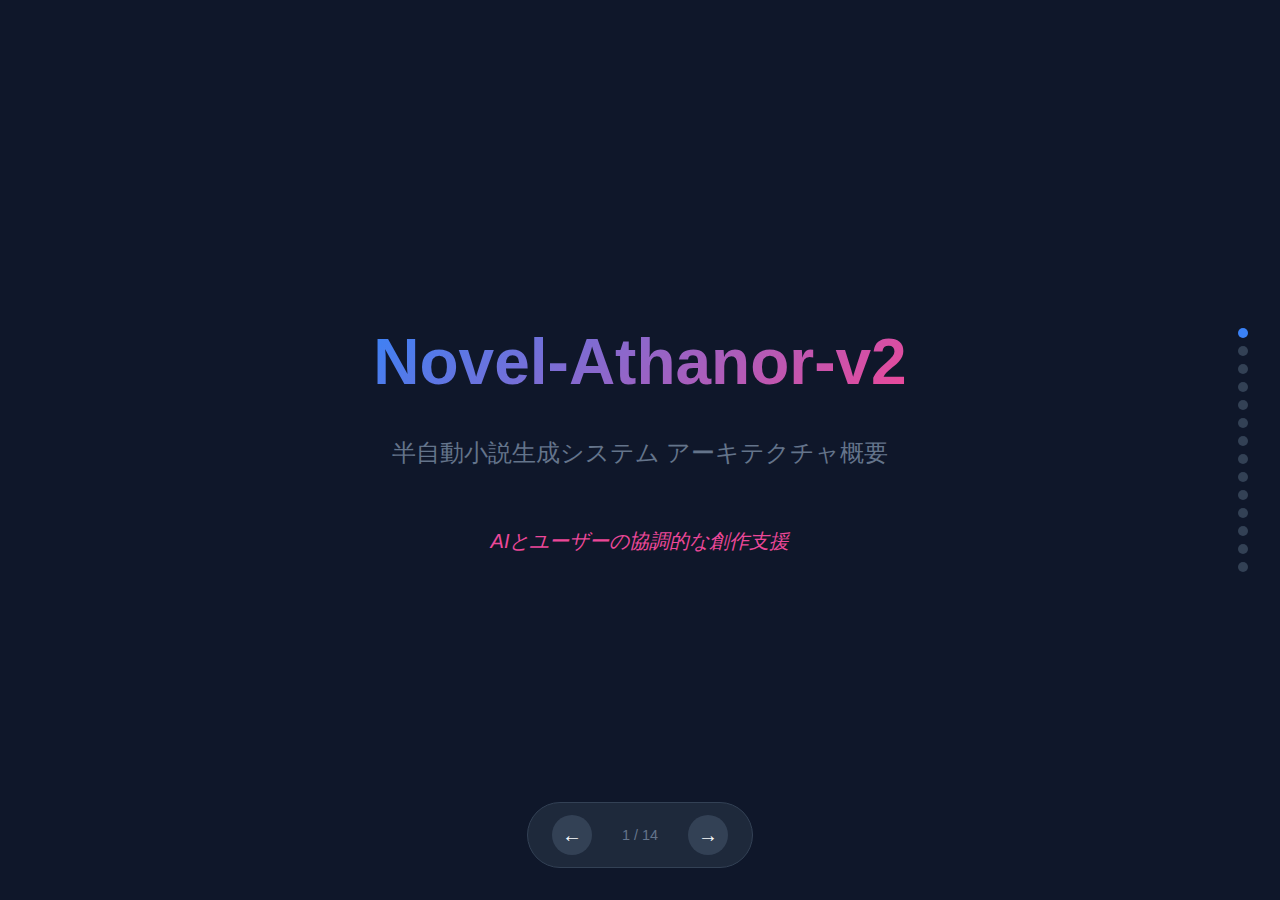
<file: docs/presentations/architecture-overview/index.html>
<!DOCTYPE html>
<html lang="ja">
<head>
  <meta charset="UTF-8">
  <meta name="viewport" content="width=device-width, initial-scale=1.0">
  <title>Novel-Athanor-v2 Architecture Overview</title>
  <link rel="stylesheet" href="assets/styles.css">
</head>
<body>
  <div class="presentation">

    <!-- Slide 1: Title -->
    <section class="slide slide-title active" data-slide="1">
      <h1>Novel-Athanor-v2</h1>
      <p class="subtitle">半自動小説生成システム アーキテクチャ概要</p>
      <p class="tagline">AIとユーザーの協調的な創作支援</p>
    </section>

    <!-- Slide 2: Background -->
    <section class="slide" data-slide="2">
      <h2>プロジェクト背景</h2>
      <p>3つの既存プロジェクトの長所を統合し、新しい創作支援システムを構築</p>

      <div class="content-grid">
        <div class="card">
          <h3>Novel-Athanor</h3>
          <ul>
            <li>設定管理システム</li>
            <li>フェーズ管理機能</li>
            <li>Obsidian連携</li>
          </ul>
        </div>
        <div class="card">
          <h3>NovelWriter</h3>
          <ul>
            <li>マルチエージェント設計</li>
            <li>自動生成機能</li>
            <li>品質管理ワークフロー</li>
          </ul>
        </div>
        <div class="card">
          <h3>302_novel_writing</h3>
          <ul>
            <li>Web UIインターフェース</li>
            <li>多言語対応</li>
            <li>API設計</li>
          </ul>
        </div>
      </div>
    </section>

    <!-- Slide 3: Differentiation -->
    <section class="slide" data-slide="3">
      <h2>差別化ポイント</h2>
      <p>既存プロジェクトにない革新的機能を追加</p>

      <div class="content-grid">
        <div class="card card-highlight">
          <h3>AI情報制御</h3>
          <p>4段階可視性レベルによるネタバレ防止</p>
          <span class="status-badge status-in-progress">
            <span class="status-dot"></span>
            実装中
          </span>
        </div>
        <div class="card card-highlight">
          <h3>伏線管理システム</h3>
          <p>Chekhov's Gun Tracker（微細度スケール1-10付き）</p>
          <span class="status-badge status-in-progress">
            <span class="status-dot"></span>
            実装中
          </span>
        </div>
        <div class="card card-highlight">
          <h3>半自動ワークフロー</h3>
          <p>Phase-Gate-Approval + The Relay</p>
          <span class="status-badge status-pending">
            <span class="status-dot"></span>
            未着手
          </span>
        </div>
      </div>
    </section>

    <!-- Slide 4: Architecture Overview -->
    <section class="slide" data-slide="4">
      <h2>5層アーキテクチャ</h2>
      <p>責務を明確に分離した階層構造</p>

      <div class="architecture-stack">
        <div class="layer layer-l5">
          <span class="layer-label">L5</span>
          <span class="layer-name">Orchestration Layer（統制レイヤー）</span>
          <span class="layer-components">Chief Editor, Phase-Gate-Approval</span>
        </div>
        <div class="layer layer-l4">
          <span class="layer-label">L4</span>
          <span class="layer-name">Agent Layer（エージェントレイヤー）</span>
          <span class="layer-components">The Relay: Continuity → Ghost Writer → Reviewer</span>
        </div>
        <div class="layer layer-l3">
          <span class="layer-label">L3</span>
          <span class="layer-name">AI Information Control Layer（AI情報制御）</span>
          <span class="layer-components">Visibility Controller, Expression Filter, Foreshadow Manager</span>
        </div>
        <div class="layer layer-l2">
          <span class="layer-label">L2</span>
          <span class="layer-name">Context Builder（コンテキスト構築）</span>
          <span class="layer-components">Lazy Loader, Phase Filter, Collectors</span>
        </div>
        <div class="layer layer-l1">
          <span class="layer-label">L1</span>
          <span class="layer-name">Data Layer（データレイヤー）</span>
          <span class="layer-components">Vault: Episodes, Characters, World, Plot, Foreshadow</span>
        </div>
      </div>
    </section>

    <!-- Slide 5: L1 Data Layer -->
    <section class="slide" data-slide="5">
      <h2>L1: Data Layer</h2>
      <span class="status-badge status-complete"><span class="status-dot"></span>実装完了</span>

      <div class="content-split">
        <div>
          <h3>Vault構造（Obsidian互換）</h3>
          <pre><code>vault/{作品名}/
├── episodes/         # エピソード本文
├── characters/       # キャラクター設定
├── world/            # 世界観設定
├── _plot/            # L1/L2/L3 プロット
├── _summary/         # L1/L2/L3 サマリ
├── _foreshadowing/   # 伏線管理
├── _ai_control/      # AI制御設定
├── _settings/        # 作品設定
└── _style_guides/    # 文体ガイド</code></pre>
        </div>
        <div>
          <h3>データモデル</h3>
          <table>
            <tr><th>モデル</th><th>役割</th></tr>
            <tr><td><code>Character</code></td><td>キャラクター設定（フェーズ管理）</td></tr>
            <tr><td><code>Episode</code></td><td>エピソード本文</td></tr>
            <tr><td><code>Plot</code></td><td>L1/L2/L3 プロット構造</td></tr>
            <tr><td><code>Foreshadowing</code></td><td>伏線定義と状態</td></tr>
            <tr><td><code>WorldSetting</code></td><td>世界観設定</td></tr>
            <tr><td><code>Secret</code></td><td>秘密情報（AI制御対象）</td></tr>
          </table>
        </div>
      </div>
    </section>

    <!-- Slide 6: L2 Context Builder -->
    <section class="slide" data-slide="6">
      <h2>L2: Context Builder</h2>
      <span class="status-badge status-complete"><span class="status-dot"></span>実装完了</span>

      <div class="content-split">
        <div>
          <h3>コンポーネント</h3>
          <div class="card">
            <h3>Lazy Loader</h3>
            <p>必要最小限のデータを遅延読み込み</p>
          </div>
          <div class="card" style="margin-top:1rem">
            <h3>Phase Filter</h3>
            <p>current_phaseに基づく情報フィルタリング</p>
          </div>
        </div>
        <div>
          <h3>Context Collectors（AoT並列収集）</h3>
          <table>
            <tr><th>Collector</th><th>収集対象</th></tr>
            <tr><td><code>PlotCollector</code></td><td>L1/L2/L3 プロット</td></tr>
            <tr><td><code>SummaryCollector</code></td><td>L1/L2/L3 サマリー</td></tr>
            <tr><td><code>CharacterCollector</code></td><td>キャラクター設定</td></tr>
            <tr><td><code>WorldSettingCollector</code></td><td>世界観設定</td></tr>
            <tr><td><code>StyleGuideCollector</code></td><td>文体ガイド</td></tr>
          </table>
        </div>
      </div>
    </section>

    <!-- Slide 7: L3 AI Information Control -->
    <section class="slide" data-slide="7">
      <h2>L3: AI Information Control Layer</h2>
      <span class="status-badge status-in-progress"><span class="status-dot"></span>Phase E 進行中</span>

      <div class="content-grid">
        <div class="card">
          <h3>Visibility Controller</h3>
          <p>Level 0-3 の可視性判定を行い、AIに渡す情報を制御</p>
          <span class="status-badge status-complete"><span class="status-dot"></span>完了</span>
        </div>
        <div class="card">
          <h3>Expression Filter</h3>
          <p>禁止キーワード検出、類似度チェック</p>
          <span class="status-badge status-complete"><span class="status-dot"></span>完了</span>
        </div>
        <div class="card">
          <h3>Foreshadowing Manager</h3>
          <p>伏線ライフサイクル管理（登録→設置→強化→回収）</p>
          <span class="status-badge status-complete"><span class="status-dot"></span>完了</span>
        </div>
        <div class="card">
          <h3>Instruction Generator</h3>
          <p>伏線指示書の自動生成</p>
          <span class="status-badge status-in-progress"><span class="status-dot"></span>進行中</span>
        </div>
      </div>
    </section>

    <!-- Slide 8: L4 Agent Layer -->
    <section class="slide" data-slide="8">
      <h2>L4: Agent Layer - The Relay</h2>
      <span class="status-badge status-pending"><span class="status-dot"></span>未着手</span>

      <p>エージェント間のリレー形式による協調処理</p>

      <div class="lifecycle">
        <div class="lifecycle-stage stage-registered">
          Continuity Director<br>
          <small>コンテキスト構築</small>
        </div>
        <span class="lifecycle-arrow">→</span>
        <div class="lifecycle-stage stage-planted">
          Ghost Writer<br>
          <small>テキスト生成</small>
        </div>
        <span class="lifecycle-arrow">→</span>
        <div class="lifecycle-stage stage-reinforced">
          Reviewer Agent<br>
          <small>情報漏洩チェック</small>
        </div>
        <span class="lifecycle-arrow">→</span>
        <div class="lifecycle-stage stage-resolved">
          Quality Agent<br>
          <small>品質スコアリング</small>
        </div>
      </div>

      <div class="card" style="margin-top:2rem">
        <h3>設計方針</h3>
        <ul>
          <li>各エージェントは単一責務を持つ</li>
          <li>入出力が明確に定義されている</li>
          <li>L3層を通じて情報制御が適用される</li>
        </ul>
      </div>
    </section>

    <!-- Slide 9: L5 Orchestration Layer -->
    <section class="slide" data-slide="9">
      <h2>L5: Orchestration Layer</h2>
      <span class="status-badge status-pending"><span class="status-dot"></span>未着手</span>

      <div class="content-split">
        <div>
          <div class="card">
            <h3>Chief Editor</h3>
            <p>全体統括エージェント</p>
            <ul>
              <li>タスク分解と割り当て</li>
              <li>エージェント間の調整</li>
              <li>結果の統合と品質保証</li>
            </ul>
          </div>
        </div>
        <div>
          <div class="card">
            <h3>Phase-Gate-Approval</h3>
            <p>承認ゲート管理</p>
            <ul>
              <li>フェーズ遷移の制御</li>
              <li>ユーザー承認の取得</li>
              <li>状態の永続化</li>
            </ul>
          </div>
        </div>
      </div>

      <div class="card" style="margin-top:2rem">
        <h3>ワークフロー</h3>
        <pre><code>Planning → [承認] → Building → [承認] → Review → [承認] → Complete</code></pre>
      </div>
    </section>

    <!-- Slide 10: AI Visibility System -->
    <section class="slide" data-slide="10">
      <h2>4段階AI可視性システム</h2>
      <p>AIに渡す情報を段階的に制御し、ネタバレを防止</p>

      <div class="visibility-grid">
        <div class="visibility-card level-0">
          <div class="visibility-level">0</div>
          <div class="visibility-name">完全秘匿</div>
          <div class="visibility-desc">
            <strong>AIの認識:</strong> 存在すら知らない<br>
            <strong>AIの行動:</strong> 言及不可
          </div>
        </div>
        <div class="visibility-card level-1">
          <div class="visibility-level">1</div>
          <div class="visibility-name">認識のみ</div>
          <div class="visibility-desc">
            <strong>AIの認識:</strong>「何かある」と知る<br>
            <strong>AIの行動:</strong> 匂わせのみ
          </div>
        </div>
        <div class="visibility-card level-2">
          <div class="visibility-level">2</div>
          <div class="visibility-name">内容認識</div>
          <div class="visibility-desc">
            <strong>AIの認識:</strong> 内容を知っている<br>
            <strong>AIの行動:</strong> 直接言及禁止
          </div>
        </div>
        <div class="visibility-card level-3">
          <div class="visibility-level">3</div>
          <div class="visibility-name">使用可能</div>
          <div class="visibility-desc">
            <strong>AIの認識:</strong> 完全に把握<br>
            <strong>AIの行動:</strong> 自由に使用
          </div>
        </div>
      </div>
    </section>

    <!-- Slide 11: Foreshadowing System -->
    <section class="slide" data-slide="11">
      <h2>伏線管理システム</h2>
      <p>Chekhov's Gun Tracker - 伏線のライフサイクルを追跡</p>

      <div class="lifecycle">
        <div class="lifecycle-stage stage-registered">
          registered<br>
          <small>登録済み</small>
        </div>
        <span class="lifecycle-arrow">→</span>
        <div class="lifecycle-stage stage-planted">
          planted<br>
          <small>設置完了</small>
        </div>
        <span class="lifecycle-arrow">→</span>
        <div class="lifecycle-stage stage-reinforced">
          reinforced<br>
          <small>強化済み</small>
        </div>
        <span class="lifecycle-arrow">→</span>
        <div class="lifecycle-stage stage-resolved">
          resolved<br>
          <small>回収完了</small>
        </div>
      </div>

      <div class="content-split" style="margin-top:2rem">
        <div class="card">
          <h3>伏線指示タイプ</h3>
          <table>
            <tr><th>タイプ</th><th>説明</th><th>微細度</th></tr>
            <tr><td><code>PLANT</code></td><td>伏線を設置</td><td>4（控えめ）</td></tr>
            <tr><td><code>REINFORCE</code></td><td>伏線を強化</td><td>6（中程度）</td></tr>
            <tr><td><code>HINT</code></td><td>ヒントを提示</td><td>8（明示的）</td></tr>
          </table>
        </div>
        <div class="card">
          <h3>微細度スケール（1-10）</h3>
          <ul>
            <li><strong>1-3:</strong> ほぼ気づかない暗示</li>
            <li><strong>4-6:</strong> 注意深い読者が気づく</li>
            <li><strong>7-9:</strong> 多くの読者が気づく</li>
            <li><strong>10:</strong> 明示的な言及</li>
          </ul>
        </div>
      </div>
    </section>

    <!-- Slide 12: Implementation Status -->
    <section class="slide" data-slide="12">
      <h2>実装状況サマリー</h2>

      <div class="progress-container">
        <div class="progress-bar">
          <div class="progress-segment progress-complete" style="width: 45%">L1-L2 完了</div>
          <div class="progress-segment progress-in-progress" style="width: 25%">L3 進行中</div>
          <div class="progress-segment progress-pending" style="width: 30%">L4-L5 未着手</div>
        </div>
      </div>

      <div class="content-grid">
        <div class="card">
          <h3>完了 (45%)</h3>
          <ul>
            <li>L1: Data Layer 全機能</li>
            <li>L2: Context Builder 全機能</li>
            <li>L3: Phase A-D</li>
          </ul>
        </div>
        <div class="card">
          <h3>進行中 (25%)</h3>
          <ul>
            <li>L3: Phase E（伏線・Visibility統合）</li>
            <li>L3: Phase F（指示生成）</li>
            <li>L3: Phase G（統合テスト）</li>
          </ul>
        </div>
        <div class="card">
          <h3>未着手 (30%)</h3>
          <ul>
            <li>L4: Agent Layer</li>
            <li>L5: Orchestration Layer</li>
            <li>CLI インターフェース</li>
          </ul>
        </div>
      </div>

      <div class="card" style="margin-top:2rem">
        <h3>品質指標</h3>
        <p>テスト: <strong>576件以上</strong> 全パス | mypy: エラー 0 | ruff: エラー 0</p>
      </div>
    </section>

    <!-- Slide 13: Roadmap -->
    <section class="slide" data-slide="13">
      <h2>今後のロードマップ</h2>

      <table>
        <tr>
          <th>フェーズ</th>
          <th>内容</th>
          <th>状態</th>
        </tr>
        <tr>
          <td>L3 Phase E</td>
          <td>伏線・Visibility統合、ContextBuilder統合ファサード</td>
          <td><span class="status-badge status-in-progress"><span class="status-dot"></span>進行中</span></td>
        </tr>
        <tr>
          <td>L3 Phase F</td>
          <td>指示生成（InstructionGenerator完成）</td>
          <td><span class="status-badge status-pending"><span class="status-dot"></span>未着手</span></td>
        </tr>
        <tr>
          <td>L3 Phase G</td>
          <td>L3レイヤー統合テスト</td>
          <td><span class="status-badge status-pending"><span class="status-dot"></span>未着手</span></td>
        </tr>
        <tr>
          <td>L4 実装</td>
          <td>The Relay エージェント群の実装</td>
          <td><span class="status-badge status-pending"><span class="status-dot"></span>未着手</span></td>
        </tr>
        <tr>
          <td>L5 実装</td>
          <td>Chief Editor、Phase-Gate-Approval</td>
          <td><span class="status-badge status-pending"><span class="status-dot"></span>未着手</span></td>
        </tr>
        <tr>
          <td>CLI/UI</td>
          <td>コマンドラインインターフェース</td>
          <td><span class="status-badge status-pending"><span class="status-dot"></span>未着手</span></td>
        </tr>
      </table>
    </section>

    <!-- Slide 14: Tech Stack -->
    <section class="slide" data-slide="14">
      <h2>技術スタック</h2>

      <div class="tech-grid">
        <div class="tech-item">
          <div class="tech-icon">🐍</div>
          <div>
            <div class="tech-name">Python 3.10+</div>
            <div class="tech-desc">コア実装言語</div>
          </div>
        </div>
        <div class="tech-item">
          <div class="tech-icon">🤖</div>
          <div>
            <div class="tech-name">Claude (Opus/Sonnet)</div>
            <div class="tech-desc">AI エンジン</div>
          </div>
        </div>
        <div class="tech-item">
          <div class="tech-icon">📝</div>
          <div>
            <div class="tech-name">Obsidian</div>
            <div class="tech-desc">データ管理（Vault構造）</div>
          </div>
        </div>
        <div class="tech-item">
          <div class="tech-icon">💻</div>
          <div>
            <div class="tech-name">Claude Code</div>
            <div class="tech-desc">開発・実行環境</div>
          </div>
        </div>
        <div class="tech-item">
          <div class="tech-icon">📄</div>
          <div>
            <div class="tech-name">Markdown + YAML</div>
            <div class="tech-desc">データフォーマット</div>
          </div>
        </div>
        <div class="tech-item">
          <div class="tech-icon">🔤</div>
          <div>
            <div class="tech-name">fugashi + unidic-lite</div>
            <div class="tech-desc">日本語形態素解析</div>
          </div>
        </div>
      </div>

      <div class="card" style="margin-top:3rem;text-align:center">
        <h3>設計原則</h3>
        <p style="font-size:1.1rem">
          情報制御優先 | ツール強制 | 人間最終判断 | 段階的実装 | LLM非依存コア
        </p>
      </div>
    </section>

  </div>

  <!-- Navigation -->
  <nav class="nav">
    <button class="nav-btn" id="prev-btn" aria-label="前のスライド">←</button>
    <span class="nav-counter"><span id="current-slide">1</span> / <span id="total-slides">14</span></span>
    <button class="nav-btn" id="next-btn" aria-label="次のスライド">→</button>
  </nav>

  <!-- Slide Indicators -->
  <div class="indicators" id="indicators"></div>

  <script>
    const slides = document.querySelectorAll('.slide');
    const totalSlides = slides.length;
    let currentSlide = 1;

    const prevBtn = document.getElementById('prev-btn');
    const nextBtn = document.getElementById('next-btn');
    const currentSlideSpan = document.getElementById('current-slide');
    const totalSlidesSpan = document.getElementById('total-slides');
    const indicatorsContainer = document.getElementById('indicators');

    // Initialize
    totalSlidesSpan.textContent = totalSlides;

    // Create indicators
    for (let i = 1; i <= totalSlides; i++) {
      const indicator = document.createElement('div');
      indicator.className = 'indicator' + (i === 1 ? ' active' : '');
      indicator.dataset.slide = i;
      indicator.addEventListener('click', () => goToSlide(i));
      indicatorsContainer.appendChild(indicator);
    }

    function updateSlide() {
      slides.forEach((slide, index) => {
        slide.classList.toggle('active', index + 1 === currentSlide);
      });

      document.querySelectorAll('.indicator').forEach((ind, index) => {
        ind.classList.toggle('active', index + 1 === currentSlide);
      });

      currentSlideSpan.textContent = currentSlide;
      prevBtn.disabled = currentSlide === 1;
      nextBtn.disabled = currentSlide === totalSlides;
    }

    function goToSlide(n) {
      currentSlide = Math.max(1, Math.min(n, totalSlides));
      updateSlide();
    }

    function nextSlide() {
      if (currentSlide < totalSlides) {
        currentSlide++;
        updateSlide();
      }
    }

    function prevSlide() {
      if (currentSlide > 1) {
        currentSlide--;
        updateSlide();
      }
    }

    // Event listeners
    prevBtn.addEventListener('click', prevSlide);
    nextBtn.addEventListener('click', nextSlide);

    document.addEventListener('keydown', (e) => {
      if (e.key === 'ArrowRight' || e.key === ' ') {
        e.preventDefault();
        nextSlide();
      } else if (e.key === 'ArrowLeft') {
        e.preventDefault();
        prevSlide();
      } else if (e.key === 'Home') {
        e.preventDefault();
        goToSlide(1);
      } else if (e.key === 'End') {
        e.preventDefault();
        goToSlide(totalSlides);
      }
    });

    // Touch support
    let touchStartX = 0;
    let touchEndX = 0;

    document.addEventListener('touchstart', (e) => {
      touchStartX = e.changedTouches[0].screenX;
    });

    document.addEventListener('touchend', (e) => {
      touchEndX = e.changedTouches[0].screenX;
      const diff = touchStartX - touchEndX;
      if (Math.abs(diff) > 50) {
        if (diff > 0) nextSlide();
        else prevSlide();
      }
    });
  </script>
</body>
</html>
</file>
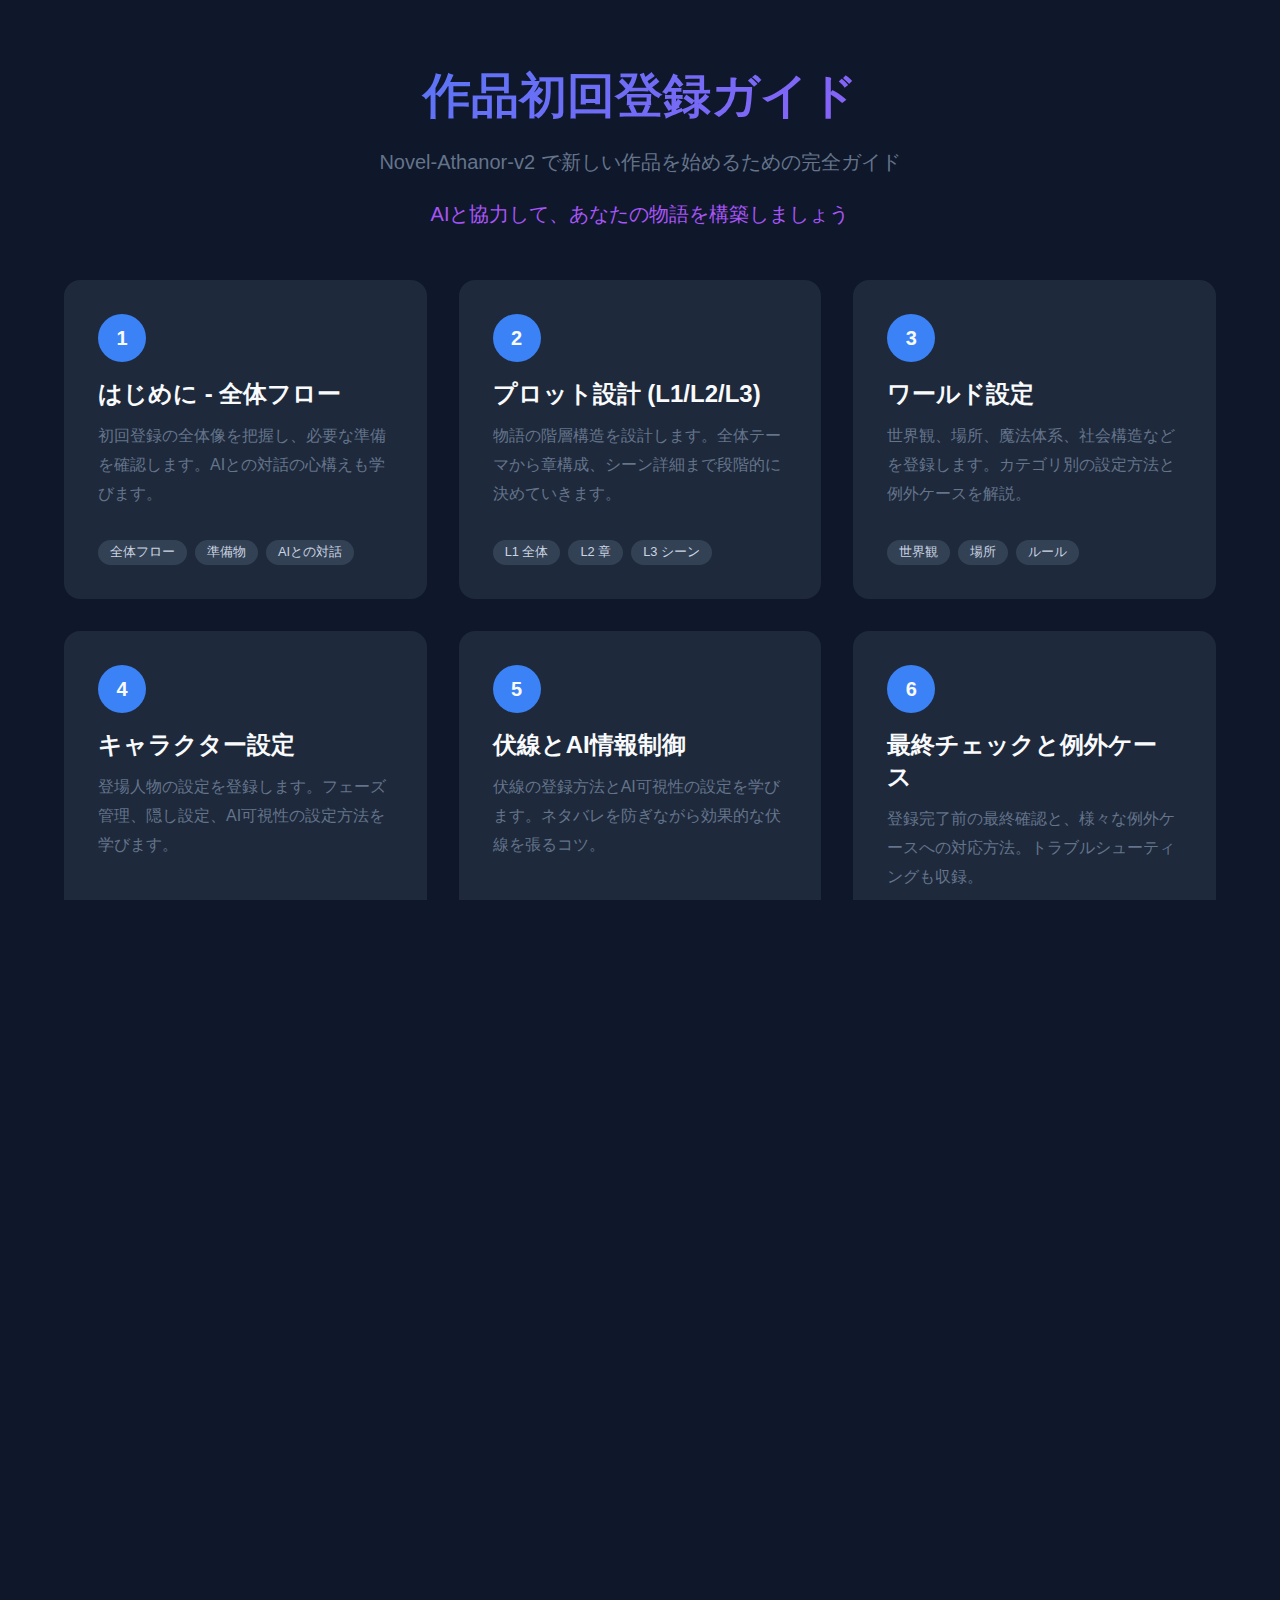
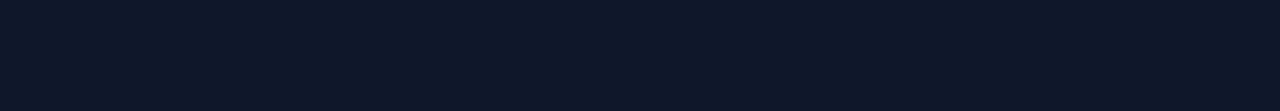
<file: docs/presentations/initial-registration/index.html>
<!DOCTYPE html>
<html lang="ja">
<head>
  <meta charset="UTF-8">
  <meta name="viewport" content="width=device-width, initial-scale=1.0">
  <title>作品初回登録ガイド - Novel-Athanor-v2</title>
  <link rel="stylesheet" href="assets/styles.css">
</head>
<body>
  <div class="index-page">
    <header class="index-header">
      <h1>作品初回登録ガイド</h1>
      <p>Novel-Athanor-v2 で新しい作品を始めるための完全ガイド</p>
      <p style="margin-top: 1rem; color: var(--level-l3);">AIと協力して、あなたの物語を構築しましょう</p>
    </header>

    <div class="index-grid">
      <!-- Card 1: Overview -->
      <a href="01-overview.html" class="index-card">
        <div class="index-card-number">1</div>
        <h3>はじめに - 全体フロー</h3>
        <p>初回登録の全体像を把握し、必要な準備を確認します。AIとの対話の心構えも学びます。</p>
        <div class="index-card-topics">
          <span class="topic-tag">全体フロー</span>
          <span class="topic-tag">準備物</span>
          <span class="topic-tag">AIとの対話</span>
        </div>
      </a>

      <!-- Card 2: Plot Design -->
      <a href="02-plot-design.html" class="index-card">
        <div class="index-card-number">2</div>
        <h3>プロット設計 (L1/L2/L3)</h3>
        <p>物語の階層構造を設計します。全体テーマから章構成、シーン詳細まで段階的に決めていきます。</p>
        <div class="index-card-topics">
          <span class="topic-tag">L1 全体</span>
          <span class="topic-tag">L2 章</span>
          <span class="topic-tag">L3 シーン</span>
        </div>
      </a>

      <!-- Card 3: World Settings -->
      <a href="03-world-settings.html" class="index-card">
        <div class="index-card-number">3</div>
        <h3>ワールド設定</h3>
        <p>世界観、場所、魔法体系、社会構造などを登録します。カテゴリ別の設定方法と例外ケースを解説。</p>
        <div class="index-card-topics">
          <span class="topic-tag">世界観</span>
          <span class="topic-tag">場所</span>
          <span class="topic-tag">ルール</span>
        </div>
      </a>

      <!-- Card 4: Character Settings -->
      <a href="04-character-settings.html" class="index-card">
        <div class="index-card-number">4</div>
        <h3>キャラクター設定</h3>
        <p>登場人物の設定を登録します。フェーズ管理、隠し設定、AI可視性の設定方法を学びます。</p>
        <div class="index-card-topics">
          <span class="topic-tag">基本設定</span>
          <span class="topic-tag">フェーズ管理</span>
          <span class="topic-tag">隠し設定</span>
        </div>
      </a>

      <!-- Card 5: Foreshadowing -->
      <a href="05-foreshadowing.html" class="index-card">
        <div class="index-card-number">5</div>
        <h3>伏線とAI情報制御</h3>
        <p>伏線の登録方法とAI可視性の設定を学びます。ネタバレを防ぎながら効果的な伏線を張るコツ。</p>
        <div class="index-card-topics">
          <span class="topic-tag">伏線登録</span>
          <span class="topic-tag">AI可視性</span>
          <span class="topic-tag">ネタバレ防止</span>
        </div>
      </a>

      <!-- Card 6: Finalization -->
      <a href="06-finalization.html" class="index-card">
        <div class="index-card-number">6</div>
        <h3>最終チェックと例外ケース</h3>
        <p>登録完了前の最終確認と、様々な例外ケースへの対応方法。トラブルシューティングも収録。</p>
        <div class="index-card-topics">
          <span class="topic-tag">チェックリスト</span>
          <span class="topic-tag">例外対応</span>
          <span class="topic-tag">トラブル対処</span>
        </div>
      </a>
    </div>

    <div style="text-align: center; margin-top: 4rem;">
      <div class="concept-box" style="max-width: 800px; margin: 0 auto;">
        <h3>推奨学習順序</h3>
        <div class="flow-horizontal" style="margin-top: 1.5rem;">
          <div class="flow-step l1" style="min-width: 100px;">1. 概要</div>
          <span class="flow-arrow">→</span>
          <div class="flow-step l1" style="min-width: 100px;">2. プロット</div>
          <span class="flow-arrow">→</span>
          <div class="flow-step l2" style="min-width: 100px;">3. 世界観</div>
          <span class="flow-arrow">→</span>
          <div class="flow-step l2" style="min-width: 100px;">4. キャラ</div>
          <span class="flow-arrow">→</span>
          <div class="flow-step l3" style="min-width: 100px;">5. 伏線</div>
          <span class="flow-arrow">→</span>
          <div class="flow-step complete" style="min-width: 100px;">6. 完了</div>
        </div>
        <p style="margin-top: 1.5rem; font-size: 1rem;">
          初めての方は順番に進めることをお勧めします。<br>
          経験者は必要なセクションだけ参照できます。
        </p>
      </div>
    </div>

    <footer style="text-align: center; margin-top: 4rem; padding: 2rem; color: var(--text-muted);">
      <p>Novel-Athanor-v2 Documentation</p>
      <p style="font-size: 0.9rem; margin-top: 0.5rem;">
        <a href="../workflow-guide/index.html" style="color: var(--accent); text-decoration: none;">ワークフローガイド</a> |
        <a href="../architecture-overview/index.html" style="color: var(--accent); text-decoration: none;">アーキテクチャ概要</a> |
        <a href="../ui-guide/index.html" style="color: var(--accent); text-decoration: none;">UIガイド</a>
      </p>
    </footer>
  </div>
</body>
</html>
</file>
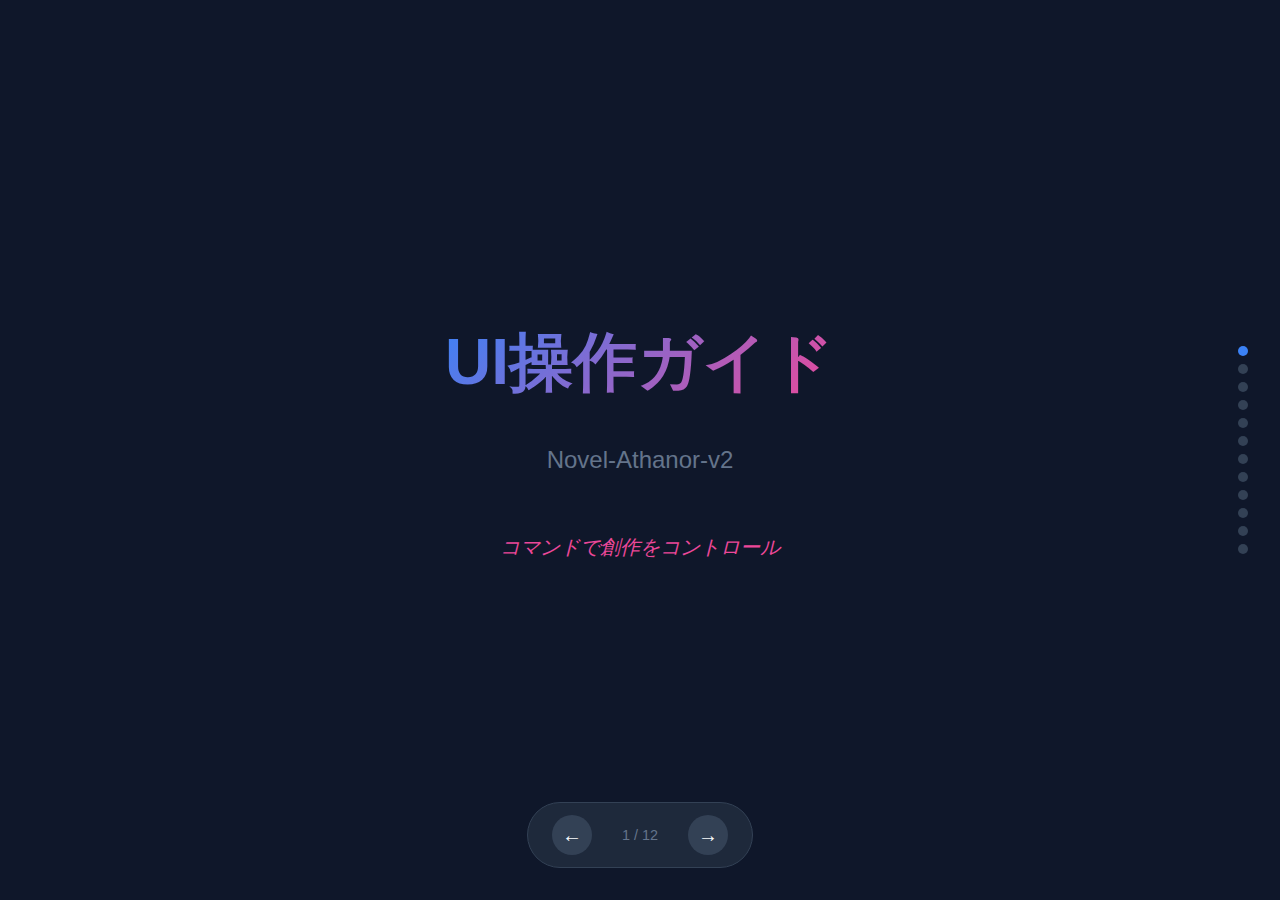
<file: docs/presentations/ui-guide/index.html>
<!DOCTYPE html>
<html lang="ja">
<head>
  <meta charset="UTF-8">
  <meta name="viewport" content="width=device-width, initial-scale=1.0">
  <title>UI操作ガイド - Novel-Athanor-v2</title>
  <link rel="stylesheet" href="assets/styles.css">
</head>
<body>
  <div class="presentation">

    <!-- Slide 1: Title -->
    <section class="slide slide-title active" data-slide="1">
      <h1>UI操作ガイド</h1>
      <p class="subtitle">Novel-Athanor-v2</p>
      <p class="tagline">コマンドで創作をコントロール</p>
    </section>

    <!-- Slide 2: Environment -->
    <section class="slide" data-slide="2">
      <h2>操作環境</h2>
      <p>Claude Code と Obsidian の連携で創作を管理</p>

      <div class="env-diagram">
        <div class="env-box claude-code">
          <div class="env-icon">💻</div>
          <div class="env-name">Claude Code</div>
          <p style="font-size:0.85rem;color:var(--text-muted);margin-top:0.5rem">コマンド実行<br>AI との対話</p>
        </div>
        <span class="env-arrow">↔</span>
        <div class="env-box obsidian">
          <div class="env-icon">📝</div>
          <div class="env-name">Obsidian</div>
          <p style="font-size:0.85rem;color:var(--text-muted);margin-top:0.5rem">設定ファイル編集<br>執筆内容の確認</p>
        </div>
        <span class="env-arrow">↔</span>
        <div class="env-box vault">
          <div class="env-icon">📁</div>
          <div class="env-name">Vault</div>
          <p style="font-size:0.85rem;color:var(--text-muted);margin-top:0.5rem">作品データ<br>設定ファイル</p>
        </div>
      </div>

      <div class="card" style="margin-top:2rem">
        <h3>基本的な流れ</h3>
        <ol>
          <li>Claude Code でコマンドを実行</li>
          <li>AIが処理を実行</li>
          <li>結果がVaultに保存される</li>
          <li>Obsidian で内容を確認・編集</li>
        </ol>
      </div>
    </section>

    <!-- Slide 3: Command System -->
    <section class="slide" data-slide="3">
      <h2>コマンド体系</h2>
      <p><code>/athanor</code> を中心としたシンプルな構造</p>

      <div class="terminal">
        <div class="terminal-header">
          <div class="terminal-dot red"></div>
          <div class="terminal-dot yellow"></div>
          <div class="terminal-dot green"></div>
          <span class="terminal-title">Claude Code</span>
        </div>
        <div class="terminal-body">
          <span class="terminal-prompt">$</span> <span class="terminal-command">/athanor [サブコマンド]</span>
        </div>
      </div>

      <div class="content-grid" style="margin-top:1.5rem">
        <div class="command-card athanor">
          <div class="command-name">/athanor draft</div>
          <div class="command-desc">下書きを生成（The Relay 実行）</div>
        </div>
        <div class="command-card athanor">
          <div class="command-name">/athanor status</div>
          <div class="command-desc">伏線ダッシュボードを表示</div>
        </div>
        <div class="command-card athanor">
          <div class="command-name">/athanor quality</div>
          <div class="command-desc">品質レポートを生成</div>
        </div>
        <div class="command-card athanor">
          <div class="command-name">/athanor resume</div>
          <div class="command-desc">中断状態から再開</div>
        </div>
        <div class="command-card athanor">
          <div class="command-name">/athanor rollback</div>
          <div class="command-desc">チェックポイントに復旧</div>
        </div>
        <div class="command-card athanor">
          <div class="command-name">/athanor switch {作品}</div>
          <div class="command-desc">作品を切り替え</div>
        </div>
      </div>
    </section>

    <!-- Slide 4: Phase Commands -->
    <section class="slide" data-slide="4">
      <h2>フェーズ管理コマンド</h2>
      <p>創作のフェーズを切り替えます</p>

      <div class="content-grid">
        <div class="command-card phase">
          <div class="command-name">/planning</div>
          <div class="command-desc">PLANNINGフェーズを開始<br>企画・設計モードに切り替え</div>
        </div>
        <div class="command-card phase">
          <div class="command-name">/building</div>
          <div class="command-desc">BUILDINGフェーズを開始<br>執筆モードに切り替え</div>
        </div>
        <div class="command-card phase">
          <div class="command-name">/auditing</div>
          <div class="command-desc">AUDITINGフェーズを開始<br>レビューモードに切り替え</div>
        </div>
      </div>

      <div class="terminal" style="margin-top:2rem">
        <div class="terminal-header">
          <div class="terminal-dot red"></div>
          <div class="terminal-dot yellow"></div>
          <div class="terminal-dot green"></div>
          <span class="terminal-title">使用例</span>
        </div>
        <div class="terminal-body">
          <span class="terminal-prompt">$</span> <span class="terminal-command">/building</span>
          <div class="terminal-output">
            <span class="terminal-success">✓</span> BUILDINGフェーズに切り替えました<br>
            現在のタスク: 第3話の執筆<br>
            伏線アラート: 2件
          </div>
        </div>
      </div>
    </section>

    <!-- Slide 5: Draft Command -->
    <section class="slide" data-slide="5">
      <h2>下書き生成</h2>
      <p><code>/athanor draft</code> で The Relay を実行</p>

      <div class="terminal">
        <div class="terminal-header">
          <div class="terminal-dot red"></div>
          <div class="terminal-dot yellow"></div>
          <div class="terminal-dot green"></div>
          <span class="terminal-title">下書き生成の例</span>
        </div>
        <div class="terminal-body">
          <span class="terminal-prompt">$</span> <span class="terminal-command">/athanor draft</span>
          <div class="terminal-output">
            <span class="terminal-highlight">▶ Continuity Director</span> コンテキスト構築中...<br>
            <span class="terminal-highlight">▶ Ghost Writer</span> 下書き生成中...<br>
            <span class="terminal-highlight">▶ Reviewer</span> 漏洩チェック中...<br>
            <span class="terminal-success">✓</span> 承認<br>
            <span class="terminal-highlight">▶ Quality Agent</span> 品質評価中...<br>
            <br>
            <span class="terminal-success">━━━ 完了 ━━━</span><br>
            品質スコア: 0.75 (良好)<br>
            出力先: vault/作品名/episodes/ep003.md
          </div>
        </div>
      </div>

      <div class="card" style="margin-top:1.5rem">
        <h3>オプション</h3>
        <table>
          <tr><th>オプション</th><th>説明</th></tr>
          <tr><td><code>--scene {ID}</code></td><td>特定のシーンを指定</td></tr>
          <tr><td><code>--words {数}</code></td><td>目標文字数を指定</td></tr>
        </table>
      </div>
    </section>

    <!-- Slide 6: Status Command -->
    <section class="slide" data-slide="6">
      <h2>伏線ダッシュボード</h2>
      <p><code>/athanor status</code> で伏線の状態を確認</p>

      <div class="terminal">
        <div class="terminal-header">
          <div class="terminal-dot red"></div>
          <div class="terminal-dot yellow"></div>
          <div class="terminal-dot green"></div>
          <span class="terminal-title">伏線ダッシュボード</span>
        </div>
        <div class="terminal-body">
          <span class="terminal-prompt">$</span> <span class="terminal-command">/athanor status</span>
          <div class="terminal-output">
            <span class="terminal-highlight">━━━ 伏線ダッシュボード ━━━</span><br>
            <br>
            <span style="color:#fbbf24">⚠ アラート (2件)</span><br>
            ・FS-003: 第5話までに設置が必要<br>
            ・FS-007: 強化タイミング（推奨）<br>
            <br>
            <span style="color:#60a5fa">登録済み (3件)</span><br>
            ・FS-001: 主人公の過去<br>
            ・FS-002: 謎の手紙<br>
            ・FS-008: 師匠の正体<br>
            <br>
            <span style="color:#a78bfa">設置済み (2件)</span><br>
            ・FS-003: 古い写真<br>
            ・FS-004: 壊れた時計<br>
            <br>
            <span style="color:#4ade80">回収済み (1件)</span><br>
            ・FS-005: 約束の言葉
          </div>
        </div>
      </div>
    </section>

    <!-- Slide 7: Quality Command -->
    <section class="slide" data-slide="7">
      <h2>品質レポート</h2>
      <p><code>/athanor quality</code> で品質を詳細に確認</p>

      <div class="terminal">
        <div class="terminal-header">
          <div class="terminal-dot red"></div>
          <div class="terminal-dot yellow"></div>
          <div class="terminal-dot green"></div>
          <span class="terminal-title">品質レポート</span>
        </div>
        <div class="terminal-body">
          <span class="terminal-prompt">$</span> <span class="terminal-command">/athanor quality</span>
          <div class="terminal-output">
            <span class="terminal-highlight">━━━ 品質レポート ━━━</span><br>
            対象: ep003.md<br>
            <br>
            coherence:          <span style="color:#4ade80">0.82</span> ████████░░<br>
            pacing:             <span style="color:#fbbf24">0.65</span> ██████░░░░<br>
            prose:              <span style="color:#4ade80">0.78</span> ███████░░░<br>
            character_score:    <span style="color:#4ade80">0.75</span> ███████░░░<br>
            style:              <span style="color:#4ade80">0.80</span> ████████░░<br>
            <br>
            総合: <span class="terminal-success">0.76 (良好)</span><br>
            <br>
            <span style="color:#fbbf24">改善提案:</span><br>
            ・第3段落のテンポが遅い → 対話形式を検討
          </div>
        </div>
      </div>
    </section>

    <!-- Slide 8: Resume Command -->
    <section class="slide" data-slide="8">
      <h2>中断と再開</h2>
      <p><code>/resume</code> で前回の作業から再開</p>

      <div class="content-split">
        <div>
          <div class="terminal">
            <div class="terminal-header">
              <div class="terminal-dot red"></div>
              <div class="terminal-dot yellow"></div>
              <div class="terminal-dot green"></div>
              <span class="terminal-title">再開コマンド</span>
            </div>
            <div class="terminal-body">
              <span class="terminal-prompt">$</span> <span class="terminal-command">/resume</span>
              <div class="terminal-output">
                <span class="terminal-highlight">中断状態が見つかりました:</span><br>
                ・タスク: draft-scene-ep010<br>
                ・段階: quality_check<br>
                ・最終更新: 2026-01-24 10:30<br>
                <br>
                再開しますか? (y/n)
              </div>
            </div>
          </div>
        </div>
        <div>
          <div class="card">
            <h3>いつ使う？</h3>
            <ul>
              <li>作業途中でセッションを終了した</li>
              <li>PCを再起動した</li>
              <li>エラーで中断された</li>
            </ul>
          </div>
          <div class="card" style="margin-top:1rem">
            <h3>状態は自動保存</h3>
            <p>作業状態は <code>.claude/states/</code> に自動保存されます。</p>
          </div>
        </div>
      </div>
    </section>

    <!-- Slide 9: Rollback Command -->
    <section class="slide" data-slide="9">
      <h2>ロールバック</h2>
      <p><code>/athanor rollback</code> で問題発生時に復旧</p>

      <div class="terminal">
        <div class="terminal-header">
          <div class="terminal-dot red"></div>
          <div class="terminal-dot yellow"></div>
          <div class="terminal-dot green"></div>
          <span class="terminal-title">ロールバックの例</span>
        </div>
        <div class="terminal-body">
          <span class="terminal-prompt">$</span> <span class="terminal-command">/athanor rollback</span>
          <div class="terminal-output">
            <span class="terminal-highlight">直前のチェックポイント:</span><br>
            ・コミット: abc1234<br>
            ・日時: 2026-01-24 10:00<br>
            ・メッセージ: [auto] checkpoint before draft<br>
            <br>
            このコミットにリセットしますか? (y/n)
          </div>
        </div>
      </div>

      <div class="card" style="margin-top:2rem">
        <h3>チェックポイントとは？</h3>
        <p>作業開始時に自動で作成されるGitコミットです。<br>
        問題が起きても、この時点に戻れます。</p>
        <p style="margin-top:1rem;color:var(--status-warning)">
          ⚠️ ロールバックすると、その後の変更は失われます
        </p>
      </div>
    </section>

    <!-- Slide 10: Obsidian Integration -->
    <section class="slide" data-slide="10">
      <h2>Obsidian連携</h2>
      <p>Vault構造とファイル管理</p>

      <div class="content-split">
        <div class="vault-tree">
          <span class="folder">vault/作品名/</span><br>
          ├── <span class="folder">episodes/</span> <span class="comment"># 本文</span><br>
          │   ├── ep001.md<br>
          │   └── ep002.md<br>
          ├── <span class="folder">characters/</span> <span class="comment"># キャラ設定</span><br>
          ├── <span class="folder">world/</span> <span class="comment"># 世界観</span><br>
          ├── <span class="folder">_plot/</span> <span class="comment"># プロット</span><br>
          │   ├── L1_theme.md<br>
          │   ├── L2_chapters.md<br>
          │   └── L3_scenes.md<br>
          ├── <span class="folder">_foreshadowing/</span> <span class="comment"># 伏線</span><br>
          ├── <span class="folder">_ai_control/</span> <span class="comment"># AI制御</span><br>
          └── <span class="folder">_settings/</span> <span class="comment"># 作品設定</span>
        </div>
        <div>
          <div class="card">
            <h3>Obsidian での操作</h3>
            <ul>
              <li>設定ファイルの直接編集</li>
              <li>リンクでファイル間を移動</li>
              <li>グラフビューで関係を可視化</li>
            </ul>
          </div>
          <div class="card" style="margin-top:1rem">
            <h3>_ で始まるフォルダ</h3>
            <p>システム用のフォルダです。<br>
            直接編集しても構いませんが、<br>
            フォーマットを守ってください。</p>
          </div>
        </div>
      </div>
    </section>

    <!-- Slide 11: Troubleshooting -->
    <section class="slide" data-slide="11">
      <h2>トラブルシューティング</h2>
      <p>よくある問題と対処法</p>

      <div class="trouble-item">
        <div class="trouble-q">❓ コマンドが反応しない</div>
        <div class="trouble-a">
          → Claude Code が正しく起動しているか確認<br>
          → プロジェクトディレクトリにいるか確認
        </div>
      </div>

      <div class="trouble-item">
        <div class="trouble-q">❓ 「フェーズ警告」が表示される</div>
        <div class="trouble-a">
          → 現在のフェーズで許可されていない操作です<br>
          → <code>/planning</code> や <code>/building</code> でフェーズを切り替え
        </div>
      </div>

      <div class="trouble-item">
        <div class="trouble-q">❓ 下書きがうまく生成されない</div>
        <div class="trouble-a">
          → 必要な設定ファイル（キャラ、プロット等）があるか確認<br>
          → 伏線アラートを確認して対応
        </div>
      </div>

      <div class="trouble-item">
        <div class="trouble-q">❓ データが壊れた気がする</div>
        <div class="trouble-a">
          → <code>/athanor rollback</code> でチェックポイントに復旧<br>
          → それでもダメなら Git で手動復旧
        </div>
      </div>
    </section>

    <!-- Slide 12: Quick Reference -->
    <section class="slide" data-slide="12">
      <h2>コマンド一覧</h2>
      <p>クイックリファレンス</p>

      <table>
        <tr>
          <th>コマンド</th>
          <th>説明</th>
          <th>フェーズ</th>
        </tr>
        <tr>
          <td><code>/planning</code></td>
          <td>PLANNINGフェーズ開始</td>
          <td>Any</td>
        </tr>
        <tr>
          <td><code>/building</code></td>
          <td>BUILDINGフェーズ開始</td>
          <td>Any</td>
        </tr>
        <tr>
          <td><code>/auditing</code></td>
          <td>AUDITINGフェーズ開始</td>
          <td>Any</td>
        </tr>
        <tr>
          <td><code>/athanor draft</code></td>
          <td>下書き生成（The Relay）</td>
          <td>BUILDING</td>
        </tr>
        <tr>
          <td><code>/athanor status</code></td>
          <td>伏線ダッシュボード</td>
          <td>Any</td>
        </tr>
        <tr>
          <td><code>/athanor quality</code></td>
          <td>品質レポート</td>
          <td>BUILDING/AUDITING</td>
        </tr>
        <tr>
          <td><code>/resume</code></td>
          <td>中断状態から再開</td>
          <td>Any</td>
        </tr>
        <tr>
          <td><code>/athanor rollback</code></td>
          <td>チェックポイント復旧</td>
          <td>Any</td>
        </tr>
        <tr>
          <td><code>/athanor switch {名}</code></td>
          <td>作品切り替え</td>
          <td>Any</td>
        </tr>
      </table>
    </section>

  </div>

  <!-- Navigation -->
  <nav class="nav">
    <button class="nav-btn" id="prev-btn" aria-label="前のスライド">←</button>
    <span class="nav-counter"><span id="current-slide">1</span> / <span id="total-slides">12</span></span>
    <button class="nav-btn" id="next-btn" aria-label="次のスライド">→</button>
  </nav>

  <!-- Slide Indicators -->
  <div class="indicators" id="indicators"></div>

  <script>
    const slides = document.querySelectorAll('.slide');
    const totalSlides = slides.length;
    let currentSlide = 1;

    const prevBtn = document.getElementById('prev-btn');
    const nextBtn = document.getElementById('next-btn');
    const currentSlideSpan = document.getElementById('current-slide');
    const totalSlidesSpan = document.getElementById('total-slides');
    const indicatorsContainer = document.getElementById('indicators');

    totalSlidesSpan.textContent = totalSlides;

    for (let i = 1; i <= totalSlides; i++) {
      const indicator = document.createElement('div');
      indicator.className = 'indicator' + (i === 1 ? ' active' : '');
      indicator.dataset.slide = i;
      indicator.addEventListener('click', () => goToSlide(i));
      indicatorsContainer.appendChild(indicator);
    }

    function updateSlide() {
      slides.forEach((slide, index) => {
        slide.classList.toggle('active', index + 1 === currentSlide);
      });
      document.querySelectorAll('.indicator').forEach((ind, index) => {
        ind.classList.toggle('active', index + 1 === currentSlide);
      });
      currentSlideSpan.textContent = currentSlide;
      prevBtn.disabled = currentSlide === 1;
      nextBtn.disabled = currentSlide === totalSlides;
    }

    function goToSlide(n) {
      currentSlide = Math.max(1, Math.min(n, totalSlides));
      updateSlide();
    }

    function nextSlide() {
      if (currentSlide < totalSlides) { currentSlide++; updateSlide(); }
    }

    function prevSlide() {
      if (currentSlide > 1) { currentSlide--; updateSlide(); }
    }

    prevBtn.addEventListener('click', prevSlide);
    nextBtn.addEventListener('click', nextSlide);

    document.addEventListener('keydown', (e) => {
      if (e.key === 'ArrowRight' || e.key === ' ') { e.preventDefault(); nextSlide(); }
      else if (e.key === 'ArrowLeft') { e.preventDefault(); prevSlide(); }
      else if (e.key === 'Home') { e.preventDefault(); goToSlide(1); }
      else if (e.key === 'End') { e.preventDefault(); goToSlide(totalSlides); }
    });

    let touchStartX = 0;
    document.addEventListener('touchstart', (e) => { touchStartX = e.changedTouches[0].screenX; });
    document.addEventListener('touchend', (e) => {
      const diff = touchStartX - e.changedTouches[0].screenX;
      if (Math.abs(diff) > 50) { diff > 0 ? nextSlide() : prevSlide(); }
    });
  </script>
</body>
</html>
</file>
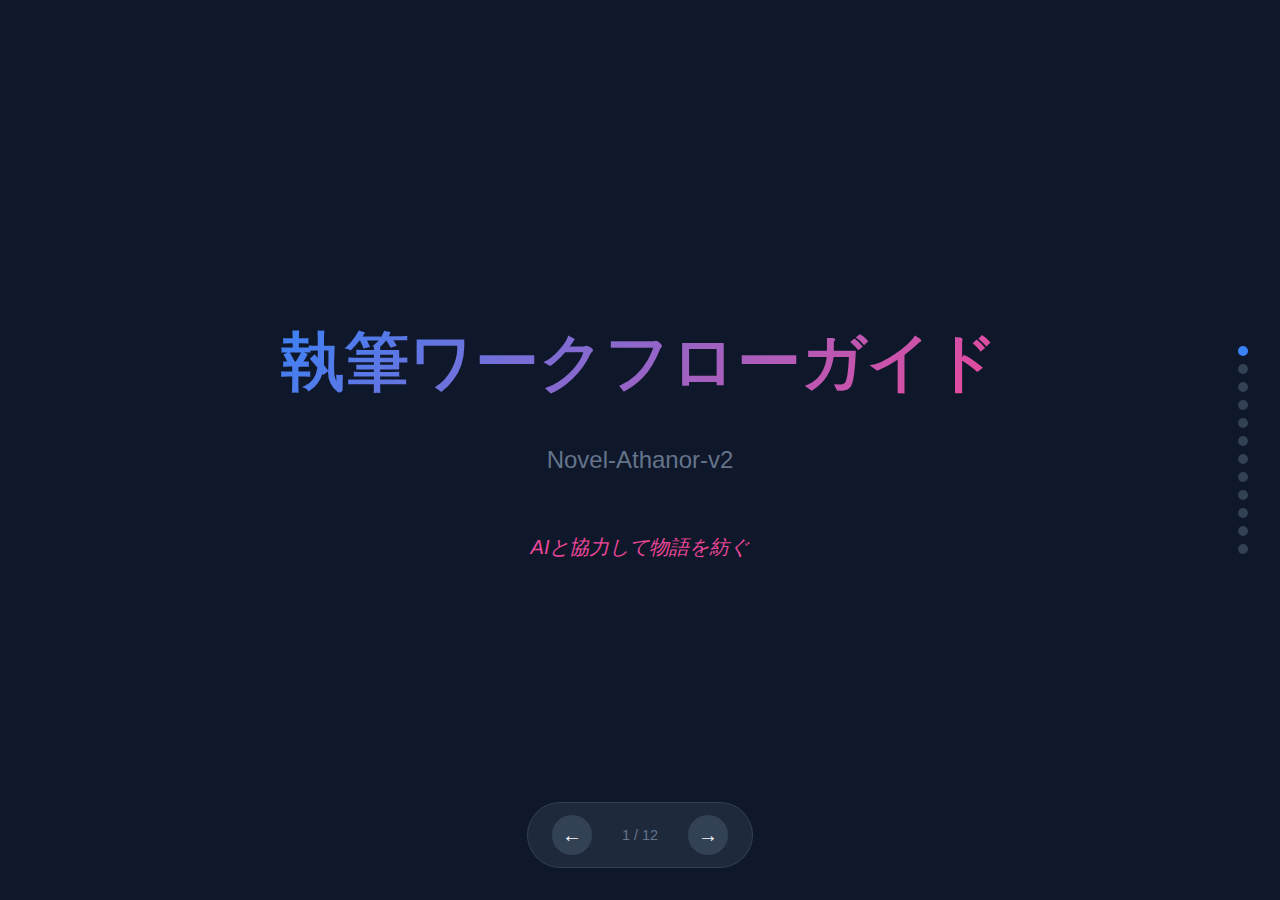
<file: docs/presentations/workflow-guide/index.html>
<!DOCTYPE html>
<html lang="ja">
<head>
  <meta charset="UTF-8">
  <meta name="viewport" content="width=device-width, initial-scale=1.0">
  <title>執筆ワークフローガイド - Novel-Athanor-v2</title>
  <link rel="stylesheet" href="assets/styles.css">
</head>
<body>
  <div class="presentation">

    <!-- Slide 1: Title -->
    <section class="slide slide-title active" data-slide="1">
      <h1>執筆ワークフローガイド</h1>
      <p class="subtitle">Novel-Athanor-v2</p>
      <p class="tagline">AIと協力して物語を紡ぐ</p>
    </section>

    <!-- Slide 2: Concept -->
    <section class="slide" data-slide="2">
      <h2>AIとの協調的創作とは</h2>

      <div class="concept-box">
        <h3>完全自動ではない、あなたが主役の創作</h3>
        <p class="lead">AIは「優秀なアシスタント」として、あなたの創造性をサポートします</p>
      </div>

      <div class="content-grid">
        <div class="card">
          <h3>あなたの役割</h3>
          <ul>
            <li>物語の方向性を決める</li>
            <li>キャラクターに命を吹き込む</li>
            <li>伏線のアイデアを出す</li>
            <li>最終的な判断を下す</li>
          </ul>
        </div>
        <div class="card">
          <h3>AIの役割</h3>
          <ul>
            <li>設定の整合性をチェック</li>
            <li>下書きを生成</li>
            <li>伏線の管理を支援</li>
            <li>品質をスコアリング</li>
          </ul>
        </div>
      </div>
    </section>

    <!-- Slide 3: Overall Flow -->
    <section class="slide" data-slide="3">
      <h2>全体フロー</h2>
      <p>創作は3つのフェーズで進みます</p>

      <div class="flow-horizontal">
        <div class="flow-step planning">
          PLANNING<br>
          <small>企画・設計</small>
        </div>
        <span class="flow-arrow">→</span>
        <div class="gate">承認</div>
        <span class="flow-arrow">→</span>
        <div class="flow-step building">
          BUILDING<br>
          <small>執筆</small>
        </div>
        <span class="flow-arrow">→</span>
        <div class="gate">承認</div>
        <span class="flow-arrow">→</span>
        <div class="flow-step auditing">
          AUDITING<br>
          <small>レビュー</small>
        </div>
        <span class="flow-arrow">→</span>
        <div class="flow-step complete">
          完了
        </div>
      </div>

      <div class="content-grid" style="margin-top:2rem">
        <div class="card">
          <h3><span class="phase-badge planning">PLANNING</span></h3>
          <p>プロット作成、キャラクター設定、世界観構築、伏線登録</p>
        </div>
        <div class="card">
          <h3><span class="phase-badge building">BUILDING</span></h3>
          <p>実際の執筆作業。下書き生成→レビュー→修正のサイクル</p>
        </div>
        <div class="card">
          <h3><span class="phase-badge auditing">AUDITING</span></h3>
          <p>全体の品質チェック、整合性確認、最終調整</p>
        </div>
      </div>
    </section>

    <!-- Slide 4: The Relay Overview -->
    <section class="slide" data-slide="4">
      <h2>The Relay とは</h2>
      <p>5人のAIエージェントがリレー形式で協力する執筆ワークフロー</p>

      <div class="flow-horizontal" style="margin:2rem 0">
        <div class="flow-step chief">Chief Editor</div>
        <span class="flow-arrow">→</span>
        <div class="flow-step continuity">Continuity Director</div>
        <span class="flow-arrow">→</span>
        <div class="flow-step ghost">Ghost Writer</div>
        <span class="flow-arrow">→</span>
        <div class="flow-step reviewer">Reviewer</div>
        <span class="flow-arrow">→</span>
        <div class="flow-step quality">Quality Agent</div>
      </div>

      <div class="summary-box">
        <h3>なぜリレー形式なのか？</h3>
        <ul>
          <li><strong>専門性</strong>：各エージェントが得意分野に集中</li>
          <li><strong>品質保証</strong>：複数の目でチェック</li>
          <li><strong>情報制御</strong>：ネタバレを防ぐフィルタリング</li>
        </ul>
      </div>
    </section>

    <!-- Slide 5: The Relay Agents -->
    <section class="slide" data-slide="5">
      <h2>5人のエージェント</h2>

      <div class="content-grid">
        <div class="agent-card chief">
          <div class="agent-icon">👔</div>
          <div class="agent-name">Chief Editor</div>
          <div class="agent-role">編集長 - 全体統括</div>
          <p style="font-size:0.9rem;margin-top:0.5rem;color:var(--text-muted)">
            あなたの指示を解釈し、他のエージェントに仕事を振り分けます
          </p>
        </div>
        <div class="agent-card continuity">
          <div class="agent-icon">📚</div>
          <div class="agent-name">Continuity Director</div>
          <div class="agent-role">記録係 - 情報管理</div>
          <p style="font-size:0.9rem;margin-top:0.5rem;color:var(--text-muted)">
            設定やこれまでの流れを整理し、必要な情報だけを渡します
          </p>
        </div>
        <div class="agent-card ghost">
          <div class="agent-icon">✍️</div>
          <div class="agent-name">Ghost Writer</div>
          <div class="agent-role">執筆担当 - 文章生成</div>
          <p style="font-size:0.9rem;margin-top:0.5rem;color:var(--text-muted)">
            与えられた情報をもとに、実際の文章を書きます
          </p>
        </div>
        <div class="agent-card reviewer">
          <div class="agent-icon">🔍</div>
          <div class="agent-name">Reviewer</div>
          <div class="agent-role">校閲担当 - 漏洩チェック</div>
          <p style="font-size:0.9rem;margin-top:0.5rem;color:var(--text-muted)">
            秘密情報が漏れていないかチェックします
          </p>
        </div>
        <div class="agent-card quality">
          <div class="agent-icon">⭐</div>
          <div class="agent-name">Quality Agent</div>
          <div class="agent-role">品質管理 - スコアリング</div>
          <p style="font-size:0.9rem;margin-top:0.5rem;color:var(--text-muted)">
            文章の品質を評価し、改善点を提案します
          </p>
        </div>
      </div>
    </section>

    <!-- Slide 6: New Work Flow -->
    <section class="slide" data-slide="6">
      <h2>新作開始フロー</h2>
      <p>新しい作品を始めるときの流れ</p>

      <div class="content-split">
        <div>
          <div class="flow-vertical">
            <div class="flow-step planning" style="width:200px">L1プロット作成</div>
            <span class="flow-arrow-down">↓</span>
            <div class="gate approved">承認</div>
            <span class="flow-arrow-down">↓</span>
            <div class="flow-step planning" style="width:200px">キャラクター設定</div>
            <span class="flow-arrow-down">↓</span>
            <div class="flow-step planning" style="width:200px">世界観設定</div>
            <span class="flow-arrow-down">↓</span>
            <div class="flow-step planning" style="width:200px">伏線登録</div>
            <span class="flow-arrow-down">↓</span>
            <div class="flow-step planning" style="width:200px">L2/L3プロット</div>
            <span class="flow-arrow-down">↓</span>
            <div class="gate approved">承認</div>
            <span class="flow-arrow-down">↓</span>
            <div class="flow-step building" style="width:200px">執筆開始！</div>
          </div>
        </div>
        <div>
          <div class="card" style="margin-bottom:1rem">
            <h3>L1/L2/L3 プロットとは？</h3>
            <ul>
              <li><strong>L1</strong>：全体テーマ、結末</li>
              <li><strong>L2</strong>：章ごとの目的</li>
              <li><strong>L3</strong>：シーンごとの構成</li>
            </ul>
          </div>
          <div class="card">
            <h3>ポイント</h3>
            <ul>
              <li>各ステップで「承認」があなたの判断ポイント</li>
              <li>納得いくまで修正可能</li>
              <li>伏線は最初から登録しておくと管理が楽</li>
            </ul>
          </div>
        </div>
      </div>
    </section>

    <!-- Slide 7: Continuous Writing Flow -->
    <section class="slide" data-slide="7">
      <h2>連載継続フロー</h2>
      <p>日々の執筆作業の流れ</p>

      <div class="flow-horizontal">
        <div class="flow-step building">執筆開始</div>
        <span class="flow-arrow">→</span>
        <div class="flow-step continuity">状態確認</div>
        <span class="flow-arrow">→</span>
        <div class="flow-step ghost">下書き生成</div>
        <span class="flow-arrow">→</span>
        <div class="flow-step reviewer">レビュー</div>
        <span class="flow-arrow">→</span>
        <div class="flow-step quality">品質チェック</div>
      </div>

      <div class="content-grid" style="margin-top:2rem">
        <div class="card">
          <h3>1. 状態確認</h3>
          <p>伏線アラートがあれば対応。前回の流れを確認。</p>
        </div>
        <div class="card">
          <h3>2. 下書き生成</h3>
          <p>The Relay が自動実行。伏線指示に従って執筆。</p>
        </div>
        <div class="card">
          <h3>3. レビュー</h3>
          <p>ネタバレがないかチェック。問題があれば修正。</p>
        </div>
        <div class="card">
          <h3>4. 品質チェック</h3>
          <p>スコアを確認し、必要なら改善。あなたが最終判断。</p>
        </div>
      </div>

      <div class="summary-box">
        <p><strong>承認後</strong>：サマリが自動更新され、伏線ステータスも更新されます</p>
      </div>
    </section>

    <!-- Slide 8: Phase-Gate-Approval -->
    <section class="slide" data-slide="8">
      <h2>承認ゲート</h2>
      <p>Phase-Gate-Approval：あなたの「OK」がないと先に進みません</p>

      <div class="concept-box">
        <p class="lead">AIが勝手に進めない。あなたが常にコントロール。</p>
      </div>

      <div class="content-grid">
        <div class="card">
          <h3>PLANNINGフェーズの承認</h3>
          <div class="flow-vertical" style="margin:1rem 0">
            <span>要件定義 → <strong>承認</strong></span>
            <span>↓</span>
            <span>設計 → <strong>承認</strong></span>
            <span>↓</span>
            <span>タスク分解 → <strong>承認</strong></span>
          </div>
        </div>
        <div class="card">
          <h3>BUILDINGフェーズの承認</h3>
          <div class="flow-vertical" style="margin:1rem 0">
            <span>下書き生成</span>
            <span>↓</span>
            <span>レビュー → 警告があれば修正</span>
            <span>↓</span>
            <span>品質チェック → <strong>承認</strong></span>
          </div>
        </div>
      </div>

      <div class="summary-box">
        <h3>承認の意味</h3>
        <p>「これでOK」と言うまで、システムは次のステップに進みません。<br>
        不満があれば何度でも修正を依頼できます。</p>
      </div>
    </section>

    <!-- Slide 9: Foreshadowing Flow -->
    <section class="slide" data-slide="9">
      <h2>伏線管理フロー</h2>
      <p>Chekhov's Gun Tracker：登録した伏線は必ず回収</p>

      <div class="lifecycle">
        <div class="lifecycle-stage stage-registered">
          registered<br>
          <small>登録済み</small>
        </div>
        <span class="lifecycle-arrow">→</span>
        <div class="lifecycle-stage stage-planted">
          planted<br>
          <small>設置完了</small>
        </div>
        <span class="lifecycle-arrow">→</span>
        <div class="lifecycle-stage stage-reinforced">
          reinforced<br>
          <small>強化済み</small>
        </div>
        <span class="lifecycle-arrow">→</span>
        <div class="lifecycle-stage stage-resolved">
          resolved<br>
          <small>回収完了</small>
        </div>
      </div>

      <div class="content-split" style="margin-top:2rem">
        <div class="card">
          <h3>伏線の設置と強化</h3>
          <ul>
            <li><strong>設置（PLANT）</strong>：さりげなく伏線を仕込む</li>
            <li><strong>強化（REINFORCE）</strong>：読者に思い出させる</li>
            <li><strong>ヒント（HINT）</strong>：より明確な手がかりを出す</li>
          </ul>
        </div>
        <div class="card">
          <h3>微細度スケール（1-10）</h3>
          <ul>
            <li><strong>1-3</strong>：ほぼ気づかない暗示</li>
            <li><strong>4-6</strong>：注意深い読者が気づく</li>
            <li><strong>7-9</strong>：多くの読者が気づく</li>
            <li><strong>10</strong>：明示的な言及</li>
          </ul>
        </div>
      </div>
    </section>

    <!-- Slide 10: Quality Check -->
    <section class="slide" data-slide="10">
      <h2>品質チェック</h2>
      <p>AIが複数の観点から文章を評価します</p>

      <div class="content-grid">
        <div class="card">
          <h3>評価項目</h3>
          <table>
            <tr><th>項目</th><th>内容</th></tr>
            <tr><td>coherence</td><td>一貫性</td></tr>
            <tr><td>pacing</td><td>テンポ</td></tr>
            <tr><td>prose</td><td>文章力</td></tr>
            <tr><td>character_score</td><td>キャラクター描写</td></tr>
            <tr><td>style</td><td>文体の一貫性</td></tr>
            <tr><td>reader_excitement</td><td>読者の興奮度</td></tr>
            <tr><td>emotional_resonance</td><td>感情的共鳴</td></tr>
          </table>
        </div>
        <div class="card">
          <h3>スコアの目安</h3>
          <ul>
            <li><strong>0.8以上</strong>：優秀</li>
            <li><strong>0.6-0.8</strong>：良好</li>
            <li><strong>0.6未満</strong>：改善推奨</li>
          </ul>
          <p style="margin-top:1rem;font-size:0.95rem">
            スコアはあくまで参考。最終判断はあなたが行います。
          </p>
        </div>
      </div>
    </section>

    <!-- Slide 11: Error Handling -->
    <section class="slide" data-slide="11">
      <h2>エラー対応</h2>
      <p>問題が発生したときの流れ</p>

      <div class="content-grid">
        <div class="card">
          <h3>Reviewer が警告を出したとき</h3>
          <div class="flow-vertical" style="margin:1rem 0">
            <span style="color:var(--status-warning)">⚠️ 警告検出</span>
            <span>↓</span>
            <span>Ghost Writer が自動修正</span>
            <span>↓</span>
            <span>再レビュー（最大3回）</span>
            <span>↓</span>
            <span style="color:var(--status-error)">3回失敗 → あなたに差し戻し</span>
          </div>
        </div>
        <div class="card">
          <h3>Human Fallback</h3>
          <p>AIが3回修正しても解決しない場合、<br>
          <strong>「手動での確認が必要です」</strong><br>
          とメッセージが表示されます。</p>
          <p style="margin-top:1rem">
            これはAIの限界を認め、あなたの判断を求めるサインです。
          </p>
        </div>
      </div>

      <div class="summary-box">
        <h3>データ復旧</h3>
        <p>作業開始時に自動でチェックポイントが作成されます。<br>
        問題が起きても <code>/athanor rollback</code> で直前の状態に戻せます。</p>
      </div>
    </section>

    <!-- Slide 12: Summary -->
    <section class="slide" data-slide="12">
      <h2>まとめ</h2>

      <div class="concept-box">
        <h3>ワークフローの全体像</h3>
      </div>

      <div class="content-split">
        <div>
          <h3>3つのフェーズ</h3>
          <ul>
            <li><span class="phase-badge planning">PLANNING</span> 企画・設計</li>
            <li><span class="phase-badge building">BUILDING</span> 執筆</li>
            <li><span class="phase-badge auditing">AUDITING</span> レビュー</li>
          </ul>

          <h3 style="margin-top:1.5rem">The Relay</h3>
          <ul>
            <li>5人のエージェントが協力</li>
            <li>専門性を活かした分業</li>
            <li>情報漏洩を防ぐフィルタリング</li>
          </ul>
        </div>
        <div>
          <h3>あなたの役割</h3>
          <ul>
            <li>承認ゲートで最終判断</li>
            <li>創作の方向性を決定</li>
            <li>AIの提案を採用するかどうか</li>
          </ul>

          <h3 style="margin-top:1.5rem">AIの役割</h3>
          <ul>
            <li>整合性チェック</li>
            <li>下書き生成</li>
            <li>品質スコアリング</li>
            <li>伏線管理の支援</li>
          </ul>
        </div>
      </div>

      <div class="summary-box" style="text-align:center">
        <p class="lead">あなたが主役、AIはアシスタント</p>
      </div>
    </section>

  </div>

  <!-- Navigation -->
  <nav class="nav">
    <button class="nav-btn" id="prev-btn" aria-label="前のスライド">←</button>
    <span class="nav-counter"><span id="current-slide">1</span> / <span id="total-slides">12</span></span>
    <button class="nav-btn" id="next-btn" aria-label="次のスライド">→</button>
  </nav>

  <!-- Slide Indicators -->
  <div class="indicators" id="indicators"></div>

  <script>
    const slides = document.querySelectorAll('.slide');
    const totalSlides = slides.length;
    let currentSlide = 1;

    const prevBtn = document.getElementById('prev-btn');
    const nextBtn = document.getElementById('next-btn');
    const currentSlideSpan = document.getElementById('current-slide');
    const totalSlidesSpan = document.getElementById('total-slides');
    const indicatorsContainer = document.getElementById('indicators');

    totalSlidesSpan.textContent = totalSlides;

    for (let i = 1; i <= totalSlides; i++) {
      const indicator = document.createElement('div');
      indicator.className = 'indicator' + (i === 1 ? ' active' : '');
      indicator.dataset.slide = i;
      indicator.addEventListener('click', () => goToSlide(i));
      indicatorsContainer.appendChild(indicator);
    }

    function updateSlide() {
      slides.forEach((slide, index) => {
        slide.classList.toggle('active', index + 1 === currentSlide);
      });
      document.querySelectorAll('.indicator').forEach((ind, index) => {
        ind.classList.toggle('active', index + 1 === currentSlide);
      });
      currentSlideSpan.textContent = currentSlide;
      prevBtn.disabled = currentSlide === 1;
      nextBtn.disabled = currentSlide === totalSlides;
    }

    function goToSlide(n) {
      currentSlide = Math.max(1, Math.min(n, totalSlides));
      updateSlide();
    }

    function nextSlide() {
      if (currentSlide < totalSlides) { currentSlide++; updateSlide(); }
    }

    function prevSlide() {
      if (currentSlide > 1) { currentSlide--; updateSlide(); }
    }

    prevBtn.addEventListener('click', prevSlide);
    nextBtn.addEventListener('click', nextSlide);

    document.addEventListener('keydown', (e) => {
      if (e.key === 'ArrowRight' || e.key === ' ') { e.preventDefault(); nextSlide(); }
      else if (e.key === 'ArrowLeft') { e.preventDefault(); prevSlide(); }
      else if (e.key === 'Home') { e.preventDefault(); goToSlide(1); }
      else if (e.key === 'End') { e.preventDefault(); goToSlide(totalSlides); }
    });

    let touchStartX = 0;
    document.addEventListener('touchstart', (e) => { touchStartX = e.changedTouches[0].screenX; });
    document.addEventListener('touchend', (e) => {
      const diff = touchStartX - e.changedTouches[0].screenX;
      if (Math.abs(diff) > 50) { diff > 0 ? nextSlide() : prevSlide(); }
    });
  </script>
</body>
</html>
</file>
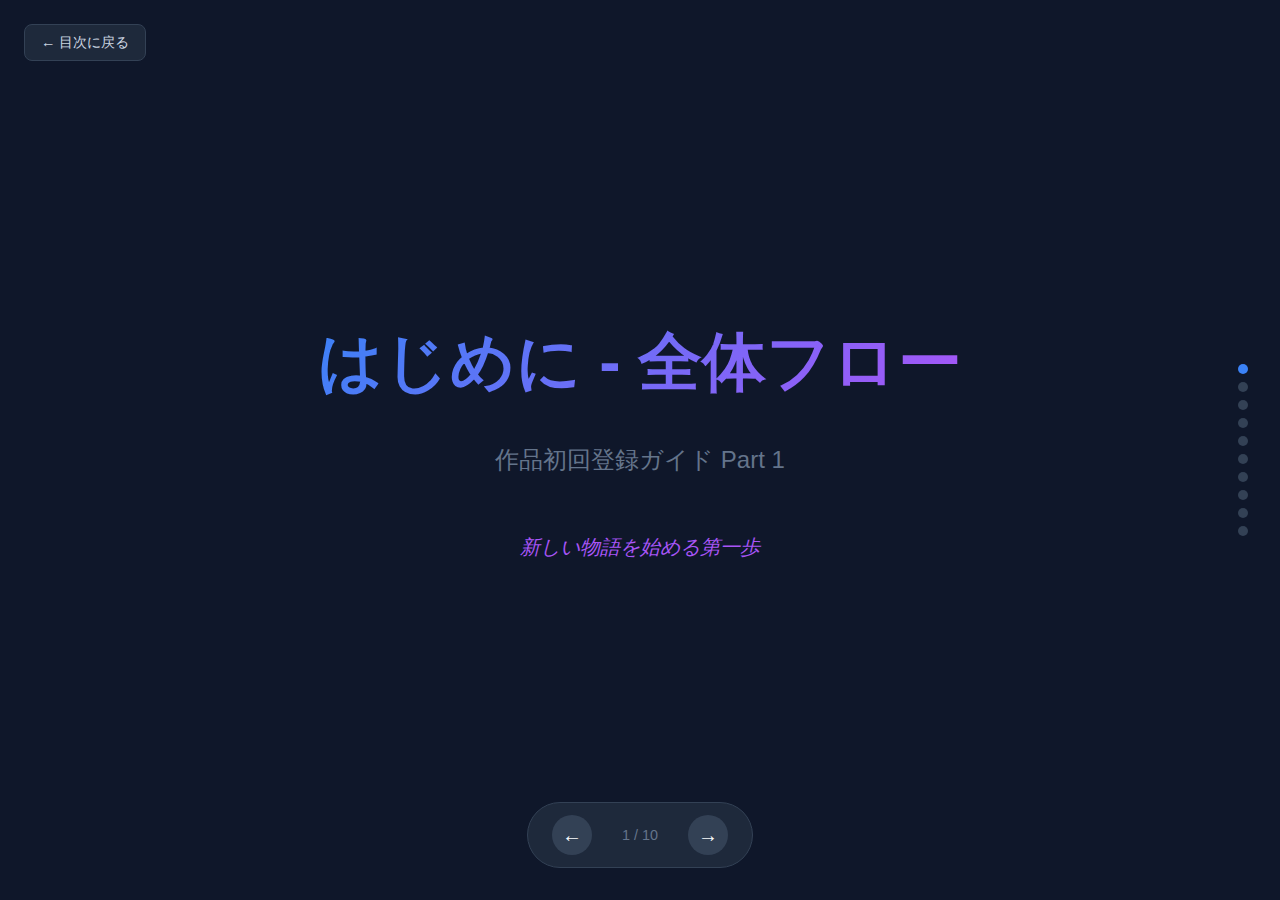
<file: docs/presentations/initial-registration/01-overview.html>
<!DOCTYPE html>
<html lang="ja">
<head>
  <meta charset="UTF-8">
  <meta name="viewport" content="width=device-width, initial-scale=1.0">
  <title>はじめに - 作品初回登録ガイド</title>
  <link rel="stylesheet" href="assets/styles.css">
</head>
<body>
  <a href="index.html" class="home-link">← 目次に戻る</a>

  <div class="presentation">

    <!-- Slide 1: Title -->
    <section class="slide slide-title active" data-slide="1">
      <h1>はじめに - 全体フロー</h1>
      <p class="subtitle">作品初回登録ガイド Part 1</p>
      <p class="tagline">新しい物語を始める第一歩</p>
    </section>

    <!-- Slide 2: What is Initial Registration -->
    <section class="slide" data-slide="2">
      <h2>初回登録とは？</h2>

      <div class="concept-box">
        <h3>AIと一緒に物語の土台を作る作業</h3>
        <p class="lead">プロット、キャラクター、世界観、伏線...すべての基盤を構築します</p>
      </div>

      <div class="content-grid">
        <div class="card">
          <h3>初回登録で決めること</h3>
          <ul>
            <li><strong>プロット</strong>：物語の骨格（L1/L2/L3）</li>
            <li><strong>キャラクター</strong>：登場人物の設定</li>
            <li><strong>ワールド</strong>：世界観・舞台設定</li>
            <li><strong>伏線</strong>：仕込みたい伏線の登録</li>
            <li><strong>AI可視性</strong>：何をAIに見せるか</li>
          </ul>
        </div>
        <div class="card">
          <h3>なぜ最初に登録が必要？</h3>
          <ul>
            <li><strong>一貫性</strong>：設定のブレを防止</li>
            <li><strong>効率性</strong>：AIが正確に支援できる</li>
            <li><strong>品質</strong>：整合性チェックが機能する</li>
            <li><strong>伏線管理</strong>：回収忘れを防止</li>
          </ul>
        </div>
      </div>
    </section>

    <!-- Slide 3: Overall Flow -->
    <section class="slide" data-slide="3">
      <h2>初回登録の全体フロー</h2>
      <p>6つのステップで作品の基盤を構築します</p>

      <div class="flow-horizontal">
        <div class="flow-step l1">
          L1プロット<br>
          <small>全体テーマ</small>
        </div>
        <span class="flow-arrow">→</span>
        <div class="gate">承認</div>
        <span class="flow-arrow">→</span>
        <div class="flow-step l2">
          世界観<br>
          <small>舞台設定</small>
        </div>
        <span class="flow-arrow">→</span>
        <div class="flow-step l2">
          キャラ<br>
          <small>登場人物</small>
        </div>
        <span class="flow-arrow">→</span>
        <div class="flow-step l3">
          伏線<br>
          <small>仕込み</small>
        </div>
        <span class="flow-arrow">→</span>
        <div class="flow-step l3">
          L2/L3<br>
          <small>詳細化</small>
        </div>
        <span class="flow-arrow">→</span>
        <div class="flow-step complete">
          完了
        </div>
      </div>

      <div class="summary-box">
        <h3>ポイント</h3>
        <ul>
          <li><strong>承認ゲート</strong>：各ステップで「OK」を出すまで次に進みません</li>
          <li><strong>修正可能</strong>：納得いくまで何度でも修正できます</li>
          <li><strong>順序は目安</strong>：世界観とキャラは順序を入れ替えてもOK</li>
        </ul>
      </div>
    </section>

    <!-- Slide 4: Before You Start -->
    <section class="slide" data-slide="4">
      <h2>始める前に準備するもの</h2>

      <div class="content-grid">
        <div class="card card-highlight">
          <h3><span class="step-number">1</span>アイデアメモ</h3>
          <p>物語のコアとなるアイデアを整理しておきましょう</p>
          <ul>
            <li>どんな話を書きたいか</li>
            <li>主人公は誰か</li>
            <li>どんな結末にしたいか</li>
          </ul>
        </div>

        <div class="card card-highlight">
          <h3><span class="step-number">2</span>ジャンル・トーン</h3>
          <p>作品の方向性を考えておきましょう</p>
          <ul>
            <li>ジャンル（ファンタジー、SF、ミステリーなど）</li>
            <li>トーン（シリアス、コメディ、ダークなど）</li>
            <li>想定読者層</li>
          </ul>
        </div>

        <div class="card card-highlight">
          <h3><span class="step-number">3</span>仕掛けたい要素</h3>
          <p>物語に込めたい要素をリストアップ</p>
          <ul>
            <li>伏線にしたいネタ</li>
            <li>読者を驚かせたい展開</li>
            <li>隠しておきたい秘密</li>
          </ul>
        </div>

        <div class="card card-highlight">
          <h3><span class="step-number">4</span>参考作品（任意）</h3>
          <p>目指したい方向性の参考があれば</p>
          <ul>
            <li>文体の参考にしたい作品</li>
            <li>構成の参考にしたい作品</li>
            <li>世界観の参考</li>
          </ul>
        </div>
      </div>
    </section>

    <!-- Slide 5: Talking with AI -->
    <section class="slide" data-slide="5">
      <h2>AIとの対話の心構え</h2>

      <div class="concept-box">
        <h3>あなたが主役、AIはアシスタント</h3>
        <p class="lead">AIは「優秀な相談相手」として、あなたの創造性をサポートします</p>
      </div>

      <div class="content-split">
        <div class="card card-success">
          <h3>効果的な伝え方</h3>
          <ul>
            <li><strong>具体的に</strong>：「なんかいい感じに」より「緊張感のある導入」</li>
            <li><strong>理由も添えて</strong>：「こうしたい、なぜなら〜」</li>
            <li><strong>イメージ共有</strong>：「〇〇のような雰囲気」</li>
            <li><strong>優先順位</strong>：「最も重要なのは〜」</li>
          </ul>
        </div>

        <div class="card card-warning">
          <h3>避けたい伝え方</h3>
          <ul>
            <li><strong>曖昧すぎ</strong>：「いい感じにして」</li>
            <li><strong>矛盾</strong>：「軽いけど重厚な話」</li>
            <li><strong>丸投げ</strong>：「全部任せる」</li>
            <li><strong>情報不足</strong>：「前に言った設定で」</li>
          </ul>
        </div>
      </div>

      <div class="summary-box">
        <h3>AIとの対話例</h3>
        <div class="example-box">良い例：「主人公は孤児で、幼少期のトラウマから人を信じられない。
でも物語を通じて仲間との絆で成長していく。
最終的には自己犠牲的な選択ができるようになる。」

悪い例：「主人公はかっこいい感じで。
成長する話にしたい。」</div>
      </div>
    </section>

    <!-- Slide 6: PLANNING Phase -->
    <section class="slide" data-slide="6">
      <h2>PLANNINGフェーズで行うこと</h2>
      <p>初回登録は<span class="phase-badge planning">PLANNING</span>フェーズで行います</p>

      <div class="content-split">
        <div>
          <div class="card">
            <h3>PLANNINGフェーズとは</h3>
            <p>設計・企画に集中するフェーズです。</p>
            <ul>
              <li>コードは書かない</li>
              <li>ドキュメント作成に集中</li>
              <li>承認を得ながら進める</li>
            </ul>
          </div>

          <div class="card" style="margin-top: 1rem;">
            <h3>コマンド</h3>
            <div class="example-box">/planning

# PLANNINGフェーズを開始します</div>
          </div>
        </div>

        <div>
          <div class="card">
            <h3>PLANNINGで作成するもの</h3>
            <table>
              <tr><th>成果物</th><th>内容</th></tr>
              <tr><td>L1プロット</td><td>全体テーマ・結末</td></tr>
              <tr><td>L2プロット</td><td>章ごとの目的</td></tr>
              <tr><td>L3プロット</td><td>シーンごとの構成</td></tr>
              <tr><td>キャラクター設定</td><td>登場人物情報</td></tr>
              <tr><td>ワールド設定</td><td>世界観・舞台</td></tr>
              <tr><td>伏線登録</td><td>仕込みたい伏線</td></tr>
            </table>
          </div>
        </div>
      </div>
    </section>

    <!-- Slide 7: File Structure -->
    <section class="slide" data-slide="7">
      <h2>作成されるファイル構造</h2>
      <p>登録した内容は以下の構造で保存されます</p>

      <div class="content-split">
        <div class="example-box" style="font-size: 0.85rem;">vault/{作品名}/
├── _plot/                    # プロット
│   ├── L1_overall.md         # L1: 全体
│   ├── L2_chapters/          # L2: 章別
│   │   └── 01_第一章.md
│   └── L3_sequences/         # L3: シーン別
│       └── 01_第一章/
│           └── seq_01.md
├── characters/               # キャラクター
│   ├── 主人公.md
│   └── ヒロイン.md
├── world/                    # 世界観設定
│   ├── 魔法体系.md
│   └── 王国.md
├── _foreshadowing/           # 伏線
│   ├── registry.yaml
│   └── timeline.yaml
├── _ai_control/              # AI制御
│   └── visibility.yaml
├── _settings/                # 各種設定
│   └── pacing_profile.yaml
└── episodes/                 # エピソード（後で追加）
    └── ep_0001.md</div>

        <div>
          <div class="card">
            <h3>ディレクトリの役割</h3>
            <ul>
              <li><code>_plot/</code>：物語の設計図</li>
              <li><code>characters/</code>：登場人物</li>
              <li><code>world/</code>：世界観</li>
              <li><code>_foreshadowing/</code>：伏線管理</li>
              <li><code>_ai_control/</code>：AI情報制御</li>
              <li><code>episodes/</code>：本文（執筆後）</li>
            </ul>
          </div>

          <div class="card" style="margin-top: 1rem;">
            <h3>Obsidian互換</h3>
            <p>Markdownファイルなので、Obsidianでも編集・閲覧できます。</p>
          </div>
        </div>
      </div>
    </section>

    <!-- Slide 8: Approval Gates -->
    <section class="slide" data-slide="8">
      <h2>承認ゲートについて</h2>
      <p>各ステップで「承認」が必要です</p>

      <div class="concept-box">
        <p class="lead">AIが勝手に進めない。あなたが常にコントロール。</p>
      </div>

      <div class="content-grid">
        <div class="card">
          <h3>承認の流れ</h3>
          <div class="flow-vertical">
            <span>AIが提案を作成</span>
            <span class="flow-arrow-down">↓</span>
            <span>あなたが確認</span>
            <span class="flow-arrow-down">↓</span>
            <span>修正依頼 or 承認</span>
            <span class="flow-arrow-down">↓</span>
            <span>次のステップへ</span>
          </div>
        </div>

        <div class="card">
          <h3>承認時の確認ポイント</h3>
          <ul>
            <li>意図した内容になっているか</li>
            <li>矛盾がないか</li>
            <li>足りない情報はないか</li>
            <li>トーンは適切か</li>
          </ul>
        </div>

        <div class="card">
          <h3>修正の仕方</h3>
          <ul>
            <li>「〇〇を修正して」</li>
            <li>「〇〇の部分を△△に変えて」</li>
            <li>「もっと〇〇な感じに」</li>
            <li>「〇〇を追加して」</li>
          </ul>
        </div>
      </div>

      <div class="summary-box">
        <p><strong>何度でも修正可能</strong>：納得いくまで「やり直し」と言えます。<br>
        <strong>部分修正も可能</strong>：「全体はOK、ここだけ直して」もできます。</p>
      </div>
    </section>

    <!-- Slide 9: Exception Cases -->
    <section class="slide" data-slide="9">
      <h2>例外ケース：こんな時どうする？</h2>

      <div class="content-grid">
        <div class="exception-box">
          <h4>まだアイデアが固まっていない</h4>
          <p>AIと対話しながら固めていきましょう。「〇〇な話を書きたいけど、どう展開すればいい？」と相談できます。</p>
        </div>

        <div class="exception-box">
          <h4>途中で大きく方向転換したい</h4>
          <p>いつでも可能です。「L1から見直したい」と伝えれば、最初から再設計できます。</p>
        </div>

        <div class="exception-box">
          <h4>既存作品の続きを書きたい</h4>
          <p>既存の設定をインポートできます。「この設定を読み込んで」とファイルを共有してください。</p>
        </div>

        <div class="exception-box">
          <h4>一部だけ先に決めたい</h4>
          <p>順序は柔軟です。「キャラクターから先に決めたい」も可能です。ただしL1は最初に決めることを推奨。</p>
        </div>
      </div>
    </section>

    <!-- Slide 10: Summary -->
    <section class="slide" data-slide="10">
      <h2>まとめ - 次のステップへ</h2>

      <div class="content-split">
        <div>
          <h3>このセクションで学んだこと</h3>
          <ul>
            <li>初回登録の全体フロー</li>
            <li>必要な準備物</li>
            <li>AIとの効果的な対話方法</li>
            <li>承認ゲートの仕組み</li>
            <li>作成されるファイル構造</li>
          </ul>
        </div>

        <div>
          <h3>次のセクション</h3>
          <div class="card card-success">
            <h4>→ プロット設計 (L1/L2/L3)</h4>
            <p>物語の骨格を設計します。全体テーマから章構成、シーン詳細まで段階的に決めていきます。</p>
            <a href="02-plot-design.html" style="color: var(--accent); font-weight: 600;">プロット設計へ進む →</a>
          </div>
        </div>
      </div>

      <div class="summary-box" style="text-align: center;">
        <p class="lead">準備ができたら、<code>/planning</code> でPLANNINGフェーズを開始しましょう！</p>
      </div>
    </section>

  </div>

  <!-- Navigation -->
  <nav class="nav">
    <button class="nav-btn" id="prev-btn" aria-label="前のスライド">←</button>
    <span class="nav-counter"><span id="current-slide">1</span> / <span id="total-slides">10</span></span>
    <button class="nav-btn" id="next-btn" aria-label="次のスライド">→</button>
  </nav>

  <!-- Slide Indicators -->
  <div class="indicators" id="indicators"></div>

  <script>
    const slides = document.querySelectorAll('.slide');
    const totalSlides = slides.length;
    let currentSlide = 1;

    const prevBtn = document.getElementById('prev-btn');
    const nextBtn = document.getElementById('next-btn');
    const currentSlideSpan = document.getElementById('current-slide');
    const totalSlidesSpan = document.getElementById('total-slides');
    const indicatorsContainer = document.getElementById('indicators');

    totalSlidesSpan.textContent = totalSlides;

    for (let i = 1; i <= totalSlides; i++) {
      const indicator = document.createElement('div');
      indicator.className = 'indicator' + (i === 1 ? ' active' : '');
      indicator.dataset.slide = i;
      indicator.addEventListener('click', () => goToSlide(i));
      indicatorsContainer.appendChild(indicator);
    }

    function updateSlide() {
      slides.forEach((slide, index) => {
        slide.classList.toggle('active', index + 1 === currentSlide);
      });
      document.querySelectorAll('.indicator').forEach((ind, index) => {
        ind.classList.toggle('active', index + 1 === currentSlide);
      });
      currentSlideSpan.textContent = currentSlide;
      prevBtn.disabled = currentSlide === 1;
      nextBtn.disabled = currentSlide === totalSlides;
    }

    function goToSlide(n) {
      currentSlide = Math.max(1, Math.min(n, totalSlides));
      updateSlide();
    }

    function nextSlide() {
      if (currentSlide < totalSlides) { currentSlide++; updateSlide(); }
    }

    function prevSlide() {
      if (currentSlide > 1) { currentSlide--; updateSlide(); }
    }

    prevBtn.addEventListener('click', prevSlide);
    nextBtn.addEventListener('click', nextSlide);

    document.addEventListener('keydown', (e) => {
      if (e.key === 'ArrowRight' || e.key === ' ') { e.preventDefault(); nextSlide(); }
      else if (e.key === 'ArrowLeft') { e.preventDefault(); prevSlide(); }
      else if (e.key === 'Home') { e.preventDefault(); goToSlide(1); }
      else if (e.key === 'End') { e.preventDefault(); goToSlide(totalSlides); }
    });

    let touchStartX = 0;
    document.addEventListener('touchstart', (e) => { touchStartX = e.changedTouches[0].screenX; });
    document.addEventListener('touchend', (e) => {
      const diff = touchStartX - e.changedTouches[0].screenX;
      if (Math.abs(diff) > 50) { diff > 0 ? nextSlide() : prevSlide(); }
    });
  </script>
</body>
</html>
</file>
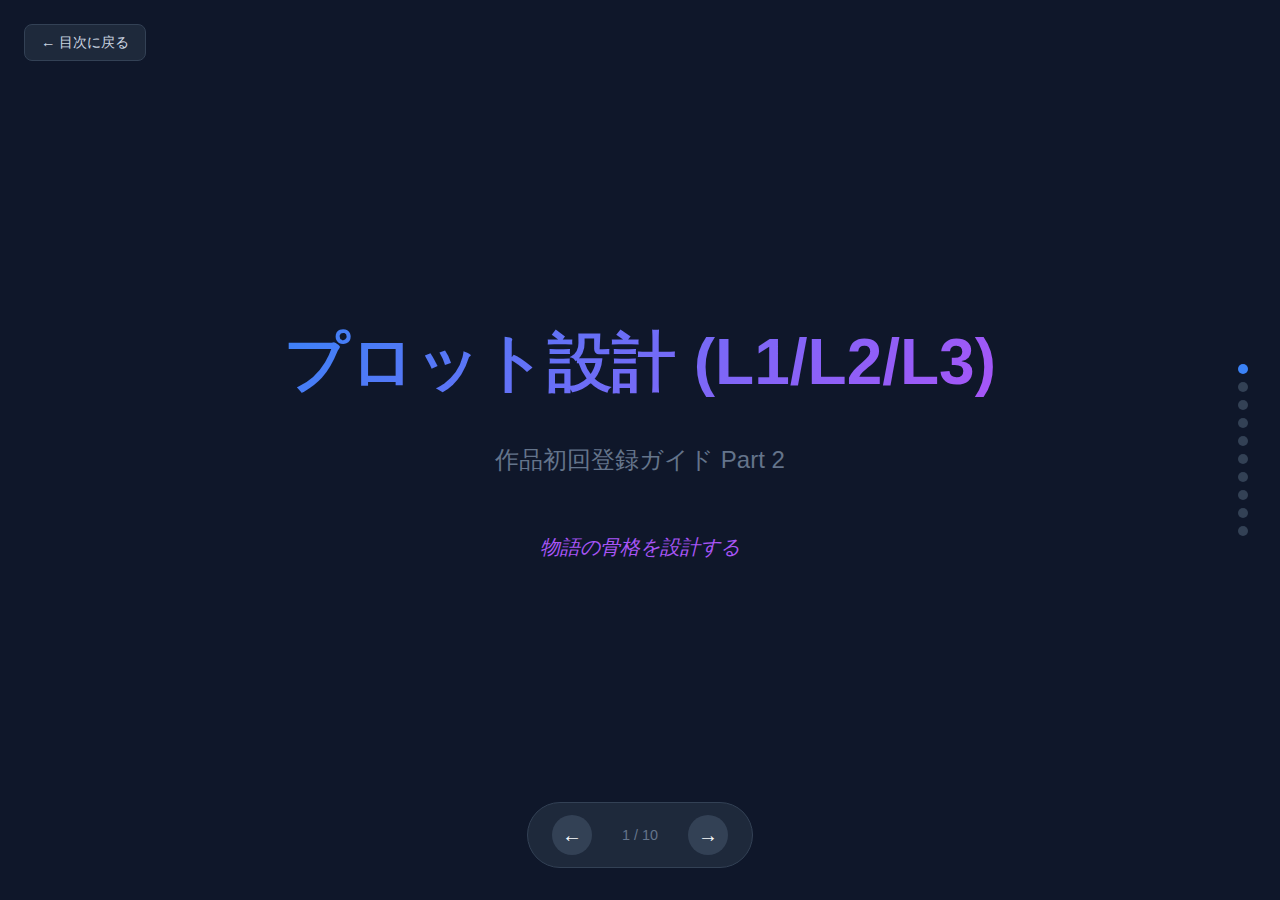
<file: docs/presentations/initial-registration/02-plot-design.html>
<!DOCTYPE html>
<html lang="ja">
<head>
  <meta charset="UTF-8">
  <meta name="viewport" content="width=device-width, initial-scale=1.0">
  <title>プロット設計 - 作品初回登録ガイド</title>
  <link rel="stylesheet" href="assets/styles.css">
</head>
<body>
  <a href="index.html" class="home-link">← 目次に戻る</a>

  <div class="presentation">

    <!-- Slide 1: Title -->
    <section class="slide slide-title active" data-slide="1">
      <h1>プロット設計 (L1/L2/L3)</h1>
      <p class="subtitle">作品初回登録ガイド Part 2</p>
      <p class="tagline">物語の骨格を設計する</p>
    </section>

    <!-- Slide 2: What is L1/L2/L3 -->
    <section class="slide" data-slide="2">
      <h2>L1/L2/L3 プロットとは？</h2>
      <p>物語を3つの階層で設計します</p>

      <div class="content-grid-3">
        <div class="level-card l1">
          <div class="level-icon">🏔️</div>
          <div class="level-name">L1 - 全体</div>
          <div class="level-desc">
            作品全体のテーマ、<br>
            三幕構成、結末
          </div>
        </div>

        <div class="level-card l2">
          <div class="level-icon">📚</div>
          <div class="level-name">L2 - 章</div>
          <div class="level-desc">
            各章の目的、<br>
            章ごとの展開
          </div>
        </div>

        <div class="level-card l3">
          <div class="level-icon">📝</div>
          <div class="level-name">L3 - シーン</div>
          <div class="level-desc">
            シーン単位の構成、<br>
            具体的な展開
          </div>
        </div>
      </div>

      <div class="summary-box">
        <h3>なぜ階層分け？</h3>
        <ul>
          <li><strong>俯瞰と詳細</strong>：全体を見失わずに詳細を詰められる</li>
          <li><strong>柔軟性</strong>：L3は柔軟に変更、L1はブレない軸</li>
          <li><strong>AI連携</strong>：AIが適切な粒度で参照できる</li>
        </ul>
      </div>
    </section>

    <!-- Slide 3: L1 Plot Overview -->
    <section class="slide" data-slide="3">
      <h2>L1プロット - 全体像を決める</h2>

      <div class="content-split">
        <div>
          <div class="card card-highlight">
            <h3>L1で決めること</h3>
            <ul>
              <li><strong>ログライン</strong>：1文で作品を説明</li>
              <li><strong>テーマ</strong>：作品が伝えたいこと</li>
              <li><strong>三幕構成</strong>：発端・葛藤・解決</li>
              <li><strong>キャラクターアーク</strong>：主人公の成長</li>
              <li><strong>結末</strong>：どう終わるか</li>
            </ul>
          </div>

          <div class="card" style="margin-top: 1rem;">
            <h3>三幕構成の目安</h3>
            <table>
              <tr><th>幕</th><th>割合</th><th>内容</th></tr>
              <tr><td>第一幕</td><td>25%</td><td>発端・世界観提示</td></tr>
              <tr><td>第二幕</td><td>50%</td><td>葛藤・試練</td></tr>
              <tr><td>第三幕</td><td>25%</td><td>クライマックス・解決</td></tr>
            </table>
          </div>
        </div>

        <div>
          <h4>L1プロット例</h4>
          <div class="example-box" style="font-size: 0.85rem;">## ログライン
魔法が失われた世界で、最後の魔法使いの
弟子となった少女が、世界に魔法を取り戻す。

## テーマ
「信じる力」と「継承」

## 三幕構成

### 第一幕: 発端
- 魔法のない村で暮らす主人公
- 謎の老人との出会い
- 魔法の存在を知る

### 第二幕: 葛藤
- 修行と挫折
- 敵対勢力との遭遇
- 仲間との出会いと別れ

### 第三幕: 解決
- 真実の発覚
- 最終決戦
- 新しい世界の幕開け

## キャラクターアーク
内向的な少女 → 自信を持った魔法使い</div>
        </div>
      </div>
    </section>

    <!-- Slide 4: L1 Dialog Example -->
    <section class="slide" data-slide="4">
      <h2>L1プロット - AIとの対話例</h2>

      <div class="content-split">
        <div>
          <h4>対話の流れ</h4>
          <div class="card">
            <p><strong>あなた：</strong></p>
            <p style="background: var(--bg-card); padding: 1rem; border-radius: 0.5rem; font-size: 0.95rem;">
              ファンタジー小説を書きたい。<br>
              主人公は孤児の少女で、実は王族の血を引いている。<br>
              最終的には王になるけど、途中で自分の出自を知って苦悩する展開にしたい。
            </p>
          </div>

          <div class="card" style="margin-top: 1rem;">
            <p><strong>AI：</strong></p>
            <p style="background: var(--bg-card); padding: 1rem; border-radius: 0.5rem; font-size: 0.95rem;">
              承知しました。L1プロットを作成します。<br><br>
              いくつか確認させてください：<br>
              1. 王族の血筋はいつ明かしますか？<br>
              2. 苦悩の原因は「責任」「出自への葛藤」どちらですか？<br>
              3. 敵対勢力はいますか？
            </p>
          </div>
        </div>

        <div>
          <h4>具体化の対話</h4>
          <div class="card">
            <p><strong>あなた：</strong></p>
            <p style="background: var(--bg-card); padding: 1rem; border-radius: 0.5rem; font-size: 0.95rem;">
              1. 中盤で明かす。第二幕の終わり頃。<br>
              2. 両方。王族を滅ぼした現政権への複雑な感情。<br>
              3. 現王が敵。でも完全な悪ではなく、国を守るために王族を滅ぼした背景がある。
            </p>
          </div>

          <div class="summary-box" style="margin-top: 1rem;">
            <h4>ポイント</h4>
            <ul>
              <li>AIは質問で情報を引き出します</li>
              <li>曖昧な部分は具体化を促します</li>
              <li>矛盾があれば指摘します</li>
            </ul>
          </div>
        </div>
      </div>
    </section>

    <!-- Slide 5: L2 Plot -->
    <section class="slide" data-slide="5">
      <h2>L2プロット - 章構成を決める</h2>

      <div class="content-split">
        <div>
          <div class="card card-highlight">
            <h3>L2で決めること</h3>
            <ul>
              <li><strong>章数</strong>：全体の章数を決定</li>
              <li><strong>各章の目的</strong>：何を達成するか</li>
              <li><strong>章末の状態</strong>：キャラの変化</li>
              <li><strong>伏線配置</strong>：どの章で何を仕込むか</li>
            </ul>
          </div>

          <div class="exception-box" style="margin-top: 1rem;">
            <h4>L2は後から調整してもOK</h4>
            <p>執筆中に章構成が変わることはよくあります。L2は「現時点での計画」です。</p>
          </div>
        </div>

        <div>
          <h4>L2プロット例</h4>
          <div class="example-box" style="font-size: 0.8rem;">## 第一章: 出会い
**目的**: 主人公と師匠の出会い、魔法の存在提示
**エピソード数**: 5話
**章末状態**: 主人公が弟子入りを決意

## 第二章: 修行
**目的**: 魔法の基礎習得、世界観の掘り下げ
**エピソード数**: 8話
**章末状態**: 基礎魔法を習得、初めての実戦

## 第三章: 旅立ち
**目的**: 仲間との出会い、敵の存在示唆
**エピソード数**: 10話
**章末状態**: 旅の目的が明確化

## 第四章: 真実
**目的**: 主人公の出自判明、葛藤
**エピソード数**: 8話
**章末状態**: 自分の使命を受け入れる

## 第五章: 決戦
**目的**: 最終決戦、テーマの回収
**エピソード数**: 7話
**章末状態**: 新たな世界の始まり</div>
        </div>
      </div>
    </section>

    <!-- Slide 6: L3 Plot -->
    <section class="slide" data-slide="6">
      <h2>L3プロット - シーン構成を決める</h2>

      <div class="content-split">
        <div>
          <div class="card card-highlight">
            <h3>L3で決めること</h3>
            <ul>
              <li><strong>シーン単位の展開</strong>：何が起きるか</li>
              <li><strong>登場キャラクター</strong>：誰が出るか</li>
              <li><strong>場所</strong>：どこで起きるか</li>
              <li><strong>伏線アクション</strong>：設置/強化/回収</li>
              <li><strong>感情の流れ</strong>：読者にどう感じさせるか</li>
            </ul>
          </div>

          <div class="card" style="margin-top: 1rem;">
            <h3>シーケンスとは</h3>
            <p>複数のシーンをまとめた単位。1つのシーケンス = 1つのミニストーリー。</p>
            <p style="font-size: 0.9rem; color: var(--text-muted);">例: 「洞窟探索シーケンス」= 入口発見 → 探索 → ボス戦 → 脱出</p>
          </div>
        </div>

        <div>
          <h4>L3プロット例</h4>
          <div class="example-box" style="font-size: 0.8rem;">## シーケンス1: 日常
**目的**: 主人公の日常と孤独感の提示

### EP-001: 朝
- 場所: 孤児院
- キャラ: 主人公、院長
- 展開: 朝の風景、主人公の孤立
- 感情: 物寂しさ、諦め

### EP-002: 市場
- 場所: 村の市場
- キャラ: 主人公、村人たち
- 展開: お使い、村人との会話
- 伏線: [FS-001] 不思議な老人を遠くに見る
- 感情: 疎外感、でも少しの好奇心

### EP-003: 出会い
- 場所: 村はずれの森
- キャラ: 主人公、老人
- 展開: 老人との会話、魔法を見る
- 伏線: [FS-002] 老人のペンダント
- 感情: 驚き、興奮、希望</div>
        </div>
      </div>
    </section>

    <!-- Slide 7: L3 Initial Registration Scope -->
    <section class="slide" data-slide="7">
      <h2>初回登録でのL3の範囲</h2>

      <div class="concept-box">
        <h3>最初から全てのL3を決める必要はありません</h3>
        <p class="lead">初回登録では「最初の数話」のL3があれば十分です</p>
      </div>

      <div class="content-grid">
        <div class="card card-success">
          <h3>初回登録で決めるL3</h3>
          <ul>
            <li>第一章のシーケンス構成</li>
            <li>最初の3〜5話の詳細</li>
            <li>第一章の伏線配置</li>
          </ul>
        </div>

        <div class="card">
          <h3>後から追加するL3</h3>
          <ul>
            <li>第二章以降のシーケンス</li>
            <li>執筆が進むにつれて詳細化</li>
            <li>必要に応じて調整</li>
          </ul>
        </div>

        <div class="card card-warning">
          <h3>注意点</h3>
          <ul>
            <li>L1とL2は最初に決める</li>
            <li>L3は執筆前に1話分あればOK</li>
            <li>全体の方向性がブレないように</li>
          </ul>
        </div>
      </div>

      <div class="summary-box">
        <p><strong>推奨</strong>：初回登録ではL1 → L2（全体）→ L3（第一章）の順で進めます。<br>
        第二章以降のL3は、第一章の執筆が終わってから詳細化しましょう。</p>
      </div>
    </section>

    <!-- Slide 8: Plot vs Summary -->
    <section class="slide" data-slide="8">
      <h2>Plot（計画）と Summary（実績）</h2>

      <div class="content-split">
        <div>
          <div class="card">
            <h3>Plot = 設計図</h3>
            <p>「こう書く予定」の計画</p>
            <ul>
              <li>執筆前に作成</li>
              <li>目標・方針を示す</li>
              <li>変更されることもある</li>
            </ul>
          </div>
        </div>

        <div>
          <div class="card">
            <h3>Summary = 実績記録</h3>
            <p>「こう書いた」の記録</p>
            <ul>
              <li>執筆後に自動生成</li>
              <li>実際の内容を記録</li>
              <li>PlotとのDiff検出に使用</li>
            </ul>
          </div>
        </div>
      </div>

      <div class="summary-box">
        <h3>なぜ両方必要？</h3>
        <div class="content-grid" style="margin-top: 1rem;">
          <div>
            <p><strong>計画と実績の比較</strong></p>
            <p style="font-size: 0.95rem; color: var(--text-muted);">予定と異なる展開になった場合に検出できる</p>
          </div>
          <div>
            <p><strong>整合性チェック</strong></p>
            <p style="font-size: 0.95rem; color: var(--text-muted);">AIが「計画では〇〇だが、実際は△△」と警告</p>
          </div>
          <div>
            <p><strong>振り返り</strong></p>
            <p style="font-size: 0.95rem; color: var(--text-muted);">なぜ計画と異なったか分析できる</p>
          </div>
        </div>
      </div>
    </section>

    <!-- Slide 9: Exception Cases -->
    <section class="slide" data-slide="9">
      <h2>例外ケース：プロット設計</h2>

      <div class="content-grid">
        <div class="exception-box">
          <h4>プロットなしで書き始めたい</h4>
          <p>最低限、L1（全体テーマと結末）だけは決めてください。L2/L3は「未定」でも登録開始できます。</p>
          <p style="font-size: 0.85rem; color: var(--text-muted);">ただし、伏線管理やAI支援の精度は下がります。</p>
        </div>

        <div class="exception-box">
          <h4>連載中に大幅に方向転換したい</h4>
          <p>L1を修正すれば、L2/L3との整合性チェックが走ります。矛盾点を洗い出してから進められます。</p>
        </div>

        <div class="exception-box">
          <h4>短編を書きたい</h4>
          <p>L2を省略してL1 → L3でもOKです。章がない短編なら、L3だけでも機能します。</p>
        </div>

        <div class="exception-box">
          <h4>複数ルートがある話</h4>
          <p>L2でルート分岐を明示し、各ルートのL3を個別に作成します。</p>
          <div class="example-box" style="font-size: 0.8rem; margin-top: 0.5rem;">L2_chapters/
├── 03_分岐点.md
├── 04A_ルートA.md
└── 04B_ルートB.md</div>
        </div>
      </div>
    </section>

    <!-- Slide 10: Summary -->
    <section class="slide" data-slide="10">
      <h2>まとめ - プロット設計</h2>

      <div class="content-split">
        <div>
          <h3>このセクションで学んだこと</h3>
          <ul>
            <li>L1/L2/L3の役割と違い</li>
            <li>各レベルで決めること</li>
            <li>AIとの対話でプロットを作る方法</li>
            <li>初回登録でのL3の範囲</li>
            <li>PlotとSummaryの違い</li>
          </ul>

          <div class="card" style="margin-top: 1.5rem;">
            <h4>作成順序</h4>
            <div class="flow-horizontal" style="justify-content: flex-start;">
              <div class="flow-step l1" style="min-width: 80px; padding: 0.75rem;">L1</div>
              <span class="flow-arrow">→</span>
              <div class="gate">承認</div>
              <span class="flow-arrow">→</span>
              <div class="flow-step l2" style="min-width: 80px; padding: 0.75rem;">L2</div>
              <span class="flow-arrow">→</span>
              <div class="flow-step l3" style="min-width: 80px; padding: 0.75rem;">L3</div>
            </div>
          </div>
        </div>

        <div>
          <h3>次のセクション</h3>
          <div class="card card-success">
            <h4>→ ワールド設定</h4>
            <p>世界観、場所、魔法体系、社会構造などを登録します。</p>
            <a href="03-world-settings.html" style="color: var(--accent); font-weight: 600;">ワールド設定へ進む →</a>
          </div>

          <div class="card" style="margin-top: 1rem;">
            <h4>前のセクション</h4>
            <a href="01-overview.html" style="color: var(--text-muted);">← はじめに - 全体フロー</a>
          </div>
        </div>
      </div>
    </section>

  </div>

  <!-- Navigation -->
  <nav class="nav">
    <button class="nav-btn" id="prev-btn" aria-label="前のスライド">←</button>
    <span class="nav-counter"><span id="current-slide">1</span> / <span id="total-slides">10</span></span>
    <button class="nav-btn" id="next-btn" aria-label="次のスライド">→</button>
  </nav>

  <div class="indicators" id="indicators"></div>

  <script>
    const slides = document.querySelectorAll('.slide');
    const totalSlides = slides.length;
    let currentSlide = 1;

    const prevBtn = document.getElementById('prev-btn');
    const nextBtn = document.getElementById('next-btn');
    const currentSlideSpan = document.getElementById('current-slide');
    const totalSlidesSpan = document.getElementById('total-slides');
    const indicatorsContainer = document.getElementById('indicators');

    totalSlidesSpan.textContent = totalSlides;

    for (let i = 1; i <= totalSlides; i++) {
      const indicator = document.createElement('div');
      indicator.className = 'indicator' + (i === 1 ? ' active' : '');
      indicator.dataset.slide = i;
      indicator.addEventListener('click', () => goToSlide(i));
      indicatorsContainer.appendChild(indicator);
    }

    function updateSlide() {
      slides.forEach((slide, index) => {
        slide.classList.toggle('active', index + 1 === currentSlide);
      });
      document.querySelectorAll('.indicator').forEach((ind, index) => {
        ind.classList.toggle('active', index + 1 === currentSlide);
      });
      currentSlideSpan.textContent = currentSlide;
      prevBtn.disabled = currentSlide === 1;
      nextBtn.disabled = currentSlide === totalSlides;
    }

    function goToSlide(n) {
      currentSlide = Math.max(1, Math.min(n, totalSlides));
      updateSlide();
    }

    function nextSlide() { if (currentSlide < totalSlides) { currentSlide++; updateSlide(); } }
    function prevSlide() { if (currentSlide > 1) { currentSlide--; updateSlide(); } }

    prevBtn.addEventListener('click', prevSlide);
    nextBtn.addEventListener('click', nextSlide);

    document.addEventListener('keydown', (e) => {
      if (e.key === 'ArrowRight' || e.key === ' ') { e.preventDefault(); nextSlide(); }
      else if (e.key === 'ArrowLeft') { e.preventDefault(); prevSlide(); }
      else if (e.key === 'Home') { e.preventDefault(); goToSlide(1); }
      else if (e.key === 'End') { e.preventDefault(); goToSlide(totalSlides); }
    });

    let touchStartX = 0;
    document.addEventListener('touchstart', (e) => { touchStartX = e.changedTouches[0].screenX; });
    document.addEventListener('touchend', (e) => {
      const diff = touchStartX - e.changedTouches[0].screenX;
      if (Math.abs(diff) > 50) { diff > 0 ? nextSlide() : prevSlide(); }
    });
  </script>
</body>
</html>
</file>
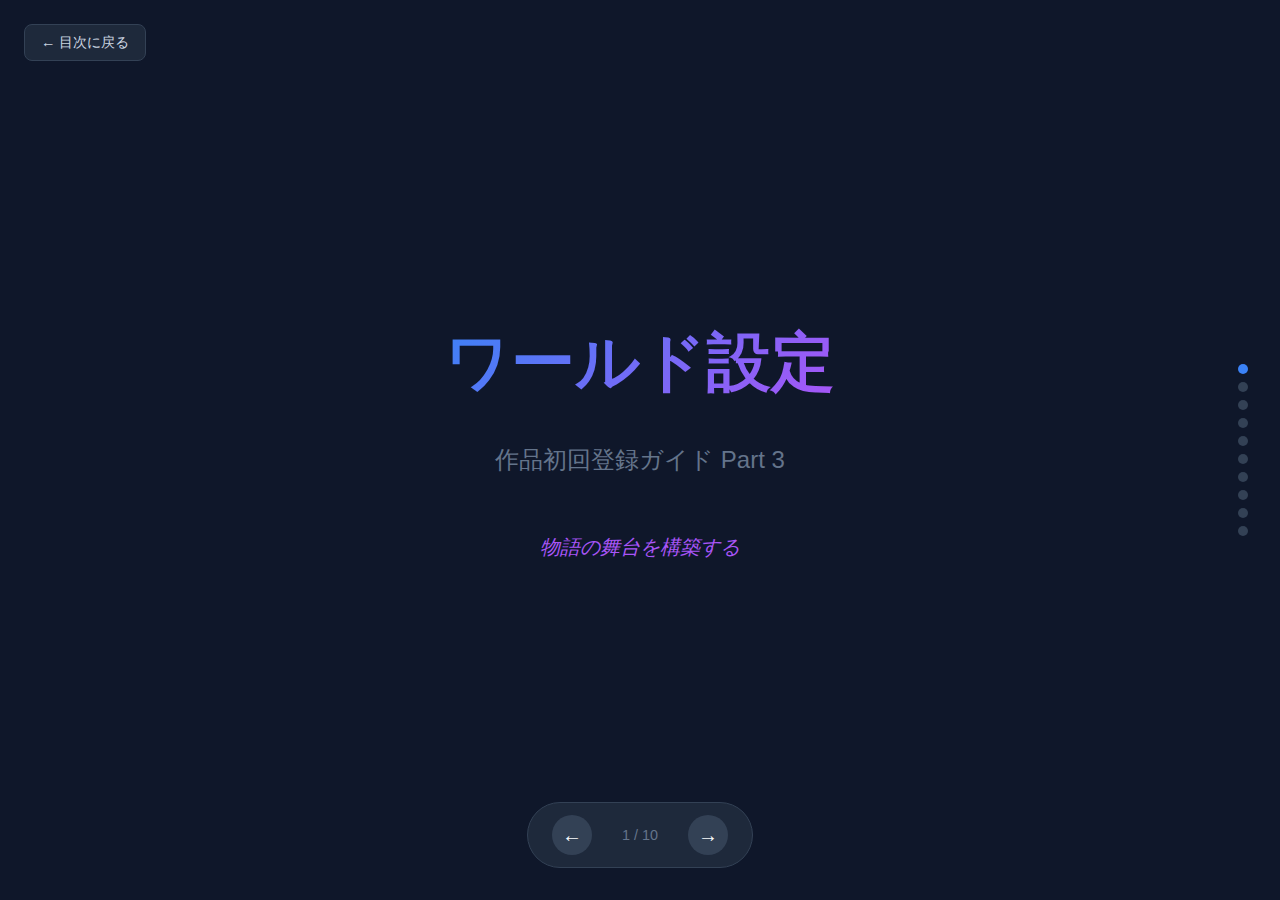
<file: docs/presentations/initial-registration/03-world-settings.html>
<!DOCTYPE html>
<html lang="ja">
<head>
  <meta charset="UTF-8">
  <meta name="viewport" content="width=device-width, initial-scale=1.0">
  <title>ワールド設定 - 作品初回登録ガイド</title>
  <link rel="stylesheet" href="assets/styles.css">
</head>
<body>
  <a href="index.html" class="home-link">← 目次に戻る</a>

  <div class="presentation">

    <!-- Slide 1: Title -->
    <section class="slide slide-title active" data-slide="1">
      <h1>ワールド設定</h1>
      <p class="subtitle">作品初回登録ガイド Part 3</p>
      <p class="tagline">物語の舞台を構築する</p>
    </section>

    <!-- Slide 2: What is World Setting -->
    <section class="slide" data-slide="2">
      <h2>ワールド設定とは？</h2>

      <div class="concept-box">
        <h3>物語が展開される「世界」のルールと舞台</h3>
        <p class="lead">キャラクターが生きる環境を定義します</p>
      </div>

      <div class="content-grid">
        <div class="card">
          <h3>ワールド設定に含まれるもの</h3>
          <ul>
            <li><strong>地理</strong>：国、都市、地形</li>
            <li><strong>社会</strong>：政治、経済、階級</li>
            <li><strong>文化</strong>：宗教、風習、言語</li>
            <li><strong>ルール</strong>：魔法体系、技術レベル</li>
            <li><strong>歴史</strong>：過去の出来事</li>
          </ul>
        </div>

        <div class="card">
          <h3>なぜ登録が必要？</h3>
          <ul>
            <li><strong>一貫性</strong>：設定のブレを防止</li>
            <li><strong>AI支援</strong>：AIが設定を参照して執筆</li>
            <li><strong>整合性</strong>：矛盾を自動検出</li>
            <li><strong>伏線</strong>：世界観に関する伏線管理</li>
          </ul>
        </div>
      </div>
    </section>

    <!-- Slide 3: Categories -->
    <section class="slide" data-slide="3">
      <h2>設定カテゴリ</h2>
      <p>ワールド設定は以下のカテゴリに分類されます</p>

      <div class="content-grid">
        <div class="card">
          <h4>🌍 地理・場所</h4>
          <ul>
            <li>国・地域</li>
            <li>都市・村</li>
            <li>重要な施設</li>
            <li>自然環境</li>
          </ul>
        </div>

        <div class="card">
          <h4>👑 社会・政治</h4>
          <ul>
            <li>政治体制</li>
            <li>経済システム</li>
            <li>社会階級</li>
            <li>組織・勢力</li>
          </ul>
        </div>

        <div class="card">
          <h4>✨ ルール・システム</h4>
          <ul>
            <li>魔法体系</li>
            <li>技術レベル</li>
            <li>物理法則の違い</li>
            <li>特殊能力</li>
          </ul>
        </div>

        <div class="card">
          <h4>📜 歴史・文化</h4>
          <ul>
            <li>重要な歴史イベント</li>
            <li>宗教・信仰</li>
            <li>風習・伝統</li>
            <li>言語・文字</li>
          </ul>
        </div>
      </div>

      <div class="summary-box">
        <p><strong>すべてを埋める必要はありません</strong>：物語に登場する設定だけ登録すればOKです。</p>
      </div>
    </section>

    <!-- Slide 4: File Format -->
    <section class="slide" data-slide="4">
      <h2>ワールド設定のファイル形式</h2>

      <div class="content-split">
        <div>
          <h4>ファイルパス</h4>
          <div class="example-box">vault/{作品名}/world/{設定名}.md</div>

          <div class="card" style="margin-top: 1rem;">
            <h4>ディレクトリ構成例</h4>
            <div class="example-box" style="font-size: 0.85rem;">world/
├── 場所/
│   ├── 王都アルカディア.md
│   └── 禁断の森.md
├── 魔法体系.md
├── エルフ族.md
└── 王国の歴史.md</div>
          </div>
        </div>

        <div>
          <h4>ファイル例: 魔法体系.md</h4>
          <div class="example-box" style="font-size: 0.8rem;">---
type: world_setting
name: "魔法体系"
category: "ルール"
ai_visibility:
  default: 3
  hidden_section: 0
created: 2026-01-24
updated: 2026-01-24
tags:
  - world
  - magic
---

## 概要
この世界の魔法は「精霊」との契約に
基づいている。

## 基本原理
- 精霊との契約で魔法が使える
- 契約には代償が必要
- 強い魔法ほど大きな代償

## 属性
- 火、水、風、土の四大属性
- 光と闇の対極属性
- 無属性（禁忌）

## 制限
- 1人が契約できる精霊は3体まで
- 契約解除は死を意味する

## 隠し設定
<!-- ai_visibility: 0 -->
実は精霊は...</div>
        </div>
      </div>
    </section>

    <!-- Slide 5: AI Visibility for World -->
    <section class="slide" data-slide="5">
      <h2>ワールド設定のAI可視性</h2>
      <p>設定の一部を隠すことで、ネタバレを防止できます</p>

      <div class="content-grid">
        <div class="card">
          <h4><span class="vis-badge level-3">Level 3</span> 使用可能</h4>
          <p>AIが自由に使える情報</p>
          <ul>
            <li>一般的な世界観</li>
            <li>公開されている設定</li>
            <li>キャラが知っている情報</li>
          </ul>
        </div>

        <div class="card">
          <h4><span class="vis-badge level-2">Level 2</span> 内容認識</h4>
          <p>AIは知っているが、文章には出さない</p>
          <ul>
            <li>将来明かす設定</li>
            <li>暗示だけ許可する情報</li>
          </ul>
        </div>

        <div class="card">
          <h4><span class="vis-badge level-1">Level 1</span> 認識のみ</h4>
          <p>AIは「何かある」と知るだけ</p>
          <ul>
            <li>存在だけ示したい秘密</li>
          </ul>
        </div>

        <div class="card">
          <h4><span class="vis-badge level-0">Level 0</span> 完全秘匿</h4>
          <p>AIは存在すら知らない</p>
          <ul>
            <li>最大のサプライズ</li>
            <li>絶対に漏らしたくない設定</li>
          </ul>
        </div>
      </div>
    </section>

    <!-- Slide 6: Practical Example -->
    <section class="slide" data-slide="6">
      <h2>実践例: 魔法体系の登録</h2>

      <div class="content-split">
        <div>
          <h4>対話例</h4>
          <div class="card">
            <p><strong>あなた：</strong></p>
            <p style="background: var(--bg-card); padding: 1rem; border-radius: 0.5rem; font-size: 0.9rem;">
              魔法体系を登録したい。<br>
              精霊契約型の魔法で、4属性ある。<br>
              でも「無属性」という禁忌の魔法があって、それは物語の核心なのでAIには隠したい。
            </p>
          </div>

          <div class="card" style="margin-top: 1rem;">
            <p><strong>AI：</strong></p>
            <p style="background: var(--bg-card); padding: 1rem; border-radius: 0.5rem; font-size: 0.9rem;">
              承知しました。以下の構成で登録します：<br><br>
              ・基本原理 → Level 3（使用可能）<br>
              ・4属性 → Level 3<br>
              ・禁忌の存在 → Level 1（存在だけ認識）<br>
              ・無属性の詳細 → Level 0（完全秘匿）<br><br>
              よろしいですか？
            </p>
          </div>
        </div>

        <div>
          <h4>登録結果</h4>
          <div class="example-box" style="font-size: 0.8rem;">## 基本原理
<!-- ai_visibility: 3 -->
精霊との契約で魔法が使える。
契約には代償が必要。

## 属性
<!-- ai_visibility: 3 -->
火、水、風、土の四大属性がある。

## 禁忌
<!-- ai_visibility: 1 -->
この世界には「禁忌」とされる
魔法の領域が存在する。
（詳細はコンテキスト外）

## 隠し設定
<!-- ai_visibility: 0 -->
無属性魔法は精霊を殺すことで
得られる力であり...
（AIはこのセクションを認識しない）</div>
        </div>
      </div>
    </section>

    <!-- Slide 7: Location Settings -->
    <section class="slide" data-slide="7">
      <h2>場所設定のコツ</h2>

      <div class="content-split">
        <div>
          <div class="card card-highlight">
            <h3>場所設定で決めること</h3>
            <ul>
              <li><strong>名前</strong>：場所の名称</li>
              <li><strong>位置関係</strong>：他の場所との関係</li>
              <li><strong>特徴</strong>：見た目、雰囲気</li>
              <li><strong>機能</strong>：その場所の役割</li>
              <li><strong>関連キャラ</strong>：誰がいるか</li>
              <li><strong>関連イベント</strong>：何が起きるか</li>
            </ul>
          </div>

          <div class="exception-box" style="margin-top: 1rem;">
            <h4>登録のタイミング</h4>
            <p>物語に登場する直前に登録してもOK。最初から全て決める必要はありません。</p>
          </div>
        </div>

        <div>
          <h4>場所設定例</h4>
          <div class="example-box" style="font-size: 0.8rem;">---
type: world_setting
name: "王都アルカディア"
category: "場所"
---

## 概要
王国の首都。人口約10万人。
丘の上に王城がそびえる。

## 位置
王国の中央部、大河沿いに位置。

## 特徴
- 白い石壁に囲まれた美しい都市
- 中央に大聖堂がある
- 活気ある市場通り

## 重要施設
- 王城
- 大聖堂
- 魔術師ギルド
- 冒険者ギルド

## 関連キャラクター
- 国王
- 宰相
- 大聖堂の司祭

## 物語での役割
第一章の終盤で主人公が訪れる。
第四章の決戦の舞台。</div>
        </div>
      </div>
    </section>

    <!-- Slide 8: Shared Settings -->
    <section class="slide" data-slide="8">
      <h2>設定の共有と継承</h2>

      <div class="concept-box">
        <h3>複数作品で共通の設定を使いたい場合</h3>
        <p class="lead">シリーズ作品や同一世界観の作品で設定を共有できます</p>
      </div>

      <div class="content-split">
        <div>
          <div class="card">
            <h4>共有ディレクトリ構成</h4>
            <div class="example-box" style="font-size: 0.85rem;">vault/
├── shared/            # 共有設定
│   ├── magic_system.md
│   └── elves.md
├── 作品A/
│   └── world/
│       └── magic.md → ../../shared/...
└── 作品B/
    └── world/
        └── magic.md → ../../shared/...</div>
          </div>
        </div>

        <div>
          <div class="card">
            <h4>インポート設定</h4>
            <div class="example-box" style="font-size: 0.85rem;">---
type: world_setting
import: "vault/shared/magic_system.md"
override:
  - "詠唱方法"  # ローカルで上書き
---

## 詠唱方法
（この作品固有の設定）

## 魔法体系
<!-- imported from shared -->
（共有設定から読み込み）</div>
          </div>

          <div class="summary-box" style="margin-top: 1rem;">
            <p><strong>用途</strong>：同一世界観のシリーズ、スピンオフ作品など</p>
          </div>
        </div>
      </div>
    </section>

    <!-- Slide 9: Exception Cases -->
    <section class="slide" data-slide="9">
      <h2>例外ケース：ワールド設定</h2>

      <div class="content-grid">
        <div class="exception-box">
          <h4>現代日本が舞台</h4>
          <p>特殊な設定がなければ最小限でOK。「現代日本、東京」程度の登録で十分です。</p>
          <p style="font-size: 0.85rem; color: var(--text-muted);">特殊なルール（超能力、裏社会など）がある場合はそれだけ登録。</p>
        </div>

        <div class="exception-box">
          <h4>設定が物語中で変化する</h4>
          <p>フェーズ管理を使います。「魔法が存在した時代」→「魔法が失われた時代」のように、時期別の設定を登録。</p>
        </div>

        <div class="exception-box">
          <h4>設定を後から追加したい</h4>
          <p>いつでも追加可能です。ただし、既存エピソードとの整合性チェックが走ります。矛盾があれば警告されます。</p>
        </div>

        <div class="exception-box">
          <h4>曖昧にしておきたい設定</h4>
          <p>「未定」として登録し、AI可視性をLevel 0に。後から詳細を決めて公開レベルを上げられます。</p>
          <div class="example-box" style="font-size: 0.8rem; margin-top: 0.5rem;">## 神の存在
<!-- ai_visibility: 0 -->
status: 未定
（物語の展開を見て決める）</div>
        </div>
      </div>
    </section>

    <!-- Slide 10: Summary -->
    <section class="slide" data-slide="10">
      <h2>まとめ - ワールド設定</h2>

      <div class="content-split">
        <div>
          <h3>このセクションで学んだこと</h3>
          <ul>
            <li>ワールド設定のカテゴリ</li>
            <li>ファイル形式とディレクトリ構成</li>
            <li>AI可視性の設定方法</li>
            <li>場所設定のコツ</li>
            <li>設定の共有と継承</li>
          </ul>

          <div class="card" style="margin-top: 1.5rem;">
            <h4>登録の優先順位</h4>
            <ol>
              <li>物語の核となる設定（魔法など）</li>
              <li>最初に登場する場所</li>
              <li>主要キャラに関わる設定</li>
              <li>その他（後から追加可）</li>
            </ol>
          </div>
        </div>

        <div>
          <h3>次のセクション</h3>
          <div class="card card-success">
            <h4>→ キャラクター設定</h4>
            <p>登場人物の設定を登録します。フェーズ管理、隠し設定の方法を学びます。</p>
            <a href="04-character-settings.html" style="color: var(--accent); font-weight: 600;">キャラクター設定へ進む →</a>
          </div>

          <div class="card" style="margin-top: 1rem;">
            <h4>前のセクション</h4>
            <a href="02-plot-design.html" style="color: var(--text-muted);">← プロット設計</a>
          </div>
        </div>
      </div>
    </section>

  </div>

  <!-- Navigation -->
  <nav class="nav">
    <button class="nav-btn" id="prev-btn" aria-label="前のスライド">←</button>
    <span class="nav-counter"><span id="current-slide">1</span> / <span id="total-slides">10</span></span>
    <button class="nav-btn" id="next-btn" aria-label="次のスライド">→</button>
  </nav>

  <div class="indicators" id="indicators"></div>

  <script>
    const slides = document.querySelectorAll('.slide');
    const totalSlides = slides.length;
    let currentSlide = 1;

    const prevBtn = document.getElementById('prev-btn');
    const nextBtn = document.getElementById('next-btn');
    const currentSlideSpan = document.getElementById('current-slide');
    const totalSlidesSpan = document.getElementById('total-slides');
    const indicatorsContainer = document.getElementById('indicators');

    totalSlidesSpan.textContent = totalSlides;

    for (let i = 1; i <= totalSlides; i++) {
      const indicator = document.createElement('div');
      indicator.className = 'indicator' + (i === 1 ? ' active' : '');
      indicator.dataset.slide = i;
      indicator.addEventListener('click', () => goToSlide(i));
      indicatorsContainer.appendChild(indicator);
    }

    function updateSlide() {
      slides.forEach((slide, index) => {
        slide.classList.toggle('active', index + 1 === currentSlide);
      });
      document.querySelectorAll('.indicator').forEach((ind, index) => {
        ind.classList.toggle('active', index + 1 === currentSlide);
      });
      currentSlideSpan.textContent = currentSlide;
      prevBtn.disabled = currentSlide === 1;
      nextBtn.disabled = currentSlide === totalSlides;
    }

    function goToSlide(n) {
      currentSlide = Math.max(1, Math.min(n, totalSlides));
      updateSlide();
    }

    function nextSlide() { if (currentSlide < totalSlides) { currentSlide++; updateSlide(); } }
    function prevSlide() { if (currentSlide > 1) { currentSlide--; updateSlide(); } }

    prevBtn.addEventListener('click', prevSlide);
    nextBtn.addEventListener('click', nextSlide);

    document.addEventListener('keydown', (e) => {
      if (e.key === 'ArrowRight' || e.key === ' ') { e.preventDefault(); nextSlide(); }
      else if (e.key === 'ArrowLeft') { e.preventDefault(); prevSlide(); }
      else if (e.key === 'Home') { e.preventDefault(); goToSlide(1); }
      else if (e.key === 'End') { e.preventDefault(); goToSlide(totalSlides); }
    });

    let touchStartX = 0;
    document.addEventListener('touchstart', (e) => { touchStartX = e.changedTouches[0].screenX; });
    document.addEventListener('touchend', (e) => {
      const diff = touchStartX - e.changedTouches[0].screenX;
      if (Math.abs(diff) > 50) { diff > 0 ? nextSlide() : prevSlide(); }
    });
  </script>
</body>
</html>
</file>
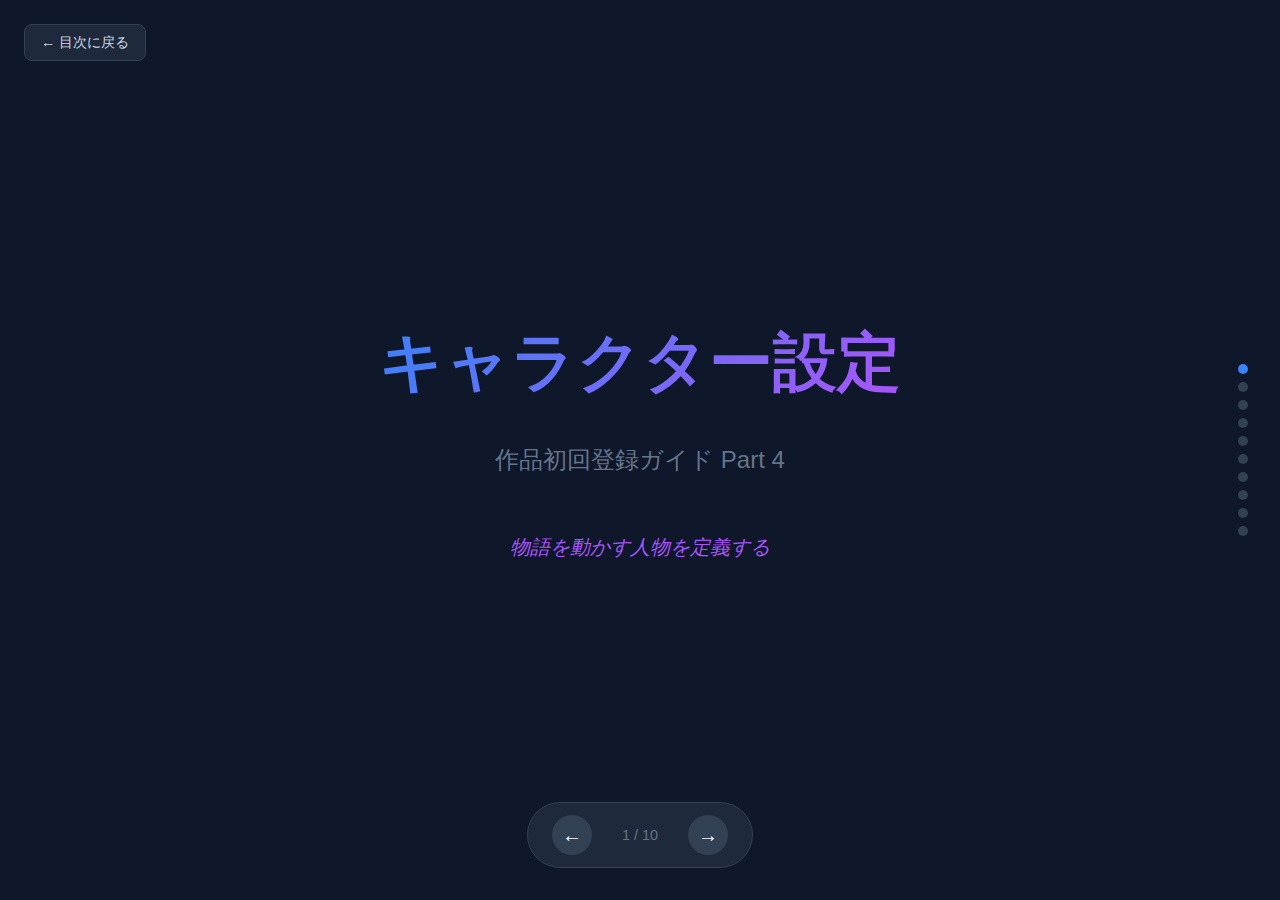
<file: docs/presentations/initial-registration/04-character-settings.html>
<!DOCTYPE html>
<html lang="ja">
<head>
  <meta charset="UTF-8">
  <meta name="viewport" content="width=device-width, initial-scale=1.0">
  <title>キャラクター設定 - 作品初回登録ガイド</title>
  <link rel="stylesheet" href="assets/styles.css">
</head>
<body>
  <a href="index.html" class="home-link">← 目次に戻る</a>

  <div class="presentation">

    <!-- Slide 1: Title -->
    <section class="slide slide-title active" data-slide="1">
      <h1>キャラクター設定</h1>
      <p class="subtitle">作品初回登録ガイド Part 4</p>
      <p class="tagline">物語を動かす人物を定義する</p>
    </section>

    <!-- Slide 2: What is Character Setting -->
    <section class="slide" data-slide="2">
      <h2>キャラクター設定とは？</h2>

      <div class="concept-box">
        <h3>登場人物の「設計図」</h3>
        <p class="lead">外見、性格、背景、関係性...キャラクターを立体的に定義します</p>
      </div>

      <div class="content-grid">
        <div class="card">
          <h3>基本情報</h3>
          <ul>
            <li><strong>名前</strong>：フルネーム、ニックネーム</li>
            <li><strong>外見</strong>：容姿、特徴</li>
            <li><strong>性格</strong>：性格特性、口調</li>
            <li><strong>立場</strong>：職業、社会的地位</li>
            <li><strong>能力</strong>：スキル、特技</li>
          </ul>
        </div>

        <div class="card">
          <h3>物語上の役割</h3>
          <ul>
            <li><strong>役割</strong>：主人公、敵、メンターなど</li>
            <li><strong>目的</strong>：何を求めているか</li>
            <li><strong>葛藤</strong>：内面の課題</li>
            <li><strong>アーク</strong>：成長の方向性</li>
            <li><strong>関係</strong>：他キャラとの関係</li>
          </ul>
        </div>

        <div class="card">
          <h3>Novel-Athanor-v2 の特徴</h3>
          <ul>
            <li><strong>フェーズ管理</strong>：成長を段階管理</li>
            <li><strong>AI可視性</strong>：隠し設定の制御</li>
            <li><strong>伏線連携</strong>：キャラに紐づく伏線</li>
          </ul>
        </div>
      </div>
    </section>

    <!-- Slide 3: File Format -->
    <section class="slide" data-slide="3">
      <h2>キャラクター設定のファイル形式</h2>

      <div class="content-split">
        <div>
          <h4>ファイルパス</h4>
          <div class="example-box">vault/{作品名}/characters/{キャラ名}.md</div>

          <div class="card" style="margin-top: 1rem;">
            <h4>基本構造</h4>
            <div class="example-box" style="font-size: 0.85rem;">---
type: character
name: "キャラクター名"
phases:
  - name: "物語開始時"
    episodes: "1-10"
  - name: "覚醒後"
    episodes: "11-"
current_phase: "物語開始時"
ai_visibility:
  default: 3
  hidden_section: 0
tags:
  - character
  - protagonist
---</div>
          </div>
        </div>

        <div>
          <h4>本文構造</h4>
          <div class="example-box" style="font-size: 0.8rem;">## 現在の状態
（current_phaseの状態を記述）

## フェーズ別記録

### 物語開始時
#### 外見
16歳の少女。茶髪のショートヘア。
村の普通の服を着ている。

#### 性格
内向的で人見知り。でも好奇心旺盛。

#### 立場
孤児院で暮らす身寄りのない少女。

#### 能力
特になし（本人も気づいていない）

#### 関係
- 院長：育ての親
- 村人：距離を置かれている

### 覚醒後
（同様の構造で変化を記述）

## 隠し設定
<!-- ai_visibility: 0 -->
- 実は失われた王族の末裔
- 体内に封印された魔力がある</div>
        </div>
      </div>
    </section>

    <!-- Slide 4: Phase Management -->
    <section class="slide" data-slide="4">
      <h2>フェーズ管理</h2>
      <p>キャラクターの成長・変化を段階的に管理します</p>

      <div class="concept-box">
        <h3>なぜフェーズ管理？</h3>
        <p class="lead">「今の主人公」と「成長後の主人公」は別人のように振る舞うことがある</p>
      </div>

      <div class="content-split">
        <div>
          <div class="card">
            <h4>フェーズ設定例</h4>
            <div class="example-box" style="font-size: 0.85rem;">phases:
  - name: "物語開始時"
    episodes: "1-10"
    # EP1〜10ではこの設定を参照

  - name: "師匠との修行中"
    episodes: "11-25"
    # EP11〜25ではこの設定を参照

  - name: "覚醒後"
    episodes: "26-"
    # EP26以降はこの設定を参照

current_phase: "物語開始時"
# 現在の執筆位置のフェーズ</div>
          </div>
        </div>

        <div>
          <div class="card">
            <h4>AIの動作</h4>
            <ul>
              <li>AIは <code>current_phase</code> の設定を参照</li>
              <li>過去フェーズは「思い出」として参照可能</li>
              <li>未来フェーズは参照不可（ネタバレ防止）</li>
            </ul>
          </div>

          <div class="card" style="margin-top: 1rem;">
            <h4>フェーズ切替のタイミング</h4>
            <ul>
              <li>大きな成長イベント後</li>
              <li>性格や能力の変化時</li>
              <li>立場や関係性の変化時</li>
            </ul>
          </div>
        </div>
      </div>
    </section>

    <!-- Slide 5: AI Visibility -->
    <section class="slide" data-slide="5">
      <h2>キャラクターのAI可視性</h2>
      <p>隠し設定やサプライズを守る</p>

      <div class="content-grid">
        <div class="card">
          <h4><span class="vis-badge level-3">Level 3</span> 公開情報</h4>
          <p>AIが執筆に使える情報</p>
          <ul>
            <li>外見、公開された性格</li>
            <li>キャラが自覚している能力</li>
            <li>他キャラも知っている情報</li>
          </ul>
        </div>

        <div class="card">
          <h4><span class="vis-badge level-2">Level 2</span> 暗示のみ</h4>
          <p>AIは知っているが直接書かない</p>
          <ul>
            <li>伏線として仕込む秘密</li>
            <li>後で明かす過去</li>
            <li>暗示だけ許可する情報</li>
          </ul>
        </div>

        <div class="card">
          <h4><span class="vis-badge level-1">Level 1</span> 存在のみ</h4>
          <p>AIは「何かある」と知るだけ</p>
          <ul>
            <li>「過去に何かあった」程度</li>
            <li>詳細は伏せたい秘密</li>
          </ul>
        </div>

        <div class="card">
          <h4><span class="vis-badge level-0">Level 0</span> 完全秘匿</h4>
          <p>AIは存在を知らない</p>
          <ul>
            <li>最大のサプライズ</li>
            <li>真の正体</li>
            <li>黒幕であることなど</li>
          </ul>
        </div>
      </div>
    </section>

    <!-- Slide 6: Secret Settings -->
    <section class="slide" data-slide="6">
      <h2>隠し設定の登録</h2>

      <div class="content-split">
        <div>
          <div class="card card-highlight">
            <h4>隠し設定の書き方</h4>
            <div class="example-box" style="font-size: 0.85rem;">## 隠し設定
<!-- ai_visibility: 0 -->

### 真の正体
実は失われた王族の末裔。
幼少期に王城から連れ出された。

### 封印された力
体内に古代の魔力が封印されている。
極度のストレスで発現する可能性。

### 関係の秘密
院長は実は王家の忠臣で、
主人公を守るために孤児院を営んでいる。</div>
          </div>
        </div>

        <div>
          <div class="card card-warning">
            <h4>よくある間違い</h4>
            <ul>
              <li>Level 0 にしたのに、本文で言及してしまう</li>
              <li>フェーズを切り替え忘れる</li>
              <li>全部隠してしまいAIが何も書けない</li>
            </ul>
          </div>

          <div class="card" style="margin-top: 1rem;">
            <h4>ベストプラクティス</h4>
            <ul>
              <li>公開情報を十分に用意する</li>
              <li>隠し設定は本当に必要なものだけ</li>
              <li>伏線は Level 2 で暗示を許可</li>
              <li>Level 0 は最重要秘密だけ</li>
            </ul>
          </div>
        </div>
      </div>
    </section>

    <!-- Slide 7: Relationships -->
    <section class="slide" data-slide="7">
      <h2>キャラクター間の関係</h2>

      <div class="content-split">
        <div>
          <div class="card">
            <h4>関係の記述方法</h4>
            <div class="example-box" style="font-size: 0.85rem;">#### 関係
<!-- ai_visibility: 3 -->
- **院長**: 育ての親。厳しいが愛情深い
- **村人A**: 幼馴染。唯一の友人
- **謎の老人**: 師匠。魔法を教えてくれる

<!-- ai_visibility: 2 -->
- **国王**: （本人は知らないが）
  王を倒そうとする敵対者

<!-- ai_visibility: 0 -->
- **院長**: 実は王家の忠臣で
  主人公の正体を知っている</div>
          </div>
        </div>

        <div>
          <div class="card">
            <h4>関係の種類</h4>
            <table>
              <tr><th>種類</th><th>例</th></tr>
              <tr><td>家族</td><td>親、兄弟、養親</td></tr>
              <tr><td>友人</td><td>幼馴染、親友</td></tr>
              <tr><td>師弟</td><td>師匠、弟子</td></tr>
              <tr><td>恋愛</td><td>恋人、片思い</td></tr>
              <tr><td>敵対</td><td>ライバル、宿敵</td></tr>
              <tr><td>主従</td><td>主人、従者</td></tr>
            </table>
          </div>

          <div class="summary-box" style="margin-top: 1rem;">
            <p><strong>ポイント</strong>：関係性にもAI可視性を設定できます。「本当の関係」を隠し、「表向きの関係」だけAIに見せることが可能。</p>
          </div>
        </div>
      </div>
    </section>

    <!-- Slide 8: Practical Example -->
    <section class="slide" data-slide="8">
      <h2>実践例：主人公の登録</h2>

      <div class="content-split">
        <div>
          <h4>対話例</h4>
          <div class="card">
            <p><strong>あなた：</strong></p>
            <p style="background: var(--bg-card); padding: 1rem; border-radius: 0.5rem; font-size: 0.9rem;">
              主人公を登録したい。<br>
              名前はアイラ、16歳の孤児の少女。<br>
              内向的だけど好奇心旺盛。<br>
              実は王族の血筋だけど、それは最終盤まで秘密。<br>
              物語を通じて自信をつけていく。
            </p>
          </div>

          <div class="card" style="margin-top: 1rem;">
            <p><strong>AI：</strong></p>
            <p style="background: var(--bg-card); padding: 1rem; border-radius: 0.5rem; font-size: 0.9rem;">
              承知しました。以下の構成で登録します：<br><br>
              <strong>フェーズ：</strong><br>
              1. 物語開始時（内向的）<br>
              2. 修行中（成長中）<br>
              3. 覚醒後（自信を持った）<br><br>
              <strong>AI可視性：</strong><br>
              ・基本情報 → Level 3<br>
              ・王族の血筋 → Level 0<br><br>
              よろしいですか？
            </p>
          </div>
        </div>

        <div>
          <h4>確認ポイント</h4>
          <div class="card">
            <ul class="checklist">
              <li>名前は正しいか</li>
              <li>フェーズの区切りは適切か</li>
              <li>AI可視性は意図通りか</li>
              <li>関係性は網羅されているか</li>
              <li>足りない情報はないか</li>
            </ul>
          </div>

          <div class="exception-box" style="margin-top: 1rem;">
            <h4>後から追加・修正OK</h4>
            <p>最初は最小限でも大丈夫。執筆しながら情報を追加していけます。</p>
          </div>
        </div>
      </div>
    </section>

    <!-- Slide 9: Exception Cases -->
    <section class="slide" data-slide="9">
      <h2>例外ケース：キャラクター設定</h2>

      <div class="content-grid">
        <div class="exception-box">
          <h4>モブキャラも登録必要？</h4>
          <p>名前付きで複数回登場するなら登録推奨。一度だけの通行人Aは不要です。</p>
          <p style="font-size: 0.85rem; color: var(--text-muted);">後から重要になったら、その時点で登録すればOK。</p>
        </div>

        <div class="exception-box">
          <h4>キャラが死亡する場合</h4>
          <p>フェーズに「死亡」を追加し、以降のエピソードではAI参照対象外になります。回想で登場する場合は「過去フェーズ」として参照。</p>
        </div>

        <div class="exception-box">
          <h4>複数名義のキャラ</h4>
          <p>例：「仮面の騎士」と「王子」が同一人物の場合、両方の名義で登録し、関連付けをLevel 0で設定します。</p>
          <div class="example-box" style="font-size: 0.8rem; margin-top: 0.5rem;">## 隠し設定
<!-- ai_visibility: 0 -->
正体は [[王子アレクス]] と同一人物</div>
        </div>

        <div class="exception-box">
          <h4>キャラの設定が未定</h4>
          <p>「未定」として登録し、Level 0に。執筆しながら固まったら詳細を追加し、可視性を上げます。</p>
        </div>
      </div>
    </section>

    <!-- Slide 10: Summary -->
    <section class="slide" data-slide="10">
      <h2>まとめ - キャラクター設定</h2>

      <div class="content-split">
        <div>
          <h3>このセクションで学んだこと</h3>
          <ul>
            <li>キャラクター設定の構造</li>
            <li>フェーズ管理の使い方</li>
            <li>AI可視性の設定方法</li>
            <li>隠し設定の登録</li>
            <li>キャラクター間の関係</li>
          </ul>

          <div class="card" style="margin-top: 1.5rem;">
            <h4>登録の優先順位</h4>
            <ol>
              <li>主人公</li>
              <li>メインキャラ（ヒロイン、敵など）</li>
              <li>重要サブキャラ</li>
              <li>その他（後から追加可）</li>
            </ol>
          </div>
        </div>

        <div>
          <h3>次のセクション</h3>
          <div class="card card-success">
            <h4>→ 伏線とAI情報制御</h4>
            <p>伏線の登録方法とAI可視性の詳細設定を学びます。</p>
            <a href="05-foreshadowing.html" style="color: var(--accent); font-weight: 600;">伏線設定へ進む →</a>
          </div>

          <div class="card" style="margin-top: 1rem;">
            <h4>前のセクション</h4>
            <a href="03-world-settings.html" style="color: var(--text-muted);">← ワールド設定</a>
          </div>
        </div>
      </div>
    </section>

  </div>

  <!-- Navigation -->
  <nav class="nav">
    <button class="nav-btn" id="prev-btn" aria-label="前のスライド">←</button>
    <span class="nav-counter"><span id="current-slide">1</span> / <span id="total-slides">10</span></span>
    <button class="nav-btn" id="next-btn" aria-label="次のスライド">→</button>
  </nav>

  <div class="indicators" id="indicators"></div>

  <script>
    const slides = document.querySelectorAll('.slide');
    const totalSlides = slides.length;
    let currentSlide = 1;

    const prevBtn = document.getElementById('prev-btn');
    const nextBtn = document.getElementById('next-btn');
    const currentSlideSpan = document.getElementById('current-slide');
    const totalSlidesSpan = document.getElementById('total-slides');
    const indicatorsContainer = document.getElementById('indicators');

    totalSlidesSpan.textContent = totalSlides;

    for (let i = 1; i <= totalSlides; i++) {
      const indicator = document.createElement('div');
      indicator.className = 'indicator' + (i === 1 ? ' active' : '');
      indicator.dataset.slide = i;
      indicator.addEventListener('click', () => goToSlide(i));
      indicatorsContainer.appendChild(indicator);
    }

    function updateSlide() {
      slides.forEach((slide, index) => {
        slide.classList.toggle('active', index + 1 === currentSlide);
      });
      document.querySelectorAll('.indicator').forEach((ind, index) => {
        ind.classList.toggle('active', index + 1 === currentSlide);
      });
      currentSlideSpan.textContent = currentSlide;
      prevBtn.disabled = currentSlide === 1;
      nextBtn.disabled = currentSlide === totalSlides;
    }

    function goToSlide(n) {
      currentSlide = Math.max(1, Math.min(n, totalSlides));
      updateSlide();
    }

    function nextSlide() { if (currentSlide < totalSlides) { currentSlide++; updateSlide(); } }
    function prevSlide() { if (currentSlide > 1) { currentSlide--; updateSlide(); } }

    prevBtn.addEventListener('click', prevSlide);
    nextBtn.addEventListener('click', nextSlide);

    document.addEventListener('keydown', (e) => {
      if (e.key === 'ArrowRight' || e.key === ' ') { e.preventDefault(); nextSlide(); }
      else if (e.key === 'ArrowLeft') { e.preventDefault(); prevSlide(); }
      else if (e.key === 'Home') { e.preventDefault(); goToSlide(1); }
      else if (e.key === 'End') { e.preventDefault(); goToSlide(totalSlides); }
    });

    let touchStartX = 0;
    document.addEventListener('touchstart', (e) => { touchStartX = e.changedTouches[0].screenX; });
    document.addEventListener('touchend', (e) => {
      const diff = touchStartX - e.changedTouches[0].screenX;
      if (Math.abs(diff) > 50) { diff > 0 ? nextSlide() : prevSlide(); }
    });
  </script>
</body>
</html>
</file>
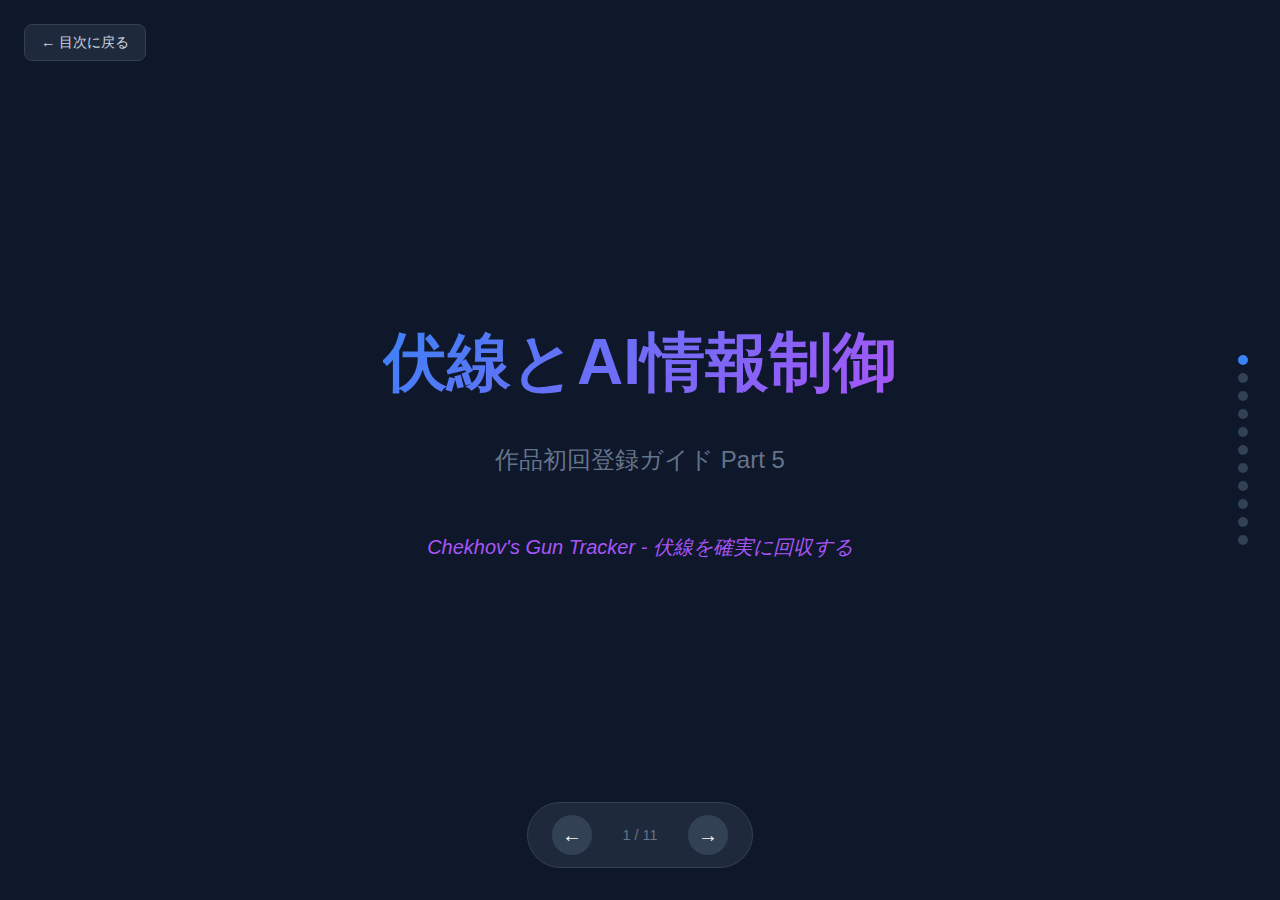
<file: docs/presentations/initial-registration/05-foreshadowing.html>
<!DOCTYPE html>
<html lang="ja">
<head>
  <meta charset="UTF-8">
  <meta name="viewport" content="width=device-width, initial-scale=1.0">
  <title>伏線とAI情報制御 - 作品初回登録ガイド</title>
  <link rel="stylesheet" href="assets/styles.css">
</head>
<body>
  <a href="index.html" class="home-link">← 目次に戻る</a>

  <div class="presentation">

    <!-- Slide 1: Title -->
    <section class="slide slide-title active" data-slide="1">
      <h1>伏線とAI情報制御</h1>
      <p class="subtitle">作品初回登録ガイド Part 5</p>
      <p class="tagline">Chekhov's Gun Tracker - 伏線を確実に回収する</p>
    </section>

    <!-- Slide 2: What is Foreshadowing Management -->
    <section class="slide" data-slide="2">
      <h2>伏線管理とは？</h2>

      <div class="concept-box">
        <h3>「チェーホフの銃」を追跡する</h3>
        <p class="lead">「第一幕で壁に銃があれば、第三幕で発砲されなければならない」</p>
      </div>

      <div class="content-grid">
        <div class="card">
          <h3>伏線管理の目的</h3>
          <ul>
            <li><strong>回収忘れ防止</strong>：張った伏線を追跡</li>
            <li><strong>張り忘れ防止</strong>：設置タイミング管理</li>
            <li><strong>ネタバレ防止</strong>：AI情報制御と連携</li>
            <li><strong>効果的な伏線</strong>：微細度の管理</li>
          </ul>
        </div>

        <div class="card">
          <h3>伏線のライフサイクル</h3>
          <div class="flow-vertical" style="margin: 1rem 0;">
            <span style="color: var(--text-muted);">registered（登録）</span>
            <span class="flow-arrow-down">↓</span>
            <span style="color: var(--level-l1);">planted（設置）</span>
            <span class="flow-arrow-down">↓</span>
            <span style="color: var(--level-l2);">reinforced（強化）</span>
            <span class="flow-arrow-down">↓</span>
            <span style="color: var(--status-complete);">revealed（回収）</span>
          </div>
        </div>
      </div>
    </section>

    <!-- Slide 3: Foreshadowing Lifecycle -->
    <section class="slide" data-slide="3">
      <h2>伏線のライフサイクル詳細</h2>

      <div class="content-grid">
        <div class="card">
          <h4>registered（登録済み）</h4>
          <p>アイデアとして登録。まだ本文には出ていない。</p>
          <p style="font-size: 0.9rem; color: var(--text-muted);">AI可視性: Level 0（秘匿）</p>
        </div>

        <div class="card">
          <h4>planted（設置完了）</h4>
          <p>本文中に伏線が張られた状態。</p>
          <p style="font-size: 0.9rem; color: var(--text-muted);">AI可視性: Level 1-2（認識/内容認識）</p>
        </div>

        <div class="card">
          <h4>reinforced（強化済み）</h4>
          <p>伏線が補強された。読者に再認識させた。</p>
          <p style="font-size: 0.9rem; color: var(--text-muted);">AI可視性: Level 2（内容認識）</p>
        </div>

        <div class="card">
          <h4>revealed（回収完了）</h4>
          <p>伏線が回収された。読者に明かされた。</p>
          <p style="font-size: 0.9rem; color: var(--text-muted);">AI可視性: Level 3（使用可能）</p>
        </div>
      </div>

      <div class="summary-box">
        <p><strong>ポイント</strong>：ステータスが変わると、AI可視性も自動的に推奨レベルに更新されます。</p>
      </div>
    </section>

    <!-- Slide 4: Subtlety Level -->
    <section class="slide" data-slide="4">
      <h2>微細度スケール（Subtlety Level）</h2>
      <p>伏線の「さりげなさ」を1-10で指定</p>

      <div class="content-grid">
        <div class="card">
          <h4>1-2: 明白</h4>
          <p>読者が即座に「これは伏線だ」と気づく</p>
          <div class="example-box" style="font-size: 0.85rem;">「いつかこれが役立つ時が来る」
という台詞</div>
        </div>

        <div class="card">
          <h4>3-4: 標準</h4>
          <p>注意深い読者なら気づく</p>
          <div class="example-box" style="font-size: 0.85rem;">意味深な描写、
繰り返される小道具</div>
        </div>

        <div class="card">
          <h4>5-6: 微細</h4>
          <p>初読では気づきにくい</p>
          <div class="example-box" style="font-size: 0.85rem;">何気ない会話の中の情報、
背景描写の一部</div>
        </div>

        <div class="card">
          <h4>7-8: 隠れ</h4>
          <p>再読時に初めて意味がわかる</p>
          <div class="example-box" style="font-size: 0.85rem;">キャラクターの無意識の癖、
比喩や象徴表現</div>
        </div>

        <div class="card">
          <h4>9-10: 極微細</h4>
          <p>回収時に「そういえば」と思い出す程度</p>
          <div class="example-box" style="font-size: 0.85rem;">一度だけの短い描写、
省略や暗示</div>
        </div>
      </div>
    </section>

    <!-- Slide 5: Registration Format -->
    <section class="slide" data-slide="5">
      <h2>伏線の登録形式</h2>

      <div class="content-split">
        <div>
          <h4>伏線登録簿（registry.yaml）</h4>
          <div class="example-box" style="font-size: 0.75rem;">foreshadowing:
  - id: FS-03-rocket  # 第3話で植えるロケットの伏線
    title: "主人公のロケット"
    type: character_secret
    status: registered
    subtlety_level: 7

    # AI情報制御
    ai_visibility:
      level: 2
      forbidden_keywords:
        - "王族"
        - "血筋"
      allowed_expressions:
        - "彼女の瞳には見覚えのある光があった"

    # 伏線の内容
    seed:
      content: "主人公が古びたロケットを持っている"
      description: "何気なくロケットを触る描写"

    payoff:
      content: "ロケット内の写真が真実を示す"
      planned_episode: "EP-050"

    # 関連要素
    related:
      characters:
        - "主人公"
        - "謎の老人"</div>
        </div>

        <div>
          <div class="card">
            <h4>ID命名規則</h4>
            <p><code>FS-{episode}-{slug}</code></p>
            <ul>
              <li><strong>FS-03-rocket</strong><br>第3話で植えるロケットの伏線</li>
              <li><strong>FS-08-sealed-door</strong><br>第8話で植える封印された扉</li>
            </ul>
          </div>

          <div class="card" style="margin-top: 1rem;">
            <h4>伏線タイプ</h4>
            <table>
              <tr><th>タイプ</th><th>説明</th></tr>
              <tr><td>character_secret</td><td>キャラの秘密</td></tr>
              <tr><td>plot_twist</td><td>プロットの転換点</td></tr>
              <tr><td>world_reveal</td><td>世界観の真実</td></tr>
              <tr><td>item_significance</td><td>アイテムの重要性</td></tr>
            </table>
          </div>
        </div>
      </div>
    </section>

    <!-- Slide 6: AI Information Control -->
    <section class="slide" data-slide="6">
      <h2>AI情報制御の詳細</h2>

      <div class="concept-box">
        <h3>ユーザーの最重要要件</h3>
        <p class="lead">「AIが設定を知ったことで、意図せずネタバレを文章に混ぜてしまうことを防ぎたい」</p>
      </div>

      <div class="content-split">
        <div>
          <div class="card">
            <h4>forbidden_keywords（禁止キーワード）</h4>
            <p>AIがこれらの語句を使うと警告</p>
            <div class="example-box" style="font-size: 0.85rem;">forbidden_keywords:
  - "王族"
  - "血筋"
  - "高貴"
  - "王家"</div>
          </div>

          <div class="card" style="margin-top: 1rem;">
            <h4>allowed_expressions（許可表現）</h4>
            <p>暗示として使ってよい表現</p>
            <div class="example-box" style="font-size: 0.85rem;">allowed_expressions:
  - "彼女の瞳には見覚えのある光が..."
  - "その立ち振る舞いには育ちの良さが..."</div>
          </div>
        </div>

        <div>
          <div class="card card-warning">
            <h4>Pink Elephant Paradox 対策</h4>
            <p>「〇〇について言及するな」という否定命令は逆効果。</p>
            <p style="margin-top: 0.5rem;">代わりに「情報の不在」を伝える：</p>
            <div class="example-box" style="font-size: 0.85rem; margin-top: 0.5rem;">「{character}の背景の一部は、
現在のコンテキストには含まれていません。
提示された情報のみに基づいて描写してください。」</div>
          </div>
        </div>
      </div>
    </section>

    <!-- Slide 7: Practical Registration -->
    <section class="slide" data-slide="7">
      <h2>実践：伏線の登録手順</h2>

      <div class="content-split">
        <div>
          <h4>対話例</h4>
          <div class="card">
            <p><strong>あなた：</strong></p>
            <p style="background: var(--bg-card); padding: 1rem; border-radius: 0.5rem; font-size: 0.9rem;">
              伏線を登録したい。<br>
              主人公が持っている古いロケット。<br>
              中には敵対者の若い頃の写真が入っている。<br>
              第3話で何気なく出して、第50話で開けて真実を知る展開。
            </p>
          </div>

          <div class="card" style="margin-top: 1rem;">
            <p><strong>AI：</strong></p>
            <p style="background: var(--bg-card); padding: 1rem; border-radius: 0.5rem; font-size: 0.9rem;">
              承知しました。以下で登録します：<br><br>
              <strong>ID:</strong> FS-03-rocket<br>
              <strong>微細度:</strong> 7（隠れ）<br>
              <strong>設置予定:</strong> EP-003<br>
              <strong>回収予定:</strong> EP-050<br><br>
              <strong>禁止キーワード:</strong><br>
              「敵の若い頃」「写真」「秘密」<br><br>
              <strong>許可表現:</strong><br>
              「古びたロケットを大切そうに触る」<br><br>
              よろしいですか？
            </p>
          </div>
        </div>

        <div>
          <h4>確認ポイント</h4>
          <div class="card">
            <ul class="checklist">
              <li>設置・回収の時期は適切か</li>
              <li>微細度は意図通りか</li>
              <li>禁止キーワードは十分か</li>
              <li>許可表現は自然か</li>
              <li>関連キャラは正しいか</li>
            </ul>
          </div>

          <div class="card" style="margin-top: 1rem;">
            <h4>強化（reinforce）の追加</h4>
            <p>必要に応じて途中で強化を入れる</p>
            <div class="example-box" style="font-size: 0.85rem; margin-top: 0.5rem;">reinforcements:
  - episode: "EP-020"
    subtlety: 5
    note: "他人がロケットに気づく"</div>
          </div>
        </div>
      </div>
    </section>

    <!-- Slide 8: Alert System -->
    <section class="slide" data-slide="8">
      <h2>伏線アラートシステム</h2>
      <p>回収忘れや長期未言及を防止</p>

      <div class="content-grid">
        <div class="card card-warning">
          <h4>回収リマインダー</h4>
          <p>回収予定の5エピソード前に通知</p>
          <div class="example-box" style="font-size: 0.85rem; margin-top: 0.5rem;">【伏線回収リマインダー】
伏線「主人公のロケット」の回収予定が
近づいています。
- 予定回収: EP-050
- 現在: EP-045
- 残り: 5エピソード</div>
        </div>

        <div class="card card-warning">
          <h4>長期未言及アラート</h4>
          <p>10エピソード以上言及なしで警告</p>
          <div class="example-box" style="font-size: 0.85rem; margin-top: 0.5rem;">【伏線強化推奨】
伏線「主人公のロケット」が
長期間言及されていません。
- 最後の言及: EP-008
- 経過: 12エピソード
読者が忘れている可能性があります。</div>
        </div>

        <div class="card card-error">
          <h4>回収漏れ最終アラート</h4>
          <p>最終話で未回収の伏線があれば警告</p>
        </div>

        <div class="card">
          <h4>意図しない伏線検出</h4>
          <p>AIが「伏線的な描写」を検出した場合に通知。登録するか削除するか選択できます。</p>
        </div>
      </div>
    </section>

    <!-- Slide 9: Visibility Config File -->
    <section class="slide" data-slide="9">
      <h2>AI可視性設定ファイル</h2>

      <div class="content-split">
        <div>
          <h4>visibility.yaml</h4>
          <div class="example-box" style="font-size: 0.75rem;">version: "1.0"
default_visibility: 3

entities:
  characters:
    アイラ:
      sections:
        基本情報: 3
        現在の状態: 3
        フェーズ別記録: 3
        隠し設定: 0

      secrets:
        - id: SEC-001
          content: "アイラは実は王族の血筋"
          visibility: 2
          forbidden_keywords:
            - "王族"
            - "血筋"
          allowed_expressions:
            - "彼女の瞳には見覚えのある光があった"

  foreshadowing:
    FS-03-rocket:
      visibility: 2

  world_settings:
    魔法体系:
      sections:
        概要: 3
        禁忌の魔法: 1</div>
        </div>

        <div>
          <div class="card">
            <h4>設定ファイルの場所</h4>
            <div class="example-box">vault/{作品名}/_ai_control/visibility.yaml</div>
          </div>

          <div class="card" style="margin-top: 1rem;">
            <h4>可視性レベル早見表</h4>
            <table>
              <tr><th>Level</th><th>AIの認識</th><th>AIの行動</th></tr>
              <tr><td><span class="vis-badge level-0">0</span></td><td>存在を知らない</td><td>何も書けない</td></tr>
              <tr><td><span class="vis-badge level-1">1</span></td><td>何かあると知る</td><td>内容に触れない</td></tr>
              <tr><td><span class="vis-badge level-2">2</span></td><td>内容を知る</td><td>暗示のみ可</td></tr>
              <tr><td><span class="vis-badge level-3">3</span></td><td>完全に把握</td><td>自由に使用</td></tr>
            </table>
          </div>
        </div>
      </div>
    </section>

    <!-- Slide 10: Exception Cases -->
    <section class="slide" data-slide="10">
      <h2>例外ケース：伏線管理</h2>

      <div class="content-grid">
        <div class="exception-box">
          <h4>伏線を回収しないことにした</h4>
          <p>ステータスを「abandoned」に変更し、理由を記録。AI可視性は Level 0 に戻ります。</p>
          <div class="example-box" style="font-size: 0.8rem; margin-top: 0.5rem;">status: abandoned
abandoned_reason: "プロット変更により不要になった"</div>
        </div>

        <div class="exception-box">
          <h4>回収時期を変更したい</h4>
          <p><code>planned_episode</code> を更新するだけ。アラートの時期も自動調整されます。</p>
        </div>

        <div class="exception-box">
          <h4>伏線が意図せず漏れた</h4>
          <p>Reviewer Agent が検出して警告します。修正するか、そのまま回収に進むか選択できます。</p>
        </div>

        <div class="exception-box">
          <h4>複数の伏線が連動する</h4>
          <p><code>prerequisite</code> で依存関係を設定。前提の伏線が回収されるまで、後続の伏線は設置不可に。</p>
          <div class="example-box" style="font-size: 0.8rem; margin-top: 0.5rem;">prerequisite:
  - "FS-08-sealed-door/revealed"  # この伏線が回収されてから</div>
        </div>
      </div>
    </section>

    <!-- Slide 11: Summary -->
    <section class="slide" data-slide="11">
      <h2>まとめ - 伏線とAI情報制御</h2>

      <div class="content-split">
        <div>
          <h3>このセクションで学んだこと</h3>
          <ul>
            <li>伏線のライフサイクル</li>
            <li>微細度スケールの使い方</li>
            <li>伏線登録の形式</li>
            <li>AI情報制御の設定</li>
            <li>アラートシステム</li>
          </ul>

          <div class="card" style="margin-top: 1.5rem;">
            <h4>初回登録での伏線</h4>
            <ul>
              <li>最初は主要な伏線だけ登録</li>
              <li>詳細は執筆しながら追加OK</li>
              <li>AI可視性は慎重に設定</li>
            </ul>
          </div>
        </div>

        <div>
          <h3>次のセクション</h3>
          <div class="card card-success">
            <h4>→ 最終チェックと例外ケース</h4>
            <p>登録完了前の最終確認と、様々な例外への対応方法。</p>
            <a href="06-finalization.html" style="color: var(--accent); font-weight: 600;">最終チェックへ進む →</a>
          </div>

          <div class="card" style="margin-top: 1rem;">
            <h4>前のセクション</h4>
            <a href="04-character-settings.html" style="color: var(--text-muted);">← キャラクター設定</a>
          </div>
        </div>
      </div>
    </section>

  </div>

  <!-- Navigation -->
  <nav class="nav">
    <button class="nav-btn" id="prev-btn" aria-label="前のスライド">←</button>
    <span class="nav-counter"><span id="current-slide">1</span> / <span id="total-slides">11</span></span>
    <button class="nav-btn" id="next-btn" aria-label="次のスライド">→</button>
  </nav>

  <div class="indicators" id="indicators"></div>

  <script>
    const slides = document.querySelectorAll('.slide');
    const totalSlides = slides.length;
    let currentSlide = 1;

    const prevBtn = document.getElementById('prev-btn');
    const nextBtn = document.getElementById('next-btn');
    const currentSlideSpan = document.getElementById('current-slide');
    const totalSlidesSpan = document.getElementById('total-slides');
    const indicatorsContainer = document.getElementById('indicators');

    totalSlidesSpan.textContent = totalSlides;

    for (let i = 1; i <= totalSlides; i++) {
      const indicator = document.createElement('div');
      indicator.className = 'indicator' + (i === 1 ? ' active' : '');
      indicator.dataset.slide = i;
      indicator.addEventListener('click', () => goToSlide(i));
      indicatorsContainer.appendChild(indicator);
    }

    function updateSlide() {
      slides.forEach((slide, index) => {
        slide.classList.toggle('active', index + 1 === currentSlide);
      });
      document.querySelectorAll('.indicator').forEach((ind, index) => {
        ind.classList.toggle('active', index + 1 === currentSlide);
      });
      currentSlideSpan.textContent = currentSlide;
      prevBtn.disabled = currentSlide === 1;
      nextBtn.disabled = currentSlide === totalSlides;
    }

    function goToSlide(n) {
      currentSlide = Math.max(1, Math.min(n, totalSlides));
      updateSlide();
    }

    function nextSlide() { if (currentSlide < totalSlides) { currentSlide++; updateSlide(); } }
    function prevSlide() { if (currentSlide > 1) { currentSlide--; updateSlide(); } }

    prevBtn.addEventListener('click', prevSlide);
    nextBtn.addEventListener('click', nextSlide);

    document.addEventListener('keydown', (e) => {
      if (e.key === 'ArrowRight' || e.key === ' ') { e.preventDefault(); nextSlide(); }
      else if (e.key === 'ArrowLeft') { e.preventDefault(); prevSlide(); }
      else if (e.key === 'Home') { e.preventDefault(); goToSlide(1); }
      else if (e.key === 'End') { e.preventDefault(); goToSlide(totalSlides); }
    });

    let touchStartX = 0;
    document.addEventListener('touchstart', (e) => { touchStartX = e.changedTouches[0].screenX; });
    document.addEventListener('touchend', (e) => {
      const diff = touchStartX - e.changedTouches[0].screenX;
      if (Math.abs(diff) > 50) { diff > 0 ? nextSlide() : prevSlide(); }
    });
  </script>
</body>
</html>
</file>
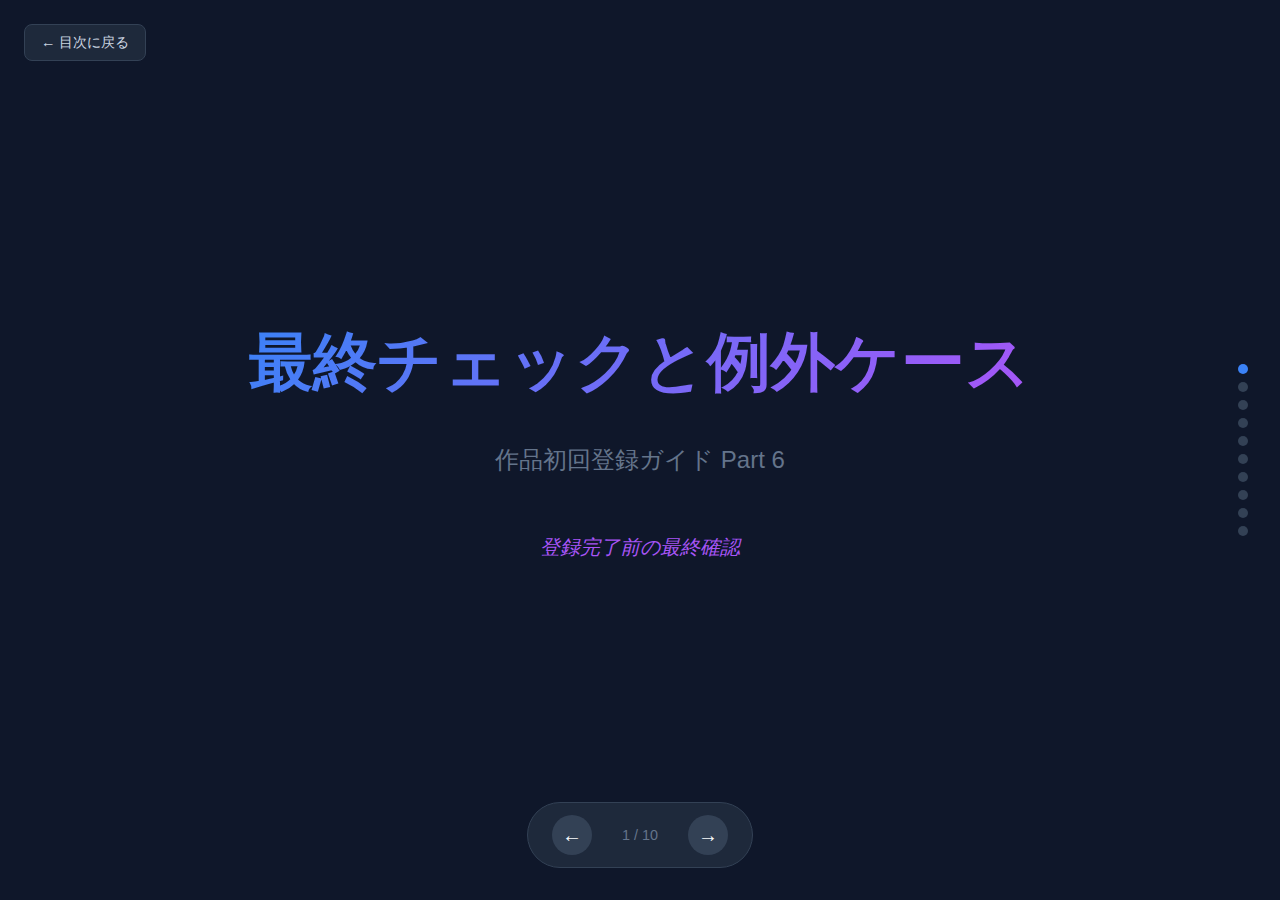
<file: docs/presentations/initial-registration/06-finalization.html>
<!DOCTYPE html>
<html lang="ja">
<head>
  <meta charset="UTF-8">
  <meta name="viewport" content="width=device-width, initial-scale=1.0">
  <title>最終チェックと例外ケース - 作品初回登録ガイド</title>
  <link rel="stylesheet" href="assets/styles.css">
</head>
<body>
  <a href="index.html" class="home-link">← 目次に戻る</a>

  <div class="presentation">

    <!-- Slide 1: Title -->
    <section class="slide slide-title active" data-slide="1">
      <h1>最終チェックと例外ケース</h1>
      <p class="subtitle">作品初回登録ガイド Part 6</p>
      <p class="tagline">登録完了前の最終確認</p>
    </section>

    <!-- Slide 2: Final Checklist -->
    <section class="slide" data-slide="2">
      <h2>初回登録チェックリスト</h2>
      <p>すべて確認したら執筆開始の準備完了です</p>

      <div class="content-grid">
        <div class="card">
          <h4>プロット</h4>
          <ul class="checklist">
            <li>L1プロットが承認されている</li>
            <li>L2（章構成）が作成されている</li>
            <li>第一章のL3が作成されている</li>
            <li>三幕構成が明確</li>
            <li>結末が決まっている</li>
          </ul>
        </div>

        <div class="card">
          <h4>キャラクター</h4>
          <ul class="checklist">
            <li>主人公が登録されている</li>
            <li>主要キャラが登録されている</li>
            <li>フェーズが設定されている</li>
            <li>隠し設定のAI可視性が適切</li>
            <li>関係性が定義されている</li>
          </ul>
        </div>

        <div class="card">
          <h4>ワールド設定</h4>
          <ul class="checklist">
            <li>核となる設定が登録されている</li>
            <li>最初に登場する場所がある</li>
            <li>特殊ルールが明記されている</li>
            <li>AI可視性が適切</li>
          </ul>
        </div>

        <div class="card">
          <h4>伏線・AI制御</h4>
          <ul class="checklist">
            <li>主要な伏線が登録されている</li>
            <li>設置・回収予定が設定されている</li>
            <li>禁止キーワードが設定されている</li>
            <li>visibility.yamlが作成されている</li>
          </ul>
        </div>
      </div>
    </section>

    <!-- Slide 3: Minimum Required -->
    <section class="slide" data-slide="3">
      <h2>最低限必要なもの</h2>

      <div class="concept-box">
        <h3>これだけあれば執筆開始できます</h3>
        <p class="lead">完璧を求めず、まずは最小限で始めましょう</p>
      </div>

      <div class="content-grid">
        <div class="card card-success">
          <h4>必須</h4>
          <ul>
            <li><strong>L1プロット</strong>：全体テーマと結末</li>
            <li><strong>主人公設定</strong>：基本情報のみでOK</li>
            <li><strong>第1話のL3</strong>：最初の1話分</li>
          </ul>
        </div>

        <div class="card">
          <h4>推奨</h4>
          <ul>
            <li>L2（章構成）の概要</li>
            <li>メインキャラ2-3人</li>
            <li>核となるワールド設定</li>
            <li>主要な伏線1-2個</li>
          </ul>
        </div>

        <div class="card">
          <h4>後から追加可能</h4>
          <ul>
            <li>サブキャラクター</li>
            <li>詳細なワールド設定</li>
            <li>追加の伏線</li>
            <li>詳細なL3</li>
          </ul>
        </div>
      </div>

      <div class="summary-box">
        <p><strong>ポイント</strong>：最初から完璧な設定は不要です。執筆しながら肉付けしていくのが自然な流れです。</p>
      </div>
    </section>

    <!-- Slide 4: Common Mistakes -->
    <section class="slide" data-slide="4">
      <h2>よくある間違いと対策</h2>

      <div class="content-grid">
        <div class="card card-error">
          <h4>設定を詰め込みすぎ</h4>
          <p>使わない設定まで大量に登録してしまう</p>
          <p style="color: var(--status-complete); margin-top: 0.5rem;"><strong>対策:</strong> 物語に登場するものだけ登録。必要になったら追加。</p>
        </div>

        <div class="card card-error">
          <h4>AI可視性を全部 Level 0 に</h4>
          <p>隠しすぎてAIが何も書けない</p>
          <p style="color: var(--status-complete); margin-top: 0.5rem;"><strong>対策:</strong> Level 0 は本当に重要な秘密だけ。公開情報を十分に用意。</p>
        </div>

        <div class="card card-error">
          <h4>フェーズを設定し忘れ</h4>
          <p>キャラの成長を管理できない</p>
          <p style="color: var(--status-complete); margin-top: 0.5rem;"><strong>対策:</strong> 大きな変化があるキャラは必ずフェーズを設定。</p>
        </div>

        <div class="card card-error">
          <h4>伏線の回収時期が曖昧</h4>
          <p>「いつか回収する」で放置</p>
          <p style="color: var(--status-complete); margin-top: 0.5rem;"><strong>対策:</strong> planned_episode を必ず設定。アラートが助けてくれる。</p>
        </div>
      </div>
    </section>

    <!-- Slide 5: Exception Cases 1 -->
    <section class="slide" data-slide="5">
      <h2>例外ケース集（1）</h2>

      <div class="content-grid">
        <div class="exception-box">
          <h4>シリーズもの・続編の場合</h4>
          <p>前作の設定をインポートできます。</p>
          <div class="example-box" style="font-size: 0.85rem; margin-top: 0.5rem;">1. 前作の vault をコピー
2. 必要な設定を引き継ぎ
3. 新作用に調整
4. AI可視性をリセット（回収済み伏線は Level 3 に）</div>
        </div>

        <div class="exception-box">
          <h4>共同執筆の場合</h4>
          <p>Gitで設定を共有。競合は手動マージ。</p>
          <ul>
            <li>同じ vault を Git で管理</li>
            <li>担当キャラを分担</li>
            <li>visibility.yaml の編集は慎重に</li>
          </ul>
        </div>

        <div class="exception-box">
          <h4>プロットを決めずに書きたい（パンツァー）</h4>
          <p>最低限 L1（テーマと方向性）だけ設定。L2/L3 は「未定」で登録し、執筆しながら追加。</p>
          <p style="font-size: 0.85rem; color: var(--text-muted);">伏線管理やAI支援の精度は下がりますが、可能です。</p>
        </div>

        <div class="exception-box">
          <h4>既存作品を途中から登録したい</h4>
          <p>既存エピソードをインポートし、Summary を自動生成。そこから Plot を逆算で作成できます。</p>
        </div>
      </div>
    </section>

    <!-- Slide 6: Exception Cases 2 -->
    <section class="slide" data-slide="6">
      <h2>例外ケース集（2）</h2>

      <div class="content-grid">
        <div class="exception-box">
          <h4>ジャンルによる違い</h4>
          <table>
            <tr><th>ジャンル</th><th>重視する設定</th></tr>
            <tr><td>ファンタジー</td><td>魔法体系、世界観</td></tr>
            <tr><td>ミステリー</td><td>伏線、AI可視性</td></tr>
            <tr><td>恋愛</td><td>キャラ関係、フェーズ</td></tr>
            <tr><td>現代劇</td><td>キャラ設定（世界観は最小限）</td></tr>
          </table>
        </div>

        <div class="exception-box">
          <h4>短編の場合</h4>
          <p>L2を省略可能。L1 → L3 で直接シーン構成へ。</p>
          <p style="font-size: 0.85rem; color: var(--text-muted);">キャラ設定も最小限でOK。</p>
        </div>

        <div class="exception-box">
          <h4>連載中に大幅な方向転換</h4>
          <ol style="font-size: 0.9rem;">
            <li>L1を修正</li>
            <li>整合性チェックを実行</li>
            <li>矛盾点のリストを確認</li>
            <li>必要に応じてL2/L3を修正</li>
            <li>伏線のステータスを見直し</li>
          </ol>
        </div>

        <div class="exception-box">
          <h4>設定を大量に追加したい</h4>
          <p>一度に大量追加すると整合性チェックが大変。少しずつ追加し、都度チェックを推奨。</p>
        </div>
      </div>
    </section>

    <!-- Slide 7: Troubleshooting -->
    <section class="slide" data-slide="7">
      <h2>トラブルシューティング</h2>

      <div class="content-grid">
        <div class="card card-warning">
          <h4>AIが設定と矛盾することを書く</h4>
          <p><strong>原因:</strong> AI可視性が正しく設定されていない、またはコンテキストが不足</p>
          <p><strong>対策:</strong></p>
          <ul>
            <li>visibility.yaml を確認</li>
            <li>必要な情報が Level 3 になっているか確認</li>
            <li>コンテキストに含まれているか確認</li>
          </ul>
        </div>

        <div class="card card-warning">
          <h4>伏線がうっかり漏れた</h4>
          <p><strong>原因:</strong> 禁止キーワードが不足、または類似度チェックをすり抜けた</p>
          <p><strong>対策:</strong></p>
          <ul>
            <li>Reviewer Agent の警告を確認</li>
            <li>forbidden_keywords を追加</li>
            <li>該当部分を修正</li>
          </ul>
        </div>

        <div class="card card-warning">
          <h4>フェーズが切り替わらない</h4>
          <p><strong>原因:</strong> current_phase の更新忘れ</p>
          <p><strong>対策:</strong> キャラクターファイルの current_phase を手動更新、または AI に依頼</p>
        </div>

        <div class="card card-warning">
          <h4>ファイルが見つからない</h4>
          <p><strong>原因:</strong> パスの間違い、ファイル名のタイポ</p>
          <p><strong>対策:</strong> Obsidian でリンク切れを確認、パスを修正</p>
        </div>
      </div>
    </section>

    <!-- Slide 8: After Registration -->
    <section class="slide" data-slide="8">
      <h2>登録完了後の流れ</h2>

      <div class="content-split">
        <div>
          <div class="card card-success">
            <h4>執筆開始！</h4>
            <div class="flow-vertical" style="margin: 1rem 0;">
              <div class="flow-step planning" style="width: 200px;">/planning 完了</div>
              <span class="flow-arrow-down">↓</span>
              <div class="flow-step building" style="width: 200px;">/building 開始</div>
              <span class="flow-arrow-down">↓</span>
              <div class="flow-step building" style="width: 200px;">The Relay で執筆</div>
              <span class="flow-arrow-down">↓</span>
              <div class="flow-step auditing" style="width: 200px;">レビュー・修正</div>
            </div>
          </div>
        </div>

        <div>
          <div class="card">
            <h4>執筆時のコマンド</h4>
            <div class="example-box" style="font-size: 0.85rem;">/building
# BUILDINGフェーズを開始

/athanor draft
# The Relay で下書き生成

/athanor status
# 伏線ダッシュボード表示

/athanor quality
# 品質レポート生成</div>
          </div>

          <div class="card" style="margin-top: 1rem;">
            <h4>継続的に行うこと</h4>
            <ul>
              <li>新キャラ登場時に設定追加</li>
              <li>新場所登場時に設定追加</li>
              <li>伏線アラートへの対応</li>
              <li>フェーズ切替の管理</li>
            </ul>
          </div>
        </div>
      </div>
    </section>

    <!-- Slide 9: Quick Reference -->
    <section class="slide" data-slide="9">
      <h2>クイックリファレンス</h2>

      <div class="content-split">
        <div>
          <div class="card">
            <h4>ディレクトリ構成</h4>
            <div class="example-box" style="font-size: 0.8rem;">vault/{作品名}/
├── _plot/           # プロット
├── _summary/        # サマリ（自動生成）
├── _foreshadowing/  # 伏線
├── _ai_control/     # AI制御
├── _settings/       # 各種設定
├── characters/      # キャラクター
├── world/           # ワールド設定
└── episodes/        # エピソード</div>
          </div>

          <div class="card" style="margin-top: 1rem;">
            <h4>AI可視性レベル</h4>
            <table>
              <tr><td><span class="vis-badge level-0">0</span></td><td>完全秘匿</td></tr>
              <tr><td><span class="vis-badge level-1">1</span></td><td>認識のみ</td></tr>
              <tr><td><span class="vis-badge level-2">2</span></td><td>内容認識</td></tr>
              <tr><td><span class="vis-badge level-3">3</span></td><td>使用可能</td></tr>
            </table>
          </div>
        </div>

        <div>
          <div class="card">
            <h4>伏線ステータス</h4>
            <table>
              <tr><td style="color: var(--text-muted);">registered</td><td>登録済み</td></tr>
              <tr><td style="color: var(--level-l1);">planted</td><td>設置完了</td></tr>
              <tr><td style="color: var(--level-l2);">reinforced</td><td>強化済み</td></tr>
              <tr><td style="color: var(--status-complete);">revealed</td><td>回収完了</td></tr>
              <tr><td style="color: var(--text-muted);">abandoned</td><td>破棄</td></tr>
            </table>
          </div>

          <div class="card" style="margin-top: 1rem;">
            <h4>フェーズコマンド</h4>
            <table>
              <tr><td><code>/planning</code></td><td>企画・設計</td></tr>
              <tr><td><code>/building</code></td><td>執筆</td></tr>
              <tr><td><code>/auditing</code></td><td>レビュー</td></tr>
            </table>
          </div>
        </div>
      </div>
    </section>

    <!-- Slide 10: Summary -->
    <section class="slide" data-slide="10">
      <h2>おわりに</h2>

      <div class="concept-box">
        <h3>初回登録完了おめでとうございます！</h3>
        <p class="lead">あなたの物語を始める準備が整いました</p>
      </div>

      <div class="content-split">
        <div>
          <h3>学んだこと</h3>
          <ul>
            <li>初回登録の全体フロー</li>
            <li>L1/L2/L3 プロット設計</li>
            <li>ワールド設定の登録</li>
            <li>キャラクター設定とフェーズ管理</li>
            <li>伏線管理とAI情報制御</li>
            <li>例外ケースへの対応</li>
          </ul>
        </div>

        <div>
          <h3>次のステップ</h3>
          <div class="card card-success">
            <p><strong>1.</strong> <code>/building</code> でBUILDINGフェーズへ</p>
            <p><strong>2.</strong> <code>/athanor draft</code> で第1話を執筆</p>
            <p><strong>3.</strong> AIと協力して物語を紡ぎましょう！</p>
          </div>

          <div class="summary-box" style="margin-top: 1rem; text-align: center;">
            <p class="lead">あなたが主役、AIはアシスタント</p>
            <p style="font-size: 1rem; color: var(--text-muted);">素晴らしい物語が生まれることを願っています</p>
          </div>
        </div>
      </div>

      <div style="text-align: center; margin-top: 2rem;">
        <a href="index.html" style="color: var(--accent); font-size: 1.25rem; font-weight: 600;">← 目次に戻る</a>
      </div>
    </section>

  </div>

  <!-- Navigation -->
  <nav class="nav">
    <button class="nav-btn" id="prev-btn" aria-label="前のスライド">←</button>
    <span class="nav-counter"><span id="current-slide">1</span> / <span id="total-slides">10</span></span>
    <button class="nav-btn" id="next-btn" aria-label="次のスライド">→</button>
  </nav>

  <div class="indicators" id="indicators"></div>

  <script>
    const slides = document.querySelectorAll('.slide');
    const totalSlides = slides.length;
    let currentSlide = 1;

    const prevBtn = document.getElementById('prev-btn');
    const nextBtn = document.getElementById('next-btn');
    const currentSlideSpan = document.getElementById('current-slide');
    const totalSlidesSpan = document.getElementById('total-slides');
    const indicatorsContainer = document.getElementById('indicators');

    totalSlidesSpan.textContent = totalSlides;

    for (let i = 1; i <= totalSlides; i++) {
      const indicator = document.createElement('div');
      indicator.className = 'indicator' + (i === 1 ? ' active' : '');
      indicator.dataset.slide = i;
      indicator.addEventListener('click', () => goToSlide(i));
      indicatorsContainer.appendChild(indicator);
    }

    function updateSlide() {
      slides.forEach((slide, index) => {
        slide.classList.toggle('active', index + 1 === currentSlide);
      });
      document.querySelectorAll('.indicator').forEach((ind, index) => {
        ind.classList.toggle('active', index + 1 === currentSlide);
      });
      currentSlideSpan.textContent = currentSlide;
      prevBtn.disabled = currentSlide === 1;
      nextBtn.disabled = currentSlide === totalSlides;
    }

    function goToSlide(n) {
      currentSlide = Math.max(1, Math.min(n, totalSlides));
      updateSlide();
    }

    function nextSlide() { if (currentSlide < totalSlides) { currentSlide++; updateSlide(); } }
    function prevSlide() { if (currentSlide > 1) { currentSlide--; updateSlide(); } }

    prevBtn.addEventListener('click', prevSlide);
    nextBtn.addEventListener('click', nextSlide);

    document.addEventListener('keydown', (e) => {
      if (e.key === 'ArrowRight' || e.key === ' ') { e.preventDefault(); nextSlide(); }
      else if (e.key === 'ArrowLeft') { e.preventDefault(); prevSlide(); }
      else if (e.key === 'Home') { e.preventDefault(); goToSlide(1); }
      else if (e.key === 'End') { e.preventDefault(); goToSlide(totalSlides); }
    });

    let touchStartX = 0;
    document.addEventListener('touchstart', (e) => { touchStartX = e.changedTouches[0].screenX; });
    document.addEventListener('touchend', (e) => {
      const diff = touchStartX - e.changedTouches[0].screenX;
      if (Math.abs(diff) > 50) { diff > 0 ? nextSlide() : prevSlide(); }
    });
  </script>
</body>
</html>
</file>
<file: docs/presentations/architecture-overview/assets/styles.css>
/* Novel-Athanor-v2 Architecture Presentation Styles */

:root {
  /* Layer Colors */
  --l5-orchestration: #6366f1;
  --l4-agent: #8b5cf6;
  --l3-ai-control: #ec4899;
  --l2-context: #14b8a6;
  --l1-data: #f59e0b;

  /* Status Colors */
  --status-complete: #22c55e;
  --status-in-progress: #eab308;
  --status-pending: #94a3b8;

  /* Base Colors */
  --bg-primary: #0f172a;
  --bg-secondary: #1e293b;
  --bg-card: #334155;
  --text-primary: #f8fafc;
  --text-secondary: #cbd5e1;
  --text-muted: #64748b;
  --accent: #3b82f6;

  /* Spacing */
  --slide-padding: 4rem;
}

* {
  margin: 0;
  padding: 0;
  box-sizing: border-box;
}

html, body {
  height: 100%;
  font-family: 'Segoe UI', 'Hiragino Sans', 'Meiryo', sans-serif;
  background: var(--bg-primary);
  color: var(--text-primary);
  overflow: hidden;
}

/* Slide Container */
.presentation {
  width: 100%;
  height: 100%;
  position: relative;
}

.slide {
  position: absolute;
  top: 0;
  left: 0;
  width: 100%;
  height: 100%;
  padding: var(--slide-padding);
  display: flex;
  flex-direction: column;
  opacity: 0;
  visibility: hidden;
  transition: opacity 0.5s ease, visibility 0.5s ease;
  overflow-y: auto;
}

.slide.active {
  opacity: 1;
  visibility: visible;
}

/* Typography */
h1 {
  font-size: 3rem;
  font-weight: 700;
  margin-bottom: 1rem;
  background: linear-gradient(135deg, var(--accent), var(--l3-ai-control));
  -webkit-background-clip: text;
  -webkit-text-fill-color: transparent;
  background-clip: text;
}

h2 {
  font-size: 2.25rem;
  font-weight: 600;
  margin-bottom: 1.5rem;
  color: var(--text-primary);
}

h3 {
  font-size: 1.5rem;
  font-weight: 600;
  margin-bottom: 1rem;
  color: var(--text-secondary);
}

p {
  font-size: 1.25rem;
  line-height: 1.8;
  color: var(--text-secondary);
  margin-bottom: 1rem;
}

/* Title Slide */
.slide-title {
  justify-content: center;
  align-items: center;
  text-align: center;
}

.slide-title h1 {
  font-size: 4rem;
}

.slide-title .subtitle {
  font-size: 1.5rem;
  color: var(--text-muted);
  margin-top: 1rem;
}

.slide-title .tagline {
  font-size: 1.25rem;
  color: var(--l3-ai-control);
  margin-top: 2rem;
  font-style: italic;
}

/* Content Layouts */
.content-grid {
  display: grid;
  grid-template-columns: repeat(auto-fit, minmax(300px, 1fr));
  gap: 2rem;
  margin-top: 2rem;
}

.content-split {
  display: grid;
  grid-template-columns: 1fr 1fr;
  gap: 3rem;
  flex: 1;
}

/* Cards */
.card {
  background: var(--bg-secondary);
  border-radius: 1rem;
  padding: 1.5rem;
  border: 1px solid var(--bg-card);
}

.card h3 {
  display: flex;
  align-items: center;
  gap: 0.5rem;
}

.card-highlight {
  border-left: 4px solid var(--accent);
}

/* Architecture Diagram */
.architecture-stack {
  display: flex;
  flex-direction: column;
  gap: 0.5rem;
  max-width: 900px;
  margin: 0 auto;
}

.layer {
  display: flex;
  align-items: center;
  padding: 1.25rem 1.5rem;
  border-radius: 0.75rem;
  transition: transform 0.3s ease, box-shadow 0.3s ease;
}

.layer:hover {
  transform: translateX(10px);
  box-shadow: 0 4px 20px rgba(0, 0, 0, 0.3);
}

.layer-l5 { background: linear-gradient(135deg, var(--l5-orchestration), #4f46e5); }
.layer-l4 { background: linear-gradient(135deg, var(--l4-agent), #7c3aed); }
.layer-l3 { background: linear-gradient(135deg, var(--l3-ai-control), #db2777); }
.layer-l2 { background: linear-gradient(135deg, var(--l2-context), #0d9488); }
.layer-l1 { background: linear-gradient(135deg, var(--l1-data), #d97706); }

.layer-label {
  font-weight: 700;
  font-size: 1rem;
  min-width: 3rem;
  opacity: 0.9;
}

.layer-name {
  font-weight: 600;
  font-size: 1.1rem;
  margin-left: 1rem;
  flex: 1;
}

.layer-components {
  font-size: 0.9rem;
  opacity: 0.85;
  text-align: right;
}

/* Status Badges */
.status-badge {
  display: inline-flex;
  align-items: center;
  gap: 0.35rem;
  padding: 0.25rem 0.75rem;
  border-radius: 9999px;
  font-size: 0.85rem;
  font-weight: 500;
}

.status-complete {
  background: rgba(34, 197, 94, 0.2);
  color: var(--status-complete);
}

.status-in-progress {
  background: rgba(234, 179, 8, 0.2);
  color: var(--status-in-progress);
}

.status-pending {
  background: rgba(148, 163, 184, 0.2);
  color: var(--status-pending);
}

.status-dot {
  width: 8px;
  height: 8px;
  border-radius: 50%;
}

.status-complete .status-dot { background: var(--status-complete); }
.status-in-progress .status-dot { background: var(--status-in-progress); }
.status-pending .status-dot { background: var(--status-pending); }

/* Tables */
table {
  width: 100%;
  border-collapse: collapse;
  margin: 1rem 0;
}

th, td {
  padding: 0.75rem 1rem;
  text-align: left;
  border-bottom: 1px solid var(--bg-card);
}

th {
  background: var(--bg-secondary);
  font-weight: 600;
  color: var(--text-secondary);
}

td {
  color: var(--text-secondary);
}

tr:hover td {
  background: var(--bg-secondary);
}

/* Visibility Levels */
.visibility-grid {
  display: grid;
  grid-template-columns: repeat(4, 1fr);
  gap: 1rem;
  margin-top: 2rem;
}

.visibility-card {
  background: var(--bg-secondary);
  border-radius: 1rem;
  padding: 1.5rem;
  text-align: center;
  border: 2px solid transparent;
  transition: border-color 0.3s ease, transform 0.3s ease;
}

.visibility-card:hover {
  transform: translateY(-5px);
}

.visibility-card.level-0 { border-color: #ef4444; }
.visibility-card.level-1 { border-color: #f59e0b; }
.visibility-card.level-2 { border-color: #3b82f6; }
.visibility-card.level-3 { border-color: #22c55e; }

.visibility-level {
  font-size: 2.5rem;
  font-weight: 700;
  margin-bottom: 0.5rem;
}

.level-0 .visibility-level { color: #ef4444; }
.level-1 .visibility-level { color: #f59e0b; }
.level-2 .visibility-level { color: #3b82f6; }
.level-3 .visibility-level { color: #22c55e; }

.visibility-name {
  font-weight: 600;
  margin-bottom: 0.5rem;
}

.visibility-desc {
  font-size: 0.9rem;
  color: var(--text-muted);
}

/* Foreshadowing Lifecycle */
.lifecycle {
  display: flex;
  align-items: center;
  justify-content: center;
  gap: 0.5rem;
  margin: 2rem 0;
  flex-wrap: wrap;
}

.lifecycle-stage {
  padding: 1rem 1.5rem;
  border-radius: 0.75rem;
  font-weight: 600;
  text-align: center;
}

.lifecycle-arrow {
  font-size: 1.5rem;
  color: var(--text-muted);
}

.stage-registered { background: var(--bg-card); color: var(--text-secondary); }
.stage-planted { background: rgba(59, 130, 246, 0.3); color: #60a5fa; }
.stage-reinforced { background: rgba(168, 85, 247, 0.3); color: #c084fc; }
.stage-resolved { background: rgba(34, 197, 94, 0.3); color: #4ade80; }

/* Lists */
ul {
  list-style: none;
  margin: 1rem 0;
}

ul li {
  padding: 0.5rem 0;
  padding-left: 1.5rem;
  position: relative;
  color: var(--text-secondary);
}

ul li::before {
  content: '';
  position: absolute;
  left: 0;
  top: 50%;
  transform: translateY(-50%);
  width: 6px;
  height: 6px;
  background: var(--accent);
  border-radius: 50%;
}

/* Progress Bar */
.progress-container {
  margin: 2rem 0;
}

.progress-bar {
  height: 1.5rem;
  background: var(--bg-card);
  border-radius: 0.75rem;
  overflow: hidden;
  display: flex;
}

.progress-segment {
  display: flex;
  align-items: center;
  justify-content: center;
  font-size: 0.75rem;
  font-weight: 600;
  color: white;
}

.progress-complete { background: var(--status-complete); }
.progress-in-progress { background: var(--status-in-progress); }
.progress-pending { background: var(--status-pending); }

/* Navigation */
.nav {
  position: fixed;
  bottom: 2rem;
  left: 50%;
  transform: translateX(-50%);
  display: flex;
  align-items: center;
  gap: 1rem;
  background: var(--bg-secondary);
  padding: 0.75rem 1.5rem;
  border-radius: 9999px;
  border: 1px solid var(--bg-card);
  z-index: 100;
}

.nav-btn {
  width: 2.5rem;
  height: 2.5rem;
  display: flex;
  align-items: center;
  justify-content: center;
  background: var(--bg-card);
  border: none;
  border-radius: 50%;
  color: var(--text-primary);
  cursor: pointer;
  transition: background 0.3s ease;
  font-size: 1.25rem;
}

.nav-btn:hover {
  background: var(--accent);
}

.nav-btn:disabled {
  opacity: 0.3;
  cursor: not-allowed;
}

.nav-counter {
  font-size: 0.9rem;
  color: var(--text-muted);
  min-width: 4rem;
  text-align: center;
}

/* Slide Indicators */
.indicators {
  position: fixed;
  right: 2rem;
  top: 50%;
  transform: translateY(-50%);
  display: flex;
  flex-direction: column;
  gap: 0.5rem;
  z-index: 100;
}

.indicator {
  width: 10px;
  height: 10px;
  border-radius: 50%;
  background: var(--bg-card);
  cursor: pointer;
  transition: background 0.3s ease, transform 0.3s ease;
}

.indicator:hover {
  transform: scale(1.3);
}

.indicator.active {
  background: var(--accent);
}

/* Code blocks */
code {
  font-family: 'Consolas', 'Monaco', monospace;
  background: var(--bg-card);
  padding: 0.2rem 0.5rem;
  border-radius: 0.25rem;
  font-size: 0.9em;
}

pre {
  background: var(--bg-secondary);
  padding: 1.5rem;
  border-radius: 0.75rem;
  overflow-x: auto;
  margin: 1rem 0;
}

pre code {
  background: transparent;
  padding: 0;
}

/* Tech Stack */
.tech-grid {
  display: grid;
  grid-template-columns: repeat(auto-fit, minmax(200px, 1fr));
  gap: 1.5rem;
  margin-top: 2rem;
}

.tech-item {
  display: flex;
  align-items: center;
  gap: 1rem;
  padding: 1rem;
  background: var(--bg-secondary);
  border-radius: 0.75rem;
}

.tech-icon {
  font-size: 2rem;
}

.tech-name {
  font-weight: 600;
}

.tech-desc {
  font-size: 0.85rem;
  color: var(--text-muted);
}

/* Responsive */
@media (max-width: 768px) {
  :root {
    --slide-padding: 2rem;
  }

  h1 { font-size: 2rem; }
  h2 { font-size: 1.5rem; }

  .slide-title h1 { font-size: 2.5rem; }

  .content-split {
    grid-template-columns: 1fr;
  }

  .visibility-grid {
    grid-template-columns: repeat(2, 1fr);
  }

  .layer-components {
    display: none;
  }

  .indicators {
    display: none;
  }
}

/* Print */
@media print {
  .slide {
    position: relative;
    page-break-after: always;
    opacity: 1;
    visibility: visible;
  }

  .nav, .indicators {
    display: none;
  }
}
</file>
<file: docs/presentations/initial-registration/assets/styles.css>
/* Novel-Athanor-v2 Initial Registration Guide Styles */
/* Based on workflow-guide styles with extensions */

:root {
  /* Phase Colors */
  --phase-planning: #3b82f6;
  --phase-building: #22c55e;
  --phase-auditing: #f59e0b;

  /* Level Colors */
  --level-l1: #6366f1;
  --level-l2: #8b5cf6;
  --level-l3: #a855f7;

  /* Status Colors */
  --status-complete: #22c55e;
  --status-in-progress: #eab308;
  --status-pending: #94a3b8;
  --status-warning: #f59e0b;
  --status-error: #ef4444;

  /* Visibility Level Colors */
  --vis-level-0: #ef4444;
  --vis-level-1: #f59e0b;
  --vis-level-2: #8b5cf6;
  --vis-level-3: #22c55e;

  /* Base Colors */
  --bg-primary: #0f172a;
  --bg-secondary: #1e293b;
  --bg-card: #334155;
  --text-primary: #f8fafc;
  --text-secondary: #cbd5e1;
  --text-muted: #64748b;
  --accent: #3b82f6;

  /* Spacing */
  --slide-padding: 4rem;
}

* {
  margin: 0;
  padding: 0;
  box-sizing: border-box;
}

html, body {
  height: 100%;
  font-family: 'Segoe UI', 'Hiragino Sans', 'Meiryo', sans-serif;
  background: var(--bg-primary);
  color: var(--text-primary);
  overflow: hidden;
}

/* Slide Container */
.presentation {
  width: 100%;
  height: 100%;
  position: relative;
}

.slide {
  position: absolute;
  top: 0;
  left: 0;
  width: 100%;
  height: 100%;
  padding: var(--slide-padding);
  display: flex;
  flex-direction: column;
  opacity: 0;
  visibility: hidden;
  transition: opacity 0.5s ease, visibility 0.5s ease;
  overflow-y: auto;
}

.slide.active {
  opacity: 1;
  visibility: visible;
}

/* Typography */
h1 {
  font-size: 3rem;
  font-weight: 700;
  margin-bottom: 1rem;
  background: linear-gradient(135deg, var(--accent), var(--level-l3));
  -webkit-background-clip: text;
  -webkit-text-fill-color: transparent;
  background-clip: text;
}

h2 {
  font-size: 2.25rem;
  font-weight: 600;
  margin-bottom: 1.5rem;
  color: var(--text-primary);
}

h3 {
  font-size: 1.5rem;
  font-weight: 600;
  margin-bottom: 1rem;
  color: var(--text-secondary);
}

h4 {
  font-size: 1.25rem;
  font-weight: 600;
  margin-bottom: 0.75rem;
  color: var(--text-secondary);
}

p {
  font-size: 1.25rem;
  line-height: 1.8;
  color: var(--text-secondary);
  margin-bottom: 1rem;
}

.lead {
  font-size: 1.5rem;
  color: var(--text-primary);
}

code {
  background: var(--bg-card);
  padding: 0.2rem 0.5rem;
  border-radius: 0.25rem;
  font-family: 'Consolas', 'Monaco', monospace;
  font-size: 0.9em;
}

/* Title Slide */
.slide-title {
  justify-content: center;
  align-items: center;
  text-align: center;
}

.slide-title h1 {
  font-size: 4rem;
}

.slide-title .subtitle {
  font-size: 1.5rem;
  color: var(--text-muted);
  margin-top: 1rem;
}

.slide-title .tagline {
  font-size: 1.25rem;
  color: var(--level-l3);
  margin-top: 2rem;
  font-style: italic;
}

/* Content Layouts */
.content-grid {
  display: grid;
  grid-template-columns: repeat(auto-fit, minmax(280px, 1fr));
  gap: 1.5rem;
  margin-top: 1.5rem;
}

.content-grid-3 {
  display: grid;
  grid-template-columns: repeat(3, 1fr);
  gap: 1.5rem;
  margin-top: 1.5rem;
}

.content-split {
  display: grid;
  grid-template-columns: 1fr 1fr;
  gap: 3rem;
  flex: 1;
}

.content-center {
  display: flex;
  flex-direction: column;
  align-items: center;
  justify-content: center;
}

/* Cards */
.card {
  background: var(--bg-secondary);
  border-radius: 1rem;
  padding: 1.5rem;
  border: 1px solid var(--bg-card);
}

.card h3, .card h4 {
  display: flex;
  align-items: center;
  gap: 0.5rem;
}

.card-highlight {
  border-left: 4px solid var(--accent);
}

.card-warning {
  border-left: 4px solid var(--status-warning);
  background: rgba(245, 158, 11, 0.1);
}

.card-error {
  border-left: 4px solid var(--status-error);
  background: rgba(239, 68, 68, 0.1);
}

.card-success {
  border-left: 4px solid var(--status-complete);
  background: rgba(34, 197, 94, 0.1);
}

/* Level Cards */
.level-card {
  background: var(--bg-secondary);
  border-radius: 1rem;
  padding: 1.5rem;
  text-align: center;
  border: 2px solid transparent;
  transition: transform 0.3s ease, border-color 0.3s ease;
}

.level-card:hover {
  transform: translateY(-5px);
}

.level-card.l1 { border-color: var(--level-l1); }
.level-card.l2 { border-color: var(--level-l2); }
.level-card.l3 { border-color: var(--level-l3); }

.level-icon {
  font-size: 3rem;
  margin-bottom: 0.75rem;
}

.level-name {
  font-weight: 700;
  font-size: 1.5rem;
  margin-bottom: 0.5rem;
}

.level-desc {
  font-size: 0.95rem;
  color: var(--text-muted);
}

/* Visibility Level Badge */
.vis-badge {
  display: inline-flex;
  align-items: center;
  gap: 0.35rem;
  padding: 0.35rem 0.75rem;
  border-radius: 9999px;
  font-size: 0.85rem;
  font-weight: 600;
}

.vis-badge.level-0 { background: rgba(239, 68, 68, 0.2); color: #fca5a5; }
.vis-badge.level-1 { background: rgba(245, 158, 11, 0.2); color: #fcd34d; }
.vis-badge.level-2 { background: rgba(139, 92, 246, 0.2); color: #c4b5fd; }
.vis-badge.level-3 { background: rgba(34, 197, 94, 0.2); color: #86efac; }

/* Flow Diagram */
.flow-horizontal {
  display: flex;
  align-items: center;
  justify-content: center;
  gap: 0.75rem;
  flex-wrap: wrap;
  margin: 2rem 0;
}

.flow-vertical {
  display: flex;
  flex-direction: column;
  align-items: center;
  gap: 0.5rem;
  margin: 1.5rem 0;
}

.flow-step {
  padding: 1rem 1.5rem;
  border-radius: 0.75rem;
  font-weight: 600;
  text-align: center;
  min-width: 120px;
}

.flow-step.planning { background: rgba(59, 130, 246, 0.3); color: #60a5fa; }
.flow-step.building { background: rgba(34, 197, 94, 0.3); color: #4ade80; }
.flow-step.auditing { background: rgba(245, 158, 11, 0.3); color: #fbbf24; }
.flow-step.complete { background: rgba(34, 197, 94, 0.5); color: #4ade80; }

.flow-step.l1 { background: rgba(99, 102, 241, 0.3); color: #818cf8; }
.flow-step.l2 { background: rgba(139, 92, 246, 0.3); color: #a78bfa; }
.flow-step.l3 { background: rgba(168, 85, 247, 0.3); color: #c084fc; }

.flow-arrow {
  font-size: 1.5rem;
  color: var(--text-muted);
}

.flow-arrow-down {
  font-size: 1.25rem;
  color: var(--text-muted);
}

/* Gate */
.gate {
  display: flex;
  align-items: center;
  justify-content: center;
  width: 80px;
  height: 40px;
  background: var(--bg-card);
  border: 2px dashed var(--text-muted);
  border-radius: 0.5rem;
  font-size: 0.85rem;
  color: var(--text-muted);
}

.gate.approved {
  border-color: var(--status-complete);
  color: var(--status-complete);
  border-style: solid;
}

/* Phase Badge */
.phase-badge {
  display: inline-flex;
  align-items: center;
  gap: 0.35rem;
  padding: 0.35rem 1rem;
  border-radius: 9999px;
  font-size: 0.9rem;
  font-weight: 600;
}

.phase-badge.planning { background: rgba(59, 130, 246, 0.2); color: #60a5fa; }
.phase-badge.building { background: rgba(34, 197, 94, 0.2); color: #4ade80; }
.phase-badge.auditing { background: rgba(245, 158, 11, 0.2); color: #fbbf24; }

/* Step Numbers */
.step-number {
  display: inline-flex;
  align-items: center;
  justify-content: center;
  width: 2rem;
  height: 2rem;
  background: var(--accent);
  border-radius: 50%;
  font-weight: 700;
  font-size: 1rem;
  margin-right: 0.75rem;
}

/* Lists */
ul, ol {
  margin: 1rem 0;
  padding-left: 1.5rem;
}

li {
  padding: 0.4rem 0;
  color: var(--text-secondary);
  line-height: 1.6;
}

ul li::marker {
  color: var(--accent);
}

/* Tables */
table {
  width: 100%;
  border-collapse: collapse;
  margin: 1rem 0;
}

th, td {
  padding: 0.75rem 1rem;
  text-align: left;
  border-bottom: 1px solid var(--bg-card);
}

th {
  background: var(--bg-secondary);
  font-weight: 600;
  color: var(--text-secondary);
}

td {
  color: var(--text-secondary);
}

/* Concept Box */
.concept-box {
  background: linear-gradient(135deg, rgba(59, 130, 246, 0.1), rgba(168, 85, 247, 0.1));
  border: 1px solid var(--bg-card);
  border-radius: 1rem;
  padding: 2rem;
  text-align: center;
  margin: 1.5rem 0;
}

.concept-box h3 {
  color: var(--text-primary);
  margin-bottom: 1rem;
}

/* Summary Box */
.summary-box {
  background: var(--bg-secondary);
  border-radius: 1rem;
  padding: 1.5rem 2rem;
  margin-top: 2rem;
}

.summary-box h3 {
  margin-bottom: 1rem;
  color: var(--accent);
}

/* Example Box */
.example-box {
  background: var(--bg-card);
  border-radius: 0.75rem;
  padding: 1.25rem;
  margin: 1rem 0;
  font-family: 'Consolas', 'Monaco', monospace;
  font-size: 0.9rem;
  white-space: pre-wrap;
  overflow-x: auto;
}

/* Exception Box */
.exception-box {
  background: rgba(245, 158, 11, 0.1);
  border: 1px solid var(--status-warning);
  border-radius: 1rem;
  padding: 1.5rem;
  margin: 1rem 0;
}

.exception-box h4 {
  color: var(--status-warning);
  margin-bottom: 0.75rem;
}

/* Checklist */
.checklist {
  list-style: none;
  padding-left: 0;
}

.checklist li {
  display: flex;
  align-items: flex-start;
  gap: 0.75rem;
  padding: 0.5rem 0;
}

.checklist li::before {
  content: "[ ]";
  font-family: monospace;
  color: var(--text-muted);
}

.checklist li.checked::before {
  content: "[x]";
  color: var(--status-complete);
}

/* Navigation */
.nav {
  position: fixed;
  bottom: 2rem;
  left: 50%;
  transform: translateX(-50%);
  display: flex;
  align-items: center;
  gap: 1rem;
  background: var(--bg-secondary);
  padding: 0.75rem 1.5rem;
  border-radius: 9999px;
  border: 1px solid var(--bg-card);
  z-index: 100;
}

.nav-btn {
  width: 2.5rem;
  height: 2.5rem;
  display: flex;
  align-items: center;
  justify-content: center;
  background: var(--bg-card);
  border: none;
  border-radius: 50%;
  color: var(--text-primary);
  cursor: pointer;
  transition: background 0.3s ease;
  font-size: 1.25rem;
}

.nav-btn:hover {
  background: var(--accent);
}

.nav-btn:disabled {
  opacity: 0.3;
  cursor: not-allowed;
}

.nav-counter {
  font-size: 0.9rem;
  color: var(--text-muted);
  min-width: 4rem;
  text-align: center;
}

/* Home Link */
.home-link {
  position: fixed;
  top: 1.5rem;
  left: 1.5rem;
  display: flex;
  align-items: center;
  gap: 0.5rem;
  padding: 0.5rem 1rem;
  background: var(--bg-secondary);
  border: 1px solid var(--bg-card);
  border-radius: 0.5rem;
  color: var(--text-secondary);
  text-decoration: none;
  font-size: 0.9rem;
  transition: background 0.3s ease;
  z-index: 100;
}

.home-link:hover {
  background: var(--bg-card);
  color: var(--text-primary);
}

/* Slide Indicators */
.indicators {
  position: fixed;
  right: 2rem;
  top: 50%;
  transform: translateY(-50%);
  display: flex;
  flex-direction: column;
  gap: 0.5rem;
  z-index: 100;
}

.indicator {
  width: 10px;
  height: 10px;
  border-radius: 50%;
  background: var(--bg-card);
  cursor: pointer;
  transition: background 0.3s ease, transform 0.3s ease;
}

.indicator:hover {
  transform: scale(1.3);
}

.indicator.active {
  background: var(--accent);
}

/* Index Page Styles */
.index-page {
  min-height: 100vh;
  padding: 4rem;
  overflow-y: auto;
}

.index-header {
  text-align: center;
  margin-bottom: 3rem;
}

.index-header h1 {
  font-size: 3rem;
  margin-bottom: 1rem;
}

.index-header p {
  font-size: 1.25rem;
  color: var(--text-muted);
}

.index-grid {
  display: grid;
  grid-template-columns: repeat(auto-fit, minmax(320px, 1fr));
  gap: 2rem;
  max-width: 1400px;
  margin: 0 auto;
}

.index-card {
  background: var(--bg-secondary);
  border-radius: 1rem;
  padding: 2rem;
  text-decoration: none;
  color: inherit;
  border: 2px solid transparent;
  transition: transform 0.3s ease, border-color 0.3s ease, box-shadow 0.3s ease;
  display: flex;
  flex-direction: column;
}

.index-card:hover {
  transform: translateY(-8px);
  border-color: var(--accent);
  box-shadow: 0 20px 40px rgba(0, 0, 0, 0.3);
}

.index-card-number {
  display: inline-flex;
  align-items: center;
  justify-content: center;
  width: 3rem;
  height: 3rem;
  background: var(--accent);
  border-radius: 50%;
  font-weight: 700;
  font-size: 1.25rem;
  margin-bottom: 1rem;
}

.index-card h3 {
  color: var(--text-primary);
  font-size: 1.5rem;
  margin-bottom: 0.75rem;
}

.index-card p {
  color: var(--text-muted);
  font-size: 1rem;
  flex: 1;
}

.index-card-topics {
  display: flex;
  flex-wrap: wrap;
  gap: 0.5rem;
  margin-top: 1rem;
}

.topic-tag {
  background: var(--bg-card);
  padding: 0.25rem 0.75rem;
  border-radius: 9999px;
  font-size: 0.8rem;
  color: var(--text-secondary);
}

/* Responsive */
@media (max-width: 768px) {
  :root {
    --slide-padding: 2rem;
  }

  h1 { font-size: 2rem; }
  h2 { font-size: 1.5rem; }

  .slide-title h1 { font-size: 2.5rem; }

  .content-split {
    grid-template-columns: 1fr;
  }

  .content-grid-3 {
    grid-template-columns: 1fr;
  }

  .flow-horizontal {
    flex-direction: column;
  }

  .flow-arrow {
    transform: rotate(90deg);
  }

  .indicators {
    display: none;
  }

  .index-page {
    padding: 2rem;
  }
}
</file>
<file: docs/presentations/ui-guide/assets/styles.css>
/* Novel-Athanor-v2 UI Guide Presentation Styles */

:root {
  /* Command Colors */
  --cmd-athanor: #6366f1;
  --cmd-phase: #8b5cf6;
  --cmd-function: #ec4899;

  /* Phase Colors */
  --phase-planning: #3b82f6;
  --phase-building: #22c55e;
  --phase-auditing: #f59e0b;

  /* Status Colors */
  --status-success: #22c55e;
  --status-warning: #eab308;
  --status-error: #ef4444;
  --status-info: #3b82f6;

  /* Base Colors */
  --bg-primary: #0f172a;
  --bg-secondary: #1e293b;
  --bg-card: #334155;
  --bg-terminal: #0c0c0c;
  --text-primary: #f8fafc;
  --text-secondary: #cbd5e1;
  --text-muted: #64748b;
  --accent: #3b82f6;

  /* Spacing */
  --slide-padding: 4rem;
}

* {
  margin: 0;
  padding: 0;
  box-sizing: border-box;
}

html, body {
  height: 100%;
  font-family: 'Segoe UI', 'Hiragino Sans', 'Meiryo', sans-serif;
  background: var(--bg-primary);
  color: var(--text-primary);
  overflow: hidden;
}

/* Slide Container */
.presentation {
  width: 100%;
  height: 100%;
  position: relative;
}

.slide {
  position: absolute;
  top: 0;
  left: 0;
  width: 100%;
  height: 100%;
  padding: var(--slide-padding);
  display: flex;
  flex-direction: column;
  opacity: 0;
  visibility: hidden;
  transition: opacity 0.5s ease, visibility 0.5s ease;
  overflow-y: auto;
}

.slide.active {
  opacity: 1;
  visibility: visible;
}

/* Typography */
h1 {
  font-size: 3rem;
  font-weight: 700;
  margin-bottom: 1rem;
  background: linear-gradient(135deg, var(--accent), var(--cmd-function));
  -webkit-background-clip: text;
  -webkit-text-fill-color: transparent;
  background-clip: text;
}

h2 {
  font-size: 2.25rem;
  font-weight: 600;
  margin-bottom: 1.5rem;
  color: var(--text-primary);
}

h3 {
  font-size: 1.5rem;
  font-weight: 600;
  margin-bottom: 1rem;
  color: var(--text-secondary);
}

p {
  font-size: 1.25rem;
  line-height: 1.8;
  color: var(--text-secondary);
  margin-bottom: 1rem;
}

.lead {
  font-size: 1.5rem;
  color: var(--text-primary);
}

/* Title Slide */
.slide-title {
  justify-content: center;
  align-items: center;
  text-align: center;
}

.slide-title h1 {
  font-size: 4rem;
}

.slide-title .subtitle {
  font-size: 1.5rem;
  color: var(--text-muted);
  margin-top: 1rem;
}

.slide-title .tagline {
  font-size: 1.25rem;
  color: var(--cmd-function);
  margin-top: 2rem;
  font-style: italic;
}

/* Content Layouts */
.content-grid {
  display: grid;
  grid-template-columns: repeat(auto-fit, minmax(280px, 1fr));
  gap: 1.5rem;
  margin-top: 1.5rem;
}

.content-split {
  display: grid;
  grid-template-columns: 1fr 1fr;
  gap: 3rem;
  flex: 1;
}

/* Cards */
.card {
  background: var(--bg-secondary);
  border-radius: 1rem;
  padding: 1.5rem;
  border: 1px solid var(--bg-card);
}

.card h3 {
  display: flex;
  align-items: center;
  gap: 0.5rem;
}

/* Terminal Style */
.terminal {
  background: var(--bg-terminal);
  border-radius: 0.75rem;
  overflow: hidden;
  font-family: 'Consolas', 'Monaco', 'Courier New', monospace;
  margin: 1rem 0;
}

.terminal-header {
  background: #2d2d2d;
  padding: 0.5rem 1rem;
  display: flex;
  align-items: center;
  gap: 0.5rem;
}

.terminal-dot {
  width: 12px;
  height: 12px;
  border-radius: 50%;
}

.terminal-dot.red { background: #ff5f56; }
.terminal-dot.yellow { background: #ffbd2e; }
.terminal-dot.green { background: #27ca40; }

.terminal-title {
  margin-left: 0.5rem;
  font-size: 0.85rem;
  color: #999;
}

.terminal-body {
  padding: 1rem 1.25rem;
  font-size: 0.95rem;
  line-height: 1.6;
}

.terminal-prompt {
  color: #22c55e;
}

.terminal-command {
  color: #f8fafc;
}

.terminal-output {
  color: #94a3b8;
  margin-top: 0.5rem;
  padding-left: 0;
}

.terminal-highlight {
  color: #fbbf24;
}

.terminal-success {
  color: #22c55e;
}

.terminal-error {
  color: #ef4444;
}

/* Command Card */
.command-card {
  background: var(--bg-secondary);
  border-radius: 1rem;
  padding: 1.25rem;
  border-left: 4px solid var(--accent);
}

.command-name {
  font-family: 'Consolas', 'Monaco', monospace;
  font-size: 1.1rem;
  font-weight: 700;
  color: var(--accent);
  margin-bottom: 0.5rem;
}

.command-desc {
  font-size: 0.95rem;
  color: var(--text-secondary);
}

.command-card.athanor { border-color: var(--cmd-athanor); }
.command-card.athanor .command-name { color: var(--cmd-athanor); }

.command-card.phase { border-color: var(--cmd-phase); }
.command-card.phase .command-name { color: var(--cmd-phase); }

.command-card.function { border-color: var(--cmd-function); }
.command-card.function .command-name { color: var(--cmd-function); }

/* Environment Diagram */
.env-diagram {
  display: flex;
  align-items: center;
  justify-content: center;
  gap: 2rem;
  margin: 2rem 0;
  flex-wrap: wrap;
}

.env-box {
  padding: 1.5rem 2rem;
  border-radius: 1rem;
  text-align: center;
  min-width: 150px;
}

.env-box.claude-code {
  background: linear-gradient(135deg, rgba(99, 102, 241, 0.3), rgba(139, 92, 246, 0.3));
  border: 2px solid var(--cmd-athanor);
}

.env-box.obsidian {
  background: linear-gradient(135deg, rgba(139, 92, 246, 0.3), rgba(168, 85, 247, 0.3));
  border: 2px solid #8b5cf6;
}

.env-box.vault {
  background: linear-gradient(135deg, rgba(245, 158, 11, 0.3), rgba(234, 179, 8, 0.3));
  border: 2px solid #f59e0b;
}

.env-icon {
  font-size: 2.5rem;
  margin-bottom: 0.5rem;
}

.env-name {
  font-weight: 600;
  font-size: 1.1rem;
}

.env-arrow {
  font-size: 2rem;
  color: var(--text-muted);
}

/* Vault Structure */
.vault-tree {
  font-family: 'Consolas', 'Monaco', monospace;
  background: var(--bg-secondary);
  border-radius: 0.75rem;
  padding: 1.5rem;
  font-size: 0.95rem;
  line-height: 1.8;
}

.vault-tree .folder {
  color: #fbbf24;
}

.vault-tree .file {
  color: #94a3b8;
}

.vault-tree .comment {
  color: #64748b;
  font-style: italic;
}

/* Phase Badge */
.phase-badge {
  display: inline-flex;
  align-items: center;
  gap: 0.35rem;
  padding: 0.35rem 1rem;
  border-radius: 9999px;
  font-size: 0.9rem;
  font-weight: 600;
}

.phase-badge.planning { background: rgba(59, 130, 246, 0.2); color: #60a5fa; }
.phase-badge.building { background: rgba(34, 197, 94, 0.2); color: #4ade80; }
.phase-badge.auditing { background: rgba(245, 158, 11, 0.2); color: #fbbf24; }

/* Tables */
table {
  width: 100%;
  border-collapse: collapse;
  margin: 1rem 0;
}

th, td {
  padding: 0.75rem 1rem;
  text-align: left;
  border-bottom: 1px solid var(--bg-card);
}

th {
  background: var(--bg-secondary);
  font-weight: 600;
  color: var(--text-secondary);
}

td {
  color: var(--text-secondary);
}

td code {
  background: var(--bg-card);
  padding: 0.2rem 0.5rem;
  border-radius: 0.25rem;
  font-family: 'Consolas', 'Monaco', monospace;
  font-size: 0.9em;
  color: var(--accent);
}

/* Lists */
ul, ol {
  margin: 1rem 0;
  padding-left: 1.5rem;
}

li {
  padding: 0.4rem 0;
  color: var(--text-secondary);
  line-height: 1.6;
}

ul li::marker {
  color: var(--accent);
}

/* Troubleshooting */
.trouble-item {
  background: var(--bg-secondary);
  border-radius: 0.75rem;
  padding: 1.25rem;
  margin-bottom: 1rem;
}

.trouble-q {
  font-weight: 600;
  color: var(--status-warning);
  margin-bottom: 0.5rem;
  display: flex;
  align-items: center;
  gap: 0.5rem;
}

.trouble-a {
  color: var(--text-secondary);
  padding-left: 1.5rem;
}

/* Quick Reference */
.quick-ref {
  display: grid;
  grid-template-columns: repeat(auto-fit, minmax(250px, 1fr));
  gap: 1rem;
}

.quick-ref-item {
  background: var(--bg-secondary);
  border-radius: 0.5rem;
  padding: 0.75rem 1rem;
  display: flex;
  align-items: center;
  gap: 1rem;
}

.quick-ref-cmd {
  font-family: 'Consolas', 'Monaco', monospace;
  color: var(--accent);
  font-weight: 600;
  min-width: 150px;
}

.quick-ref-desc {
  color: var(--text-muted);
  font-size: 0.9rem;
}

/* Navigation */
.nav {
  position: fixed;
  bottom: 2rem;
  left: 50%;
  transform: translateX(-50%);
  display: flex;
  align-items: center;
  gap: 1rem;
  background: var(--bg-secondary);
  padding: 0.75rem 1.5rem;
  border-radius: 9999px;
  border: 1px solid var(--bg-card);
  z-index: 100;
}

.nav-btn {
  width: 2.5rem;
  height: 2.5rem;
  display: flex;
  align-items: center;
  justify-content: center;
  background: var(--bg-card);
  border: none;
  border-radius: 50%;
  color: var(--text-primary);
  cursor: pointer;
  transition: background 0.3s ease;
  font-size: 1.25rem;
}

.nav-btn:hover {
  background: var(--accent);
}

.nav-btn:disabled {
  opacity: 0.3;
  cursor: not-allowed;
}

.nav-counter {
  font-size: 0.9rem;
  color: var(--text-muted);
  min-width: 4rem;
  text-align: center;
}

/* Slide Indicators */
.indicators {
  position: fixed;
  right: 2rem;
  top: 50%;
  transform: translateY(-50%);
  display: flex;
  flex-direction: column;
  gap: 0.5rem;
  z-index: 100;
}

.indicator {
  width: 10px;
  height: 10px;
  border-radius: 50%;
  background: var(--bg-card);
  cursor: pointer;
  transition: background 0.3s ease, transform 0.3s ease;
}

.indicator:hover {
  transform: scale(1.3);
}

.indicator.active {
  background: var(--accent);
}

/* Responsive */
@media (max-width: 768px) {
  :root {
    --slide-padding: 2rem;
  }

  h1 { font-size: 2rem; }
  h2 { font-size: 1.5rem; }

  .slide-title h1 { font-size: 2.5rem; }

  .content-split {
    grid-template-columns: 1fr;
  }

  .env-diagram {
    flex-direction: column;
  }

  .env-arrow {
    transform: rotate(90deg);
  }

  .indicators {
    display: none;
  }
}
</file>
<file: docs/presentations/workflow-guide/assets/styles.css>
/* Novel-Athanor-v2 Workflow Guide Presentation Styles */

:root {
  /* Agent Colors */
  --agent-chief: #6366f1;
  --agent-continuity: #8b5cf6;
  --agent-ghost: #ec4899;
  --agent-reviewer: #14b8a6;
  --agent-quality: #f59e0b;

  /* Phase Colors */
  --phase-planning: #3b82f6;
  --phase-building: #22c55e;
  --phase-auditing: #f59e0b;

  /* Status Colors */
  --status-complete: #22c55e;
  --status-in-progress: #eab308;
  --status-pending: #94a3b8;

  /* Base Colors */
  --bg-primary: #0f172a;
  --bg-secondary: #1e293b;
  --bg-card: #334155;
  --text-primary: #f8fafc;
  --text-secondary: #cbd5e1;
  --text-muted: #64748b;
  --accent: #3b82f6;

  /* Spacing */
  --slide-padding: 4rem;
}

* {
  margin: 0;
  padding: 0;
  box-sizing: border-box;
}

html, body {
  height: 100%;
  font-family: 'Segoe UI', 'Hiragino Sans', 'Meiryo', sans-serif;
  background: var(--bg-primary);
  color: var(--text-primary);
  overflow: hidden;
}

/* Slide Container */
.presentation {
  width: 100%;
  height: 100%;
  position: relative;
}

.slide {
  position: absolute;
  top: 0;
  left: 0;
  width: 100%;
  height: 100%;
  padding: var(--slide-padding);
  display: flex;
  flex-direction: column;
  opacity: 0;
  visibility: hidden;
  transition: opacity 0.5s ease, visibility 0.5s ease;
  overflow-y: auto;
}

.slide.active {
  opacity: 1;
  visibility: visible;
}

/* Typography */
h1 {
  font-size: 3rem;
  font-weight: 700;
  margin-bottom: 1rem;
  background: linear-gradient(135deg, var(--accent), var(--agent-ghost));
  -webkit-background-clip: text;
  -webkit-text-fill-color: transparent;
  background-clip: text;
}

h2 {
  font-size: 2.25rem;
  font-weight: 600;
  margin-bottom: 1.5rem;
  color: var(--text-primary);
}

h3 {
  font-size: 1.5rem;
  font-weight: 600;
  margin-bottom: 1rem;
  color: var(--text-secondary);
}

p {
  font-size: 1.25rem;
  line-height: 1.8;
  color: var(--text-secondary);
  margin-bottom: 1rem;
}

.lead {
  font-size: 1.5rem;
  color: var(--text-primary);
}

/* Title Slide */
.slide-title {
  justify-content: center;
  align-items: center;
  text-align: center;
}

.slide-title h1 {
  font-size: 4rem;
}

.slide-title .subtitle {
  font-size: 1.5rem;
  color: var(--text-muted);
  margin-top: 1rem;
}

.slide-title .tagline {
  font-size: 1.25rem;
  color: var(--agent-ghost);
  margin-top: 2rem;
  font-style: italic;
}

/* Content Layouts */
.content-grid {
  display: grid;
  grid-template-columns: repeat(auto-fit, minmax(280px, 1fr));
  gap: 1.5rem;
  margin-top: 1.5rem;
}

.content-split {
  display: grid;
  grid-template-columns: 1fr 1fr;
  gap: 3rem;
  flex: 1;
}

.content-center {
  display: flex;
  flex-direction: column;
  align-items: center;
  justify-content: center;
}

/* Cards */
.card {
  background: var(--bg-secondary);
  border-radius: 1rem;
  padding: 1.5rem;
  border: 1px solid var(--bg-card);
}

.card h3 {
  display: flex;
  align-items: center;
  gap: 0.5rem;
}

.card-highlight {
  border-left: 4px solid var(--accent);
}

/* Agent Cards */
.agent-card {
  background: var(--bg-secondary);
  border-radius: 1rem;
  padding: 1.25rem;
  text-align: center;
  border: 2px solid transparent;
  transition: transform 0.3s ease, border-color 0.3s ease;
}

.agent-card:hover {
  transform: translateY(-5px);
}

.agent-card.chief { border-color: var(--agent-chief); }
.agent-card.continuity { border-color: var(--agent-continuity); }
.agent-card.ghost { border-color: var(--agent-ghost); }
.agent-card.reviewer { border-color: var(--agent-reviewer); }
.agent-card.quality { border-color: var(--agent-quality); }

.agent-icon {
  font-size: 3rem;
  margin-bottom: 0.75rem;
}

.agent-name {
  font-weight: 700;
  font-size: 1.1rem;
  margin-bottom: 0.5rem;
}

.agent-role {
  font-size: 0.9rem;
  color: var(--text-muted);
}

/* Flow Diagram */
.flow-horizontal {
  display: flex;
  align-items: center;
  justify-content: center;
  gap: 0.75rem;
  flex-wrap: wrap;
  margin: 2rem 0;
}

.flow-vertical {
  display: flex;
  flex-direction: column;
  align-items: center;
  gap: 0.5rem;
  margin: 1.5rem 0;
}

.flow-step {
  padding: 1rem 1.5rem;
  border-radius: 0.75rem;
  font-weight: 600;
  text-align: center;
  min-width: 120px;
}

.flow-step.planning { background: rgba(59, 130, 246, 0.3); color: #60a5fa; }
.flow-step.building { background: rgba(34, 197, 94, 0.3); color: #4ade80; }
.flow-step.auditing { background: rgba(245, 158, 11, 0.3); color: #fbbf24; }
.flow-step.complete { background: rgba(34, 197, 94, 0.5); color: #4ade80; }

.flow-step.chief { background: rgba(99, 102, 241, 0.3); color: #818cf8; }
.flow-step.continuity { background: rgba(139, 92, 246, 0.3); color: #a78bfa; }
.flow-step.ghost { background: rgba(236, 72, 153, 0.3); color: #f472b6; }
.flow-step.reviewer { background: rgba(20, 184, 166, 0.3); color: #2dd4bf; }
.flow-step.quality { background: rgba(245, 158, 11, 0.3); color: #fbbf24; }

.flow-arrow {
  font-size: 1.5rem;
  color: var(--text-muted);
}

.flow-arrow-down {
  font-size: 1.25rem;
  color: var(--text-muted);
}

/* Gate */
.gate {
  display: flex;
  align-items: center;
  justify-content: center;
  width: 80px;
  height: 40px;
  background: var(--bg-card);
  border: 2px dashed var(--text-muted);
  border-radius: 0.5rem;
  font-size: 0.85rem;
  color: var(--text-muted);
}

.gate.approved {
  border-color: var(--status-complete);
  color: var(--status-complete);
  border-style: solid;
}

/* Lifecycle */
.lifecycle {
  display: flex;
  align-items: center;
  justify-content: center;
  gap: 0.5rem;
  margin: 2rem 0;
  flex-wrap: wrap;
}

.lifecycle-stage {
  padding: 1rem 1.25rem;
  border-radius: 0.75rem;
  font-weight: 600;
  text-align: center;
  min-width: 100px;
}

.lifecycle-arrow {
  font-size: 1.5rem;
  color: var(--text-muted);
}

.stage-registered { background: var(--bg-card); color: var(--text-secondary); }
.stage-planted { background: rgba(59, 130, 246, 0.3); color: #60a5fa; }
.stage-reinforced { background: rgba(168, 85, 247, 0.3); color: #c084fc; }
.stage-resolved { background: rgba(34, 197, 94, 0.3); color: #4ade80; }

/* Phase Badge */
.phase-badge {
  display: inline-flex;
  align-items: center;
  gap: 0.35rem;
  padding: 0.35rem 1rem;
  border-radius: 9999px;
  font-size: 0.9rem;
  font-weight: 600;
}

.phase-badge.planning { background: rgba(59, 130, 246, 0.2); color: #60a5fa; }
.phase-badge.building { background: rgba(34, 197, 94, 0.2); color: #4ade80; }
.phase-badge.auditing { background: rgba(245, 158, 11, 0.2); color: #fbbf24; }

/* Lists */
ul, ol {
  margin: 1rem 0;
  padding-left: 1.5rem;
}

li {
  padding: 0.4rem 0;
  color: var(--text-secondary);
  line-height: 1.6;
}

ul li::marker {
  color: var(--accent);
}

/* Tables */
table {
  width: 100%;
  border-collapse: collapse;
  margin: 1rem 0;
}

th, td {
  padding: 0.75rem 1rem;
  text-align: left;
  border-bottom: 1px solid var(--bg-card);
}

th {
  background: var(--bg-secondary);
  font-weight: 600;
  color: var(--text-secondary);
}

td {
  color: var(--text-secondary);
}

/* Concept Box */
.concept-box {
  background: linear-gradient(135deg, rgba(59, 130, 246, 0.1), rgba(236, 72, 153, 0.1));
  border: 1px solid var(--bg-card);
  border-radius: 1rem;
  padding: 2rem;
  text-align: center;
  margin: 1.5rem 0;
}

.concept-box h3 {
  color: var(--text-primary);
  margin-bottom: 1rem;
}

/* Summary Box */
.summary-box {
  background: var(--bg-secondary);
  border-radius: 1rem;
  padding: 1.5rem 2rem;
  margin-top: 2rem;
}

.summary-box h3 {
  margin-bottom: 1rem;
  color: var(--accent);
}

/* Navigation */
.nav {
  position: fixed;
  bottom: 2rem;
  left: 50%;
  transform: translateX(-50%);
  display: flex;
  align-items: center;
  gap: 1rem;
  background: var(--bg-secondary);
  padding: 0.75rem 1.5rem;
  border-radius: 9999px;
  border: 1px solid var(--bg-card);
  z-index: 100;
}

.nav-btn {
  width: 2.5rem;
  height: 2.5rem;
  display: flex;
  align-items: center;
  justify-content: center;
  background: var(--bg-card);
  border: none;
  border-radius: 50%;
  color: var(--text-primary);
  cursor: pointer;
  transition: background 0.3s ease;
  font-size: 1.25rem;
}

.nav-btn:hover {
  background: var(--accent);
}

.nav-btn:disabled {
  opacity: 0.3;
  cursor: not-allowed;
}

.nav-counter {
  font-size: 0.9rem;
  color: var(--text-muted);
  min-width: 4rem;
  text-align: center;
}

/* Slide Indicators */
.indicators {
  position: fixed;
  right: 2rem;
  top: 50%;
  transform: translateY(-50%);
  display: flex;
  flex-direction: column;
  gap: 0.5rem;
  z-index: 100;
}

.indicator {
  width: 10px;
  height: 10px;
  border-radius: 50%;
  background: var(--bg-card);
  cursor: pointer;
  transition: background 0.3s ease, transform 0.3s ease;
}

.indicator:hover {
  transform: scale(1.3);
}

.indicator.active {
  background: var(--accent);
}

/* Responsive */
@media (max-width: 768px) {
  :root {
    --slide-padding: 2rem;
  }

  h1 { font-size: 2rem; }
  h2 { font-size: 1.5rem; }

  .slide-title h1 { font-size: 2.5rem; }

  .content-split {
    grid-template-columns: 1fr;
  }

  .flow-horizontal {
    flex-direction: column;
  }

  .flow-arrow {
    transform: rotate(90deg);
  }

  .indicators {
    display: none;
  }
}
</file>
